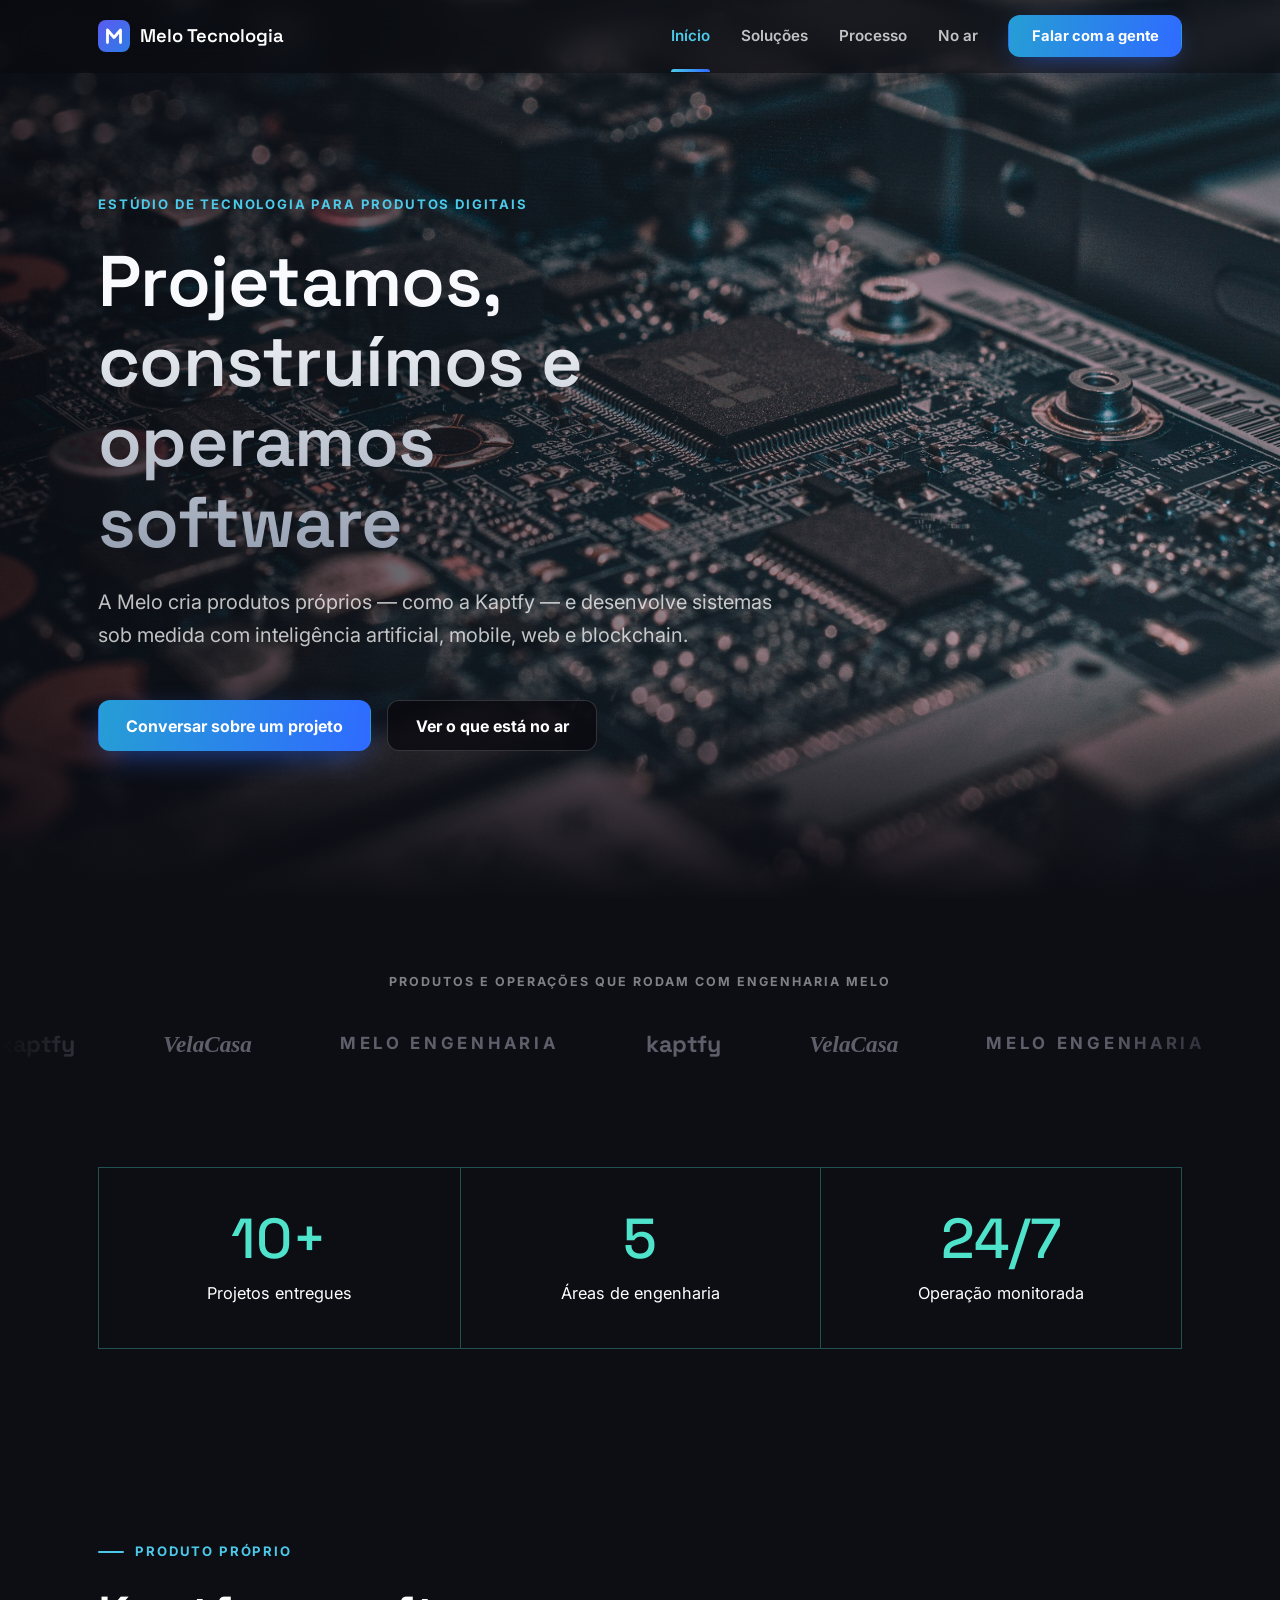
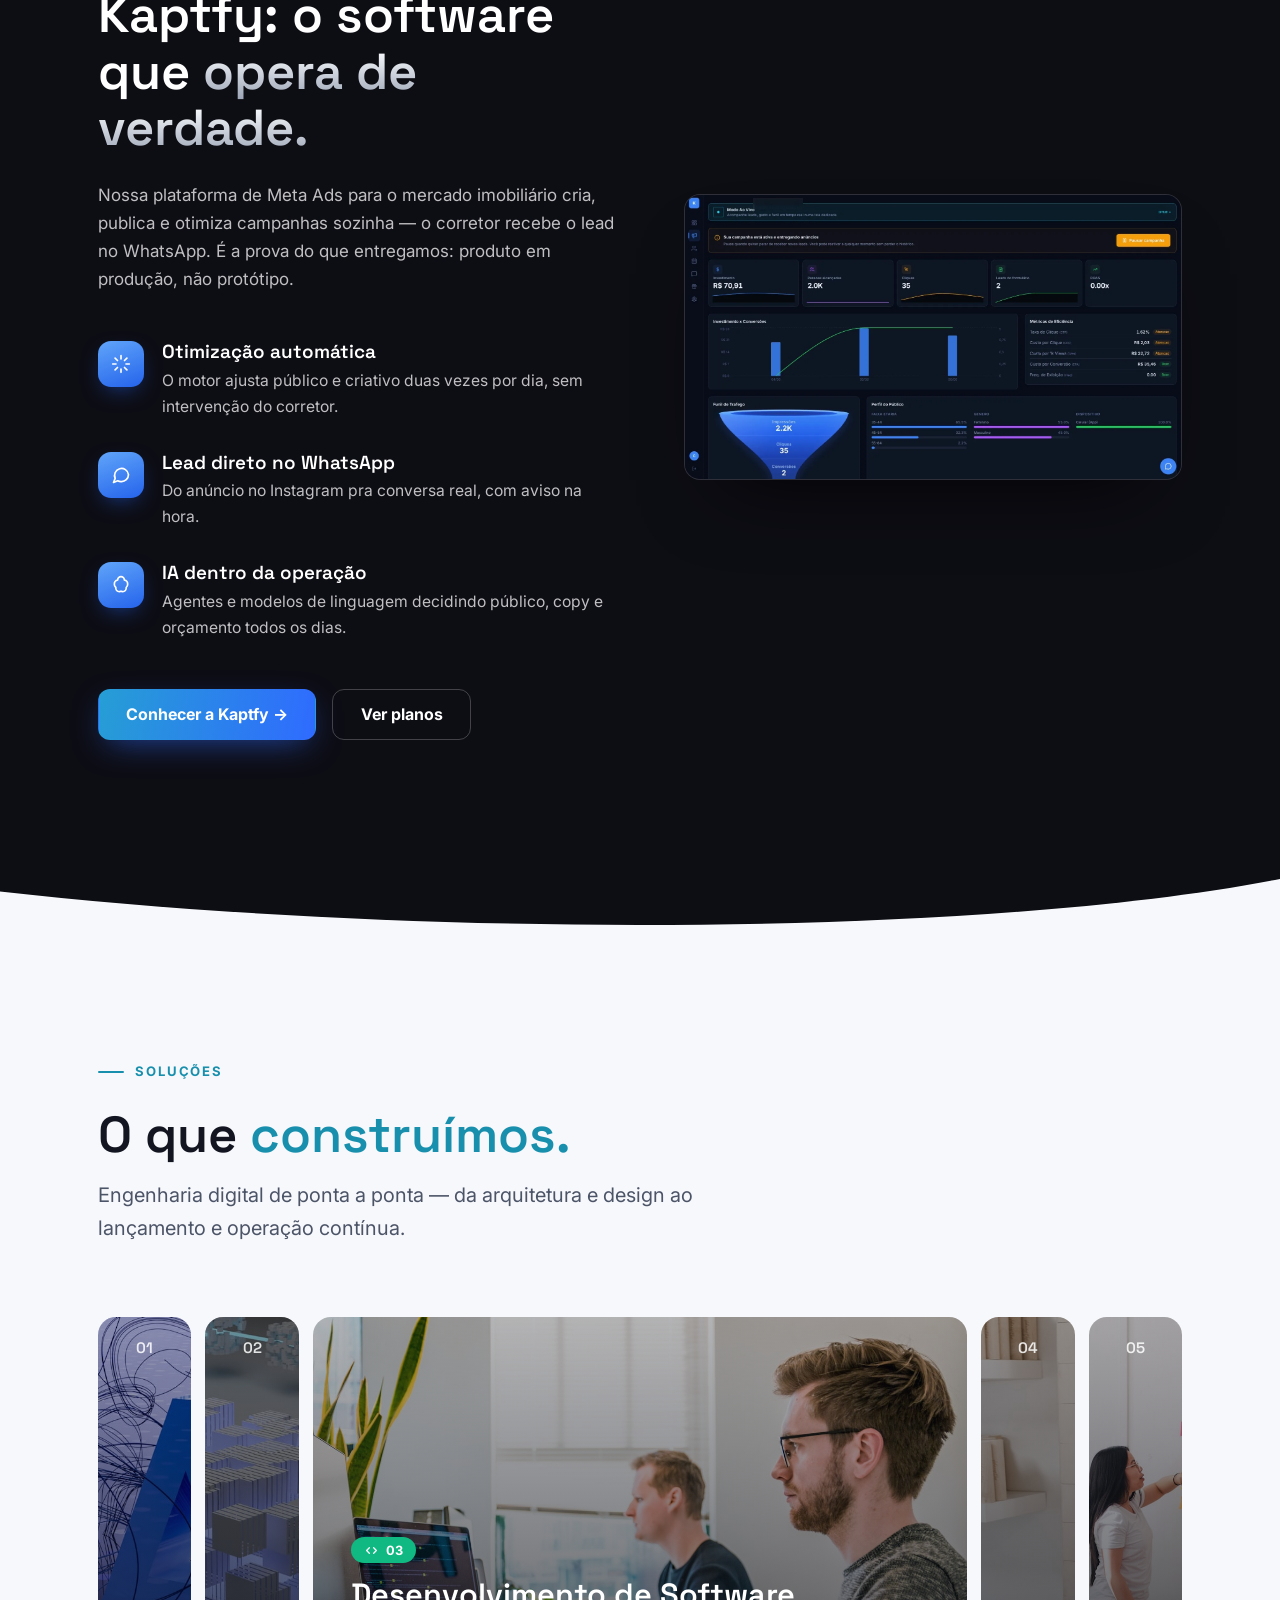
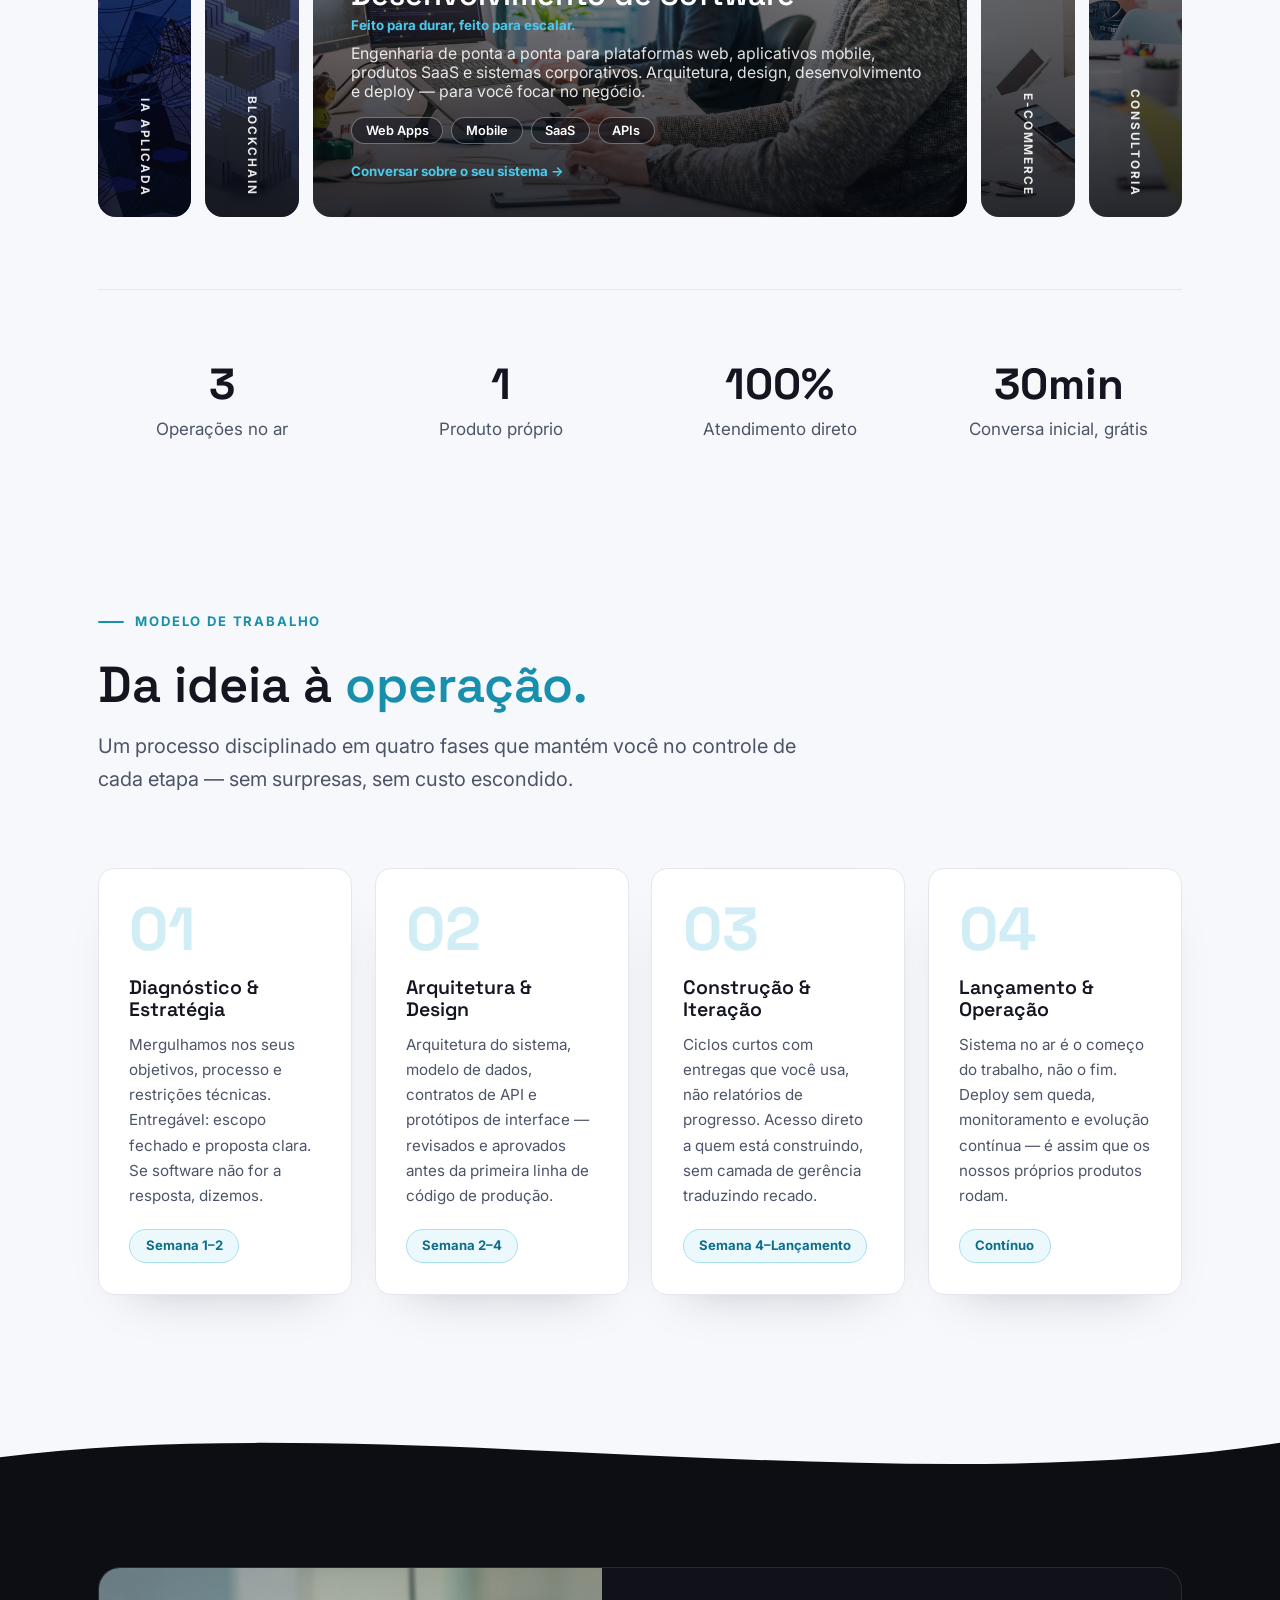
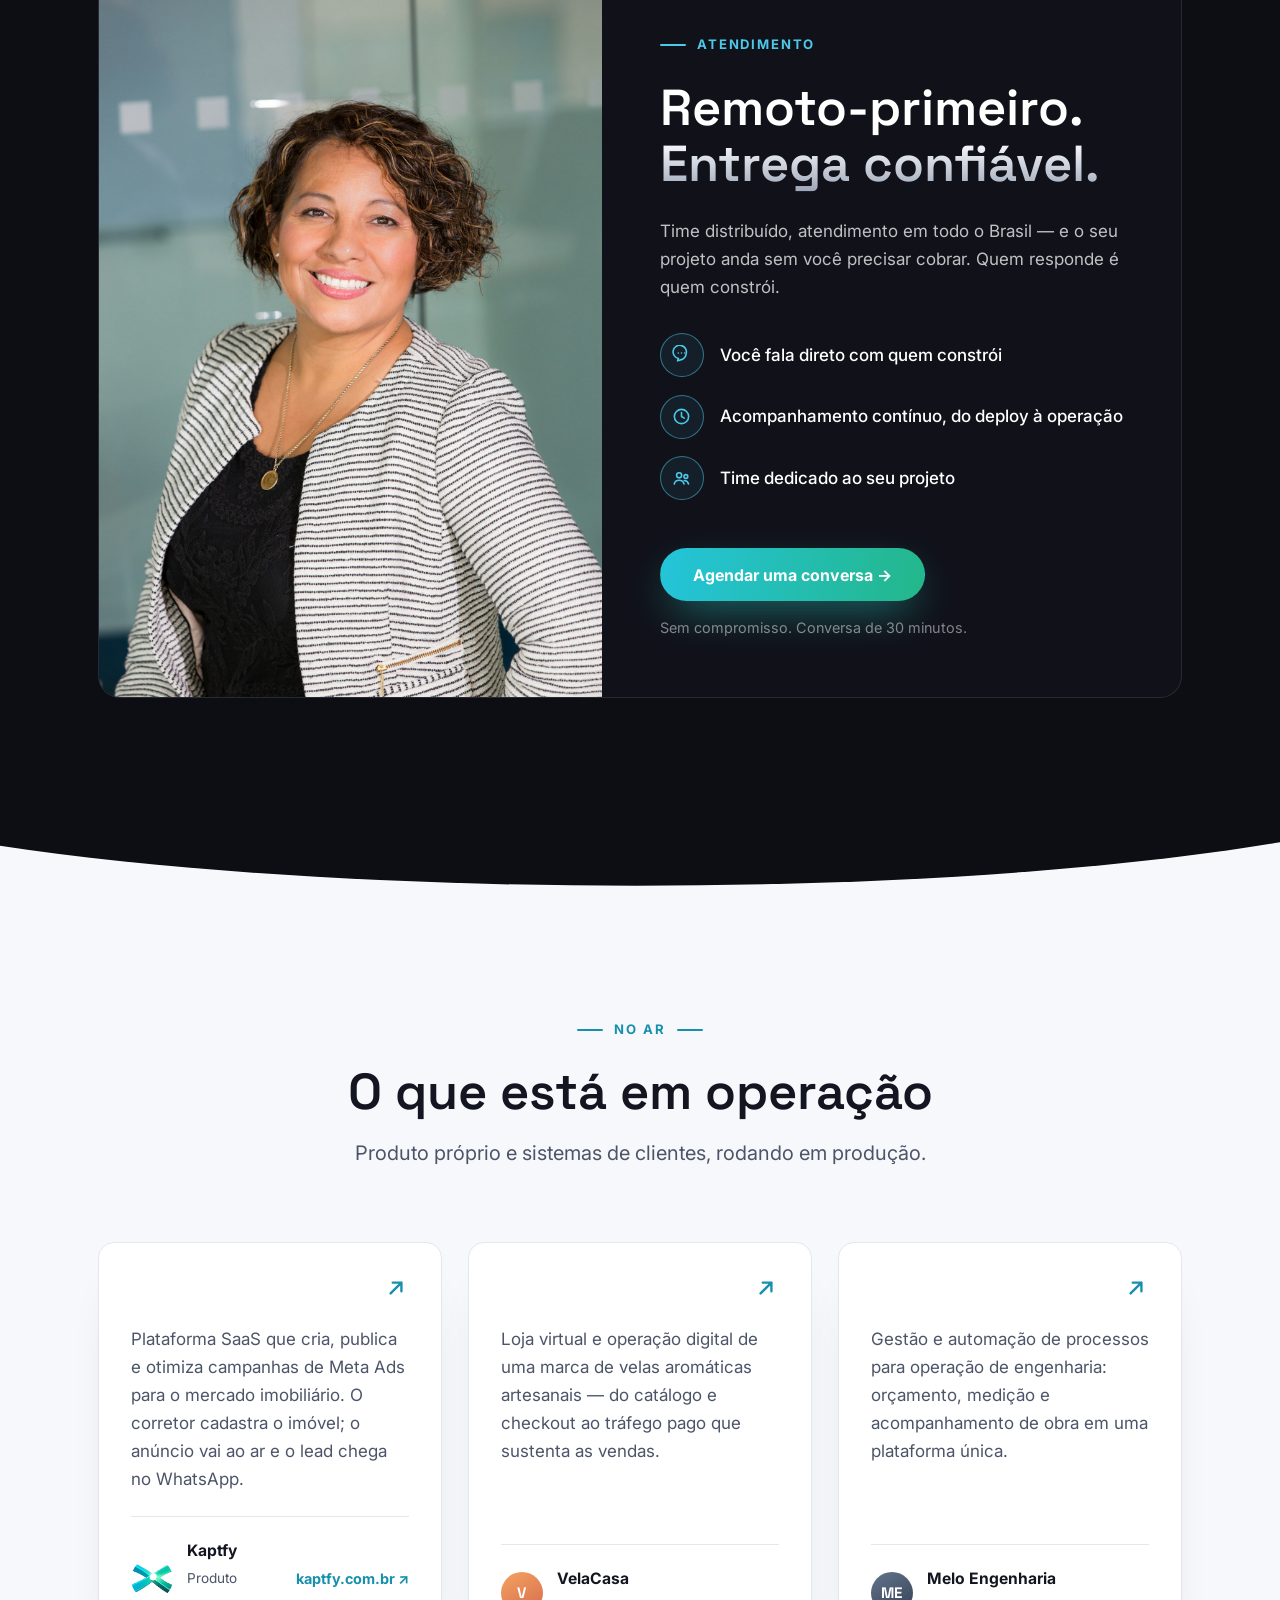
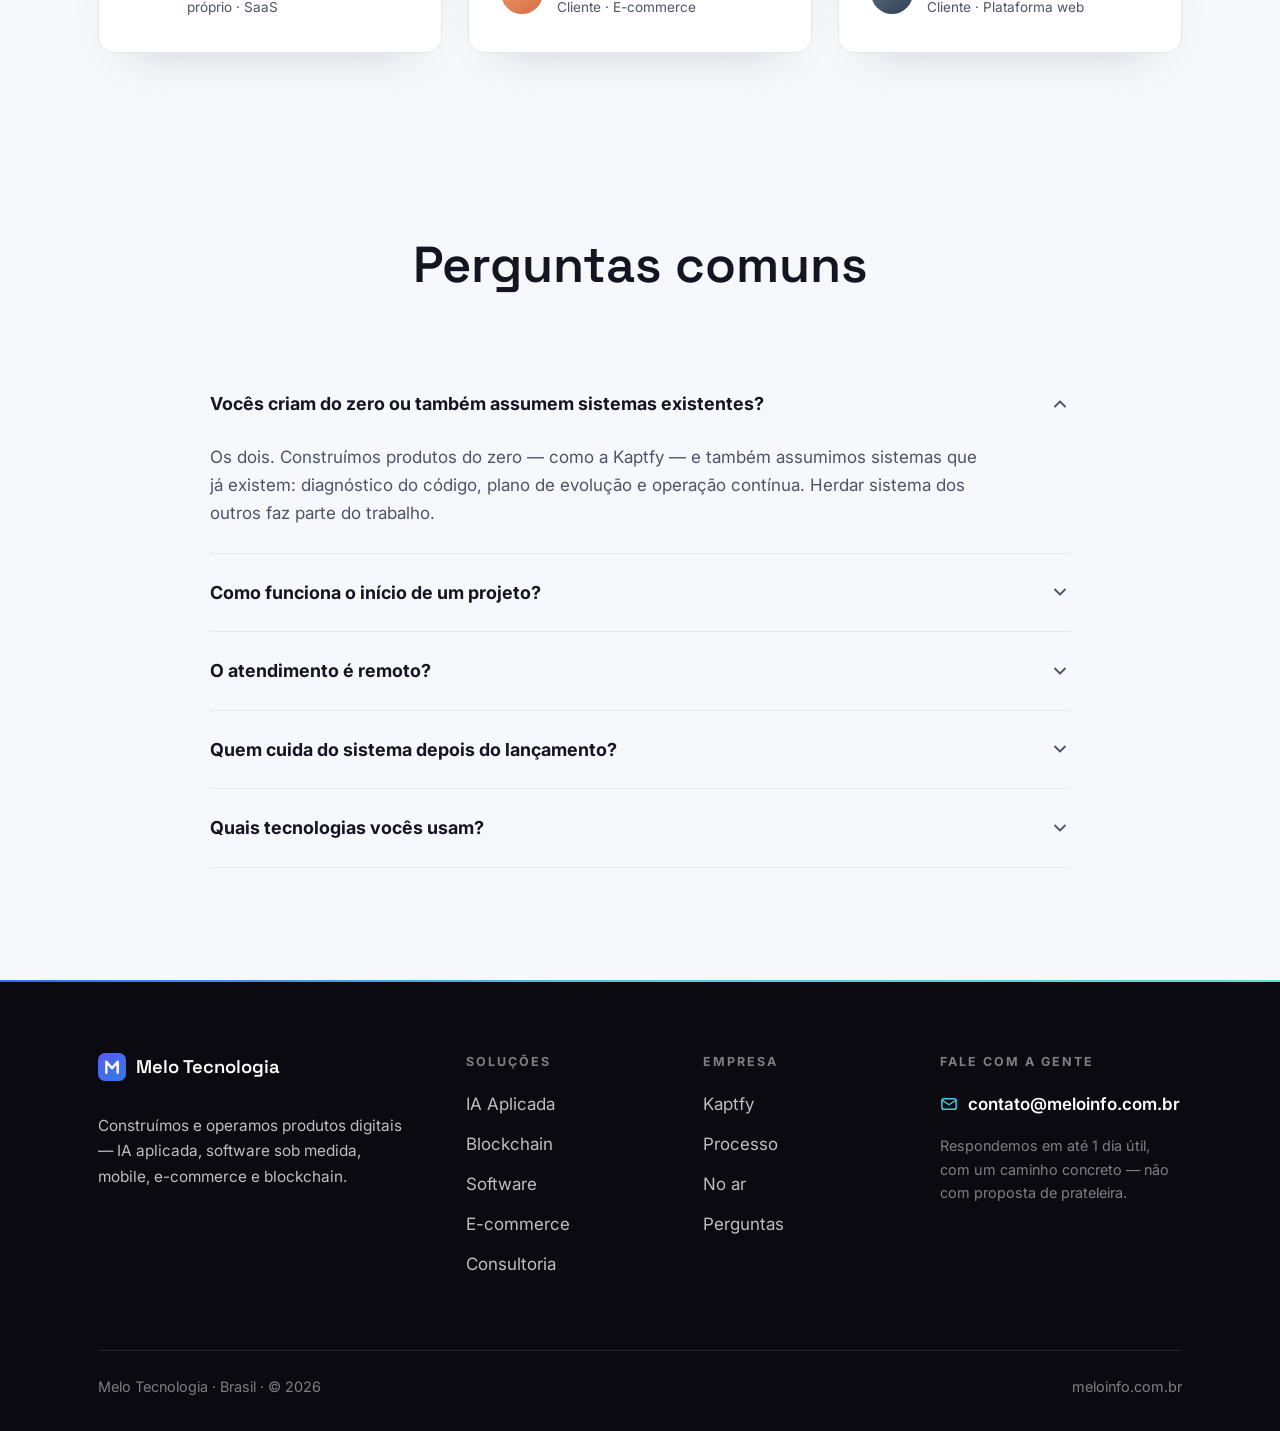
<file: index.html>
<!DOCTYPE html>
<html lang="pt-BR">
<head>
<meta charset="UTF-8">
<meta name="viewport" content="width=device-width, initial-scale=1.0">
<title>Melo Tecnologia — estúdio de software, IA e produtos digitais</title>
<meta name="google-site-verification" content="KXXx572q6Wb_3n2NCiqBeyx_y5jrbizCKg4ETqwavfs" />
<meta name="description" content="Melo Tecnologia — estúdio de software: inteligência artificial aplicada, desenvolvimento mobile e web, blockchain e consultoria técnica.">
<link rel="preconnect" href="https://fonts.googleapis.com">
<link rel="preconnect" href="https://fonts.gstatic.com" crossorigin>
<link rel="stylesheet" href="https://fonts.googleapis.com/css2?family=Space+Grotesk:wght@500;600;700&family=Inter:wght@400;500;600;700&display=swap">
<link rel="stylesheet" href="styles.css">
<link rel="icon" type="image/svg+xml" href="mark.svg">
</head>
<body id="topo">

<header class="nav" id="nav">
  <div class="wrap nav-inner">
    <a class="brand" href="#topo" aria-label="Melo Tecnologia — início">
      <svg width="32" height="32" viewBox="0 0 32 32" fill="none" aria-hidden="true">
        <rect width="32" height="32" rx="8" fill="url(#bg)"/>
        <path d="M9.5 22.5V10l6.5 7.5L22.5 10v12.5" stroke="white" stroke-width="2.8" stroke-linecap="round" stroke-linejoin="round"/>
        <defs>
          <linearGradient id="bg" x1="0" y1="0" x2="32" y2="32" gradientUnits="userSpaceOnUse">
            <stop stop-color="#5B5BF0"/>
            <stop offset="1" stop-color="#2E7BE6"/>
          </linearGradient>
        </defs>
      </svg>
      <span class="word">Melo Tecnologia</span>
    </a>
    <button class="nav-burger" id="burger" aria-label="Abrir menu" aria-expanded="false" aria-controls="menu">
      <svg width="26" height="26" viewBox="0 0 24 24" fill="none" stroke="currentColor" stroke-width="2" stroke-linecap="round"><path d="M4 7h16M4 12h16M4 17h16"/></svg>
    </button>
    <nav class="nav-links" id="menu" aria-label="Navegação principal">
      <a class="active" href="#topo">Início</a>
      <a href="#solucoes">Soluções</a>
      <a href="#processo">Processo</a>
      <a href="#trabalho">No ar</a>
      <a class="btn btn-nav" href="mailto:contato@meloinfo.com.br">Falar com a gente</a>
    </nav>
  </div>
</header>

<main>

  <section class="hero">
    <div class="hero-media" aria-hidden="true"><img src="hero-bg.jpg" alt="" fetchpriority="high"></div>
    <div class="wrap hero-inner">
      <span class="eyebrow no-dash">Estúdio de tecnologia para produtos digitais</span>
      <h1>Projetamos, construímos e operamos software</h1>
      <p class="lede">A Melo cria produtos próprios — como a Kaptfy — e desenvolve sistemas sob medida com inteligência artificial, mobile, web e blockchain.</p>
      <div class="actions">
        <a class="btn btn-grad" href="mailto:contato@meloinfo.com.br">Conversar sobre um projeto</a>
        <a class="btn btn-dark" href="#trabalho">Ver o que está no ar</a>
      </div>
    </div>
  </section>

  <section class="logos" aria-label="Marcas que rodam com a Melo">
    <p class="logos-cap">Produtos e operações que rodam com engenharia Melo</p>
    <div class="marquee">
      <div class="marquee-track">
        <span class="wordmark">kaptfy</span>
        <span class="wordmark serif">VelaCasa</span>
        <span class="wordmark caps">Melo Engenharia</span>
        <span class="wordmark">kaptfy</span>
        <span class="wordmark serif">VelaCasa</span>
        <span class="wordmark caps">Melo Engenharia</span>
        <span class="wordmark" aria-hidden="true">kaptfy</span>
        <span class="wordmark serif" aria-hidden="true">VelaCasa</span>
        <span class="wordmark caps" aria-hidden="true">Melo Engenharia</span>
        <span class="wordmark" aria-hidden="true">kaptfy</span>
        <span class="wordmark serif" aria-hidden="true">VelaCasa</span>
        <span class="wordmark caps" aria-hidden="true">Melo Engenharia</span>
      </div>
    </div>
  </section>

  <section class="stats-band">
    <div class="wrap">
      <div class="cells">
        <div class="stat"><b>10+</b><span>Projetos entregues</span></div>
        <div class="stat"><b>5</b><span>Áreas de engenharia</span></div>
        <div class="stat"><b>24/7</b><span>Operação monitorada</span></div>
      </div>
    </div>
  </section>

  <section class="product" id="produto">
    <div class="wrap grid">
      <div>
        <span class="eyebrow">Produto próprio</span>
        <h2>Kaptfy: o software que <span class="silver">opera de verdade.</span></h2>
        <p class="lede">Nossa plataforma de Meta Ads para o mercado imobiliário cria, publica e otimiza campanhas sozinha — o corretor recebe o lead no WhatsApp. É a prova do que entregamos: produto em produção, não protótipo.</p>
        <ul class="feats">
          <li>
            <span class="icon-sq" aria-hidden="true"><svg width="20" height="20" viewBox="0 0 24 24" fill="none" stroke="currentColor" stroke-width="2" stroke-linecap="round" stroke-linejoin="round"><path d="M12 2v4M12 18v4M4.9 4.9l2.9 2.9M16.2 16.2l2.9 2.9M2 12h4M18 12h4M4.9 19.1l2.9-2.9M16.2 7.8l2.9-2.9"/></svg></span>
            <div>
              <h3>Otimização automática</h3>
              <p>O motor ajusta público e criativo duas vezes por dia, sem intervenção do corretor.</p>
            </div>
          </li>
          <li>
            <span class="icon-sq" aria-hidden="true"><svg width="20" height="20" viewBox="0 0 24 24" fill="none" stroke="currentColor" stroke-width="2" stroke-linecap="round" stroke-linejoin="round"><path d="M21 11.5a8.4 8.4 0 0 1-9 8.4 8.6 8.6 0 0 1-3.9-.9L3 21l2-5a8.4 8.4 0 1 1 16-4.5z"/></svg></span>
            <div>
              <h3>Lead direto no WhatsApp</h3>
              <p>Do anúncio no Instagram pra conversa real, com aviso na hora.</p>
            </div>
          </li>
          <li>
            <span class="icon-sq" aria-hidden="true"><svg width="20" height="20" viewBox="0 0 24 24" fill="none" stroke="currentColor" stroke-width="2" stroke-linecap="round" stroke-linejoin="round"><path d="M12 2a4 4 0 0 1 4 4c2.5.5 4 2.4 4 5 0 1.6-.7 3-1.8 4 .5 3-1.7 5-4.2 5-.8 0-1.5-.2-2-.6-.5.4-1.2.6-2 .6-2.5 0-4.7-2-4.2-5A5.2 5.2 0 0 1 4 11c0-2.6 1.5-4.5 4-5a4 4 0 0 1 4-4z"/></svg></span>
            <div>
              <h3>IA dentro da operação</h3>
              <p>Agentes e modelos de linguagem decidindo público, copy e orçamento todos os dias.</p>
            </div>
          </li>
        </ul>
        <div class="actions">
          <a class="btn btn-grad" href="https://kaptfy.com.br" target="_blank" rel="noopener">Conhecer a Kaptfy →</a>
          <a class="btn btn-ghost" href="https://kaptfy.com.br/precos" target="_blank" rel="noopener">Ver planos</a>
        </div>
      </div>
      <figure class="shot">
        <img src="kaptfy-painel.webp" alt="Painel da Kaptfy em produção: métricas de investimento, alcance e leads de uma campanha imobiliária" width="1600" height="917" loading="lazy">
      </figure>
    </div>
  </section>

  <svg class="wave" viewBox="0 0 1440 100" preserveAspectRatio="none" aria-hidden="true" style="background: var(--light-bg);">
    <path fill="rgb(13,13,20)" d="M0,0 H1440 V30 C1100,96 460,96 0,44 Z"/>
  </svg>

  <section class="light" id="solucoes">
    <div class="wrap">
      <header class="sec-head">
        <span class="eyebrow">Soluções</span>
        <h2>O que <span class="tw">construímos.</span></h2>
        <p class="sub">Engenharia digital de ponta a ponta — da arquitetura e design ao lançamento e operação contínua.</p>
      </header>

      <div class="acc" id="acc">
        <button class="acc-item" style="--img:url('img/ia.jpg')" aria-expanded="false">
          <span class="acc-rail"><span class="num">01</span><span class="vt">IA Aplicada</span></span>
          <span class="acc-body">
            <span class="badge-num"><svg width="13" height="13" viewBox="0 0 24 24" fill="none" stroke="currentColor" stroke-width="2.4" stroke-linecap="round" stroke-linejoin="round"><path d="M12 2a4 4 0 0 1 4 4c2.5.5 4 2.4 4 5 0 1.6-.7 3-1.8 4 .5 3-1.7 5-4.2 5-.8 0-1.5-.2-2-.6-.5.4-1.2.6-2 .6-2.5 0-4.7-2-4.2-5A5.2 5.2 0 0 1 4 11c0-2.6 1.5-4.5 4-5a4 4 0 0 1 4-4z"/></svg> 01</span>
            <h3>IA Aplicada</h3>
            <p class="acc-tag">Inteligência dentro da operação.</p>
            <p class="acc-desc">Agentes e automações com modelos de linguagem no fluxo real de trabalho — decidindo, escrevendo e executando com supervisão humana onde importa. É o que roda na Kaptfy todos os dias.</p>
            <span class="acc-pills"><span>Agentes</span><span>LLMs</span><span>Automação</span></span>
            <span class="acc-more">Conversar sobre IA →</span>
          </span>
        </button>

        <button class="acc-item" style="--img:url('img/blockchain.jpg')" aria-expanded="false">
          <span class="acc-rail"><span class="num">02</span><span class="vt">Blockchain</span></span>
          <span class="acc-body">
            <span class="badge-num"><svg width="13" height="13" viewBox="0 0 24 24" fill="none" stroke="currentColor" stroke-width="2.4" stroke-linecap="round" stroke-linejoin="round"><rect x="3" y="3" width="7" height="7" rx="1.5"/><rect x="14" y="14" width="7" height="7" rx="1.5"/><path d="M10 6.5h2.5A1.5 1.5 0 0 1 14 8v2.5M14 17.5h-2.5A1.5 1.5 0 0 1 10 16v-2.5"/></svg> 02</span>
            <h3>Blockchain</h3>
            <p class="acc-tag">Engenharia, não especulação.</p>
            <p class="acc-desc">Smart contracts escritos para serem auditados, infraestrutura de rede — nós, RPC, indexação — e integração de pagamentos com cripto em produtos existentes.</p>
            <span class="acc-pills"><span>Smart Contracts</span><span>Web3</span><span>Infra de rede</span></span>
            <span class="acc-more">Conversar sobre Web3 →</span>
          </span>
        </button>

        <button class="acc-item is-active" style="--img:url('img/software.jpg')" aria-expanded="true">
          <span class="acc-rail"><span class="num">03</span><span class="vt">Software</span></span>
          <span class="acc-body">
            <span class="badge-num"><svg width="13" height="13" viewBox="0 0 24 24" fill="none" stroke="currentColor" stroke-width="2.4" stroke-linecap="round" stroke-linejoin="round"><path d="m8 7-5 5 5 5M16 7l5 5-5 5"/></svg> 03</span>
            <h3>Desenvolvimento de Software</h3>
            <p class="acc-tag">Feito para durar, feito para escalar.</p>
            <p class="acc-desc">Engenharia de ponta a ponta para plataformas web, aplicativos mobile, produtos SaaS e sistemas corporativos. Arquitetura, design, desenvolvimento e deploy — para você focar no negócio.</p>
            <span class="acc-pills"><span>Web Apps</span><span>Mobile</span><span>SaaS</span><span>APIs</span></span>
            <span class="acc-more">Conversar sobre o seu sistema →</span>
          </span>
        </button>

        <button class="acc-item" style="--img:url('img/ecommerce.jpg')" aria-expanded="false">
          <span class="acc-rail"><span class="num">04</span><span class="vt">E-commerce</span></span>
          <span class="acc-body">
            <span class="badge-num"><svg width="13" height="13" viewBox="0 0 24 24" fill="none" stroke="currentColor" stroke-width="2.4" stroke-linecap="round" stroke-linejoin="round"><circle cx="9" cy="20" r="1.5"/><circle cx="18" cy="20" r="1.5"/><path d="M2.5 3.5h3l2.7 12h10.3l2-8.5H6.2"/></svg> 04</span>
            <h3>E-commerce</h3>
            <p class="acc-tag">Da vitrine ao pagamento.</p>
            <p class="acc-desc">Loja, checkout, meios de pagamento e operação digital — catálogo, frete e tráfego pago trabalhando juntos. Como fazemos na VelaCasa.</p>
            <span class="acc-pills"><span>Lojas</span><span>Pagamentos</span><span>Operação</span></span>
            <span class="acc-more">Conversar sobre a sua loja →</span>
          </span>
        </button>

        <button class="acc-item" style="--img:url('img/consultoria.jpg')" aria-expanded="false">
          <span class="acc-rail"><span class="num">05</span><span class="vt">Consultoria</span></span>
          <span class="acc-body">
            <span class="badge-num"><svg width="13" height="13" viewBox="0 0 24 24" fill="none" stroke="currentColor" stroke-width="2.4" stroke-linecap="round" stroke-linejoin="round"><circle cx="12" cy="8" r="3.5"/><path d="M4.5 20c.8-3.4 3.9-5.5 7.5-5.5s6.7 2.1 7.5 5.5"/></svg> 05</span>
            <h3>Consultoria Técnica</h3>
            <p class="acc-tag">Uma segunda opinião de quem constrói.</p>
            <p class="acc-desc">Revisão de arquitetura, performance e segurança com recomendação executável — e a opção de implementar com você, capacitando o seu time no caminho.</p>
            <span class="acc-pills"><span>Arquitetura</span><span>Performance</span><span>Segurança</span></span>
            <span class="acc-more">Pedir uma revisão →</span>
          </span>
        </button>
      </div>

      <div class="stats-row">
        <div><b>3</b><span>Operações no ar</span></div>
        <div><b>1</b><span>Produto próprio</span></div>
        <div><b>100%</b><span>Atendimento direto</span></div>
        <div><b>30min</b><span>Conversa inicial, grátis</span></div>
      </div>
    </div>
  </section>

  <section class="light tight" id="processo">
    <div class="wrap">
      <header class="sec-head">
        <span class="eyebrow">Modelo de trabalho</span>
        <h2>Da ideia à <span class="tw">operação.</span></h2>
        <p class="sub">Um processo disciplinado em quatro fases que mantém você no controle de cada etapa — sem surpresas, sem custo escondido.</p>
      </header>

      <div class="phases">
        <article class="phase">
          <span class="ghost" aria-hidden="true">01</span>
          <h3>Diagnóstico &amp; Estratégia</h3>
          <p>Mergulhamos nos seus objetivos, processo e restrições técnicas. Entregável: escopo fechado e proposta clara. Se software não for a resposta, dizemos.</p>
          <span class="wk">Semana 1–2</span>
        </article>
        <article class="phase">
          <span class="ghost" aria-hidden="true">02</span>
          <h3>Arquitetura &amp; Design</h3>
          <p>Arquitetura do sistema, modelo de dados, contratos de API e protótipos de interface — revisados e aprovados antes da primeira linha de código de produção.</p>
          <span class="wk">Semana 2–4</span>
        </article>
        <article class="phase">
          <span class="ghost" aria-hidden="true">03</span>
          <h3>Construção &amp; Iteração</h3>
          <p>Ciclos curtos com entregas que você usa, não relatórios de progresso. Acesso direto a quem está construindo, sem camada de gerência traduzindo recado.</p>
          <span class="wk">Semana 4–Lançamento</span>
        </article>
        <article class="phase">
          <span class="ghost" aria-hidden="true">04</span>
          <h3>Lançamento &amp; Operação</h3>
          <p>Sistema no ar é o começo do trabalho, não o fim. Deploy sem queda, monitoramento e evolução contínua — é assim que os nossos próprios produtos rodam.</p>
          <span class="wk">Contínuo</span>
        </article>
      </div>
    </div>
  </section>

  <svg class="wave" viewBox="0 0 1440 100" preserveAspectRatio="none" aria-hidden="true" style="background: var(--light-bg);">
    <path fill="rgb(13,13,20)" d="M0,100 H1440 V40 C1000,108 420,2 0,56 Z"/>
  </svg>

  <section class="reach" id="atendimento">
    <div class="wrap">
      <div class="reach-card">
        <div class="reach-photo">
          <img src="img/atendimento.jpg" alt="Atendimento direto: conversa de trabalho em andamento" loading="lazy">
        </div>
        <div class="reach-body">
          <span class="eyebrow">Atendimento</span>
          <h2>Remoto-primeiro.<br><span class="silver">Entrega confiável.</span></h2>
          <p class="lede">Time distribuído, atendimento em todo o Brasil — e o seu projeto anda sem você precisar cobrar. Quem responde é quem constrói.</p>
          <ul class="blts">
            <li><span class="blt-ic" aria-hidden="true"><svg width="19" height="19" viewBox="0 0 24 24" fill="none" stroke="currentColor" stroke-width="2" stroke-linecap="round" stroke-linejoin="round"><path d="M14 9.5a8.4 8.4 0 0 1-7.5 8.3L3 19l1.2-3A8.4 8.4 0 1 1 14 9.5z" transform="translate(4 1)"/><path d="M8 10h.01M12 10h.01M16 10h.01"/></svg></span>Você fala direto com quem constrói</li>
            <li><span class="blt-ic" aria-hidden="true"><svg width="19" height="19" viewBox="0 0 24 24" fill="none" stroke="currentColor" stroke-width="2" stroke-linecap="round" stroke-linejoin="round"><circle cx="12" cy="12" r="9"/><path d="M12 7v5l3.5 2"/></svg></span>Acompanhamento contínuo, do deploy à operação</li>
            <li><span class="blt-ic" aria-hidden="true"><svg width="19" height="19" viewBox="0 0 24 24" fill="none" stroke="currentColor" stroke-width="2" stroke-linecap="round" stroke-linejoin="round"><circle cx="9" cy="8" r="3.2"/><path d="M2.8 19c.7-2.9 3.2-4.8 6.2-4.8s5.5 1.9 6.2 4.8"/><circle cx="17.5" cy="9.5" r="2.4"/><path d="M15.5 14.6c2.6.2 4.8 1.9 5.4 4.4"/></svg></span>Time dedicado ao seu projeto</li>
          </ul>
          <div class="actions">
            <a class="btn btn-pill" href="mailto:contato@meloinfo.com.br">Agendar uma conversa →</a>
          </div>
          <p class="micro">Sem compromisso. Conversa de 30 minutos.</p>
        </div>
      </div>
    </div>
  </section>

  <svg class="wave" viewBox="0 0 1440 100" preserveAspectRatio="none" aria-hidden="true" style="background: var(--light-bg);">
    <path fill="rgb(13,13,20)" d="M0,0 H1440 V36 C1060,100 400,100 0,40 Z"/>
  </svg>

  <section class="light" id="trabalho">
    <div class="wrap">
      <header class="sec-head center">
        <span class="eyebrow center">No ar</span>
        <h2>O que está em operação</h2>
        <p class="sub">Produto próprio e sistemas de clientes, rodando em produção.</p>
      </header>

      <div class="cases">
        <article class="case">
          <span class="mark" aria-hidden="true"><svg width="26" height="26" viewBox="0 0 24 24" fill="none" stroke="currentColor" stroke-width="2.2" stroke-linecap="round" stroke-linejoin="round"><path d="M7 17 17 7M9 7h8v8"/></svg></span>
          <p>Plataforma SaaS que cria, publica e otimiza campanhas de Meta Ads para o mercado imobiliário. O corretor cadastra o imóvel; o anúncio vai ao ar e o lead chega no WhatsApp.</p>
          <div class="sep" aria-hidden="true"></div>
          <div class="case-foot">
            <span class="avatar"><img src="img/kaptfy-icon.png" alt=""></span>
            <div><b>Kaptfy</b><small>Produto próprio · SaaS</small></div>
            <a class="case-link" href="https://kaptfy.com.br" target="_blank" rel="noopener">kaptfy.com.br ↗</a>
          </div>
        </article>

        <article class="case">
          <span class="mark" aria-hidden="true"><svg width="26" height="26" viewBox="0 0 24 24" fill="none" stroke="currentColor" stroke-width="2.2" stroke-linecap="round" stroke-linejoin="round"><path d="M7 17 17 7M9 7h8v8"/></svg></span>
          <p>Loja virtual e operação digital de uma marca de velas aromáticas artesanais — do catálogo e checkout ao tráfego pago que sustenta as vendas.</p>
          <div class="sep" aria-hidden="true"></div>
          <div class="case-foot">
            <span class="avatar v">V</span>
            <div><b>VelaCasa</b><small>Cliente · E-commerce</small></div>
          </div>
        </article>

        <article class="case">
          <span class="mark" aria-hidden="true"><svg width="26" height="26" viewBox="0 0 24 24" fill="none" stroke="currentColor" stroke-width="2.2" stroke-linecap="round" stroke-linejoin="round"><path d="M7 17 17 7M9 7h8v8"/></svg></span>
          <p>Gestão e automação de processos para operação de engenharia: orçamento, medição e acompanhamento de obra em uma plataforma única.</p>
          <div class="sep" aria-hidden="true"></div>
          <div class="case-foot">
            <span class="avatar me">ME</span>
            <div><b>Melo Engenharia</b><small>Cliente · Plataforma web</small></div>
          </div>
        </article>
      </div>
    </div>
  </section>

  <section class="light tight" id="faq">
    <div class="wrap">
      <header class="sec-head center">
        <h2>Perguntas comuns</h2>
      </header>
      <div class="faq-list">
        <details class="faq-item" open>
          <summary>Vocês criam do zero ou também assumem sistemas existentes?<svg width="20" height="20" viewBox="0 0 24 24" fill="none" stroke="currentColor" stroke-width="2.2" stroke-linecap="round" stroke-linejoin="round" aria-hidden="true"><path d="m6 9 6 6 6-6"/></svg></summary>
          <p class="a">Os dois. Construímos produtos do zero — como a Kaptfy — e também assumimos sistemas que já existem: diagnóstico do código, plano de evolução e operação contínua. Herdar sistema dos outros faz parte do trabalho.</p>
        </details>
        <details class="faq-item">
          <summary>Como funciona o início de um projeto?<svg width="20" height="20" viewBox="0 0 24 24" fill="none" stroke="currentColor" stroke-width="2.2" stroke-linecap="round" stroke-linejoin="round" aria-hidden="true"><path d="m6 9 6 6 6-6"/></svg></summary>
          <p class="a">Começa com uma conversa de 30 minutos, sem compromisso. Depois vem o diagnóstico (semana 1–2) com escopo fechado e proposta clara — você sabe o que vai receber e quanto custa antes de qualquer linha de código.</p>
        </details>
        <details class="faq-item">
          <summary>O atendimento é remoto?<svg width="20" height="20" viewBox="0 0 24 24" fill="none" stroke="currentColor" stroke-width="2.2" stroke-linecap="round" stroke-linejoin="round" aria-hidden="true"><path d="m6 9 6 6 6-6"/></svg></summary>
          <p class="a">Sim, remoto-primeiro, atendendo todo o Brasil. Reuniões por vídeo, entregas contínuas que você acompanha em ambiente de teste, e comunicação direta com quem está construindo — sem intermediário.</p>
        </details>
        <details class="faq-item">
          <summary>Quem cuida do sistema depois do lançamento?<svg width="20" height="20" viewBox="0 0 24 24" fill="none" stroke="currentColor" stroke-width="2.2" stroke-linecap="round" stroke-linejoin="round" aria-hidden="true"><path d="m6 9 6 6 6-6"/></svg></summary>
          <p class="a">A gente. Lançar é o começo: monitoramento, correções e evolução contínua fazem parte do modelo — é assim que os nossos próprios produtos rodam. Você pode internalizar depois, com o seu time capacitado no caminho.</p>
        </details>
        <details class="faq-item">
          <summary>Quais tecnologias vocês usam?<svg width="20" height="20" viewBox="0 0 24 24" fill="none" stroke="currentColor" stroke-width="2.2" stroke-linecap="round" stroke-linejoin="round" aria-hidden="true"><path d="m6 9 6 6 6-6"/></svg></summary>
          <p class="a">TypeScript de ponta a ponta — Node.js e NestJS no backend, React e Next.js na web, React Native no mobile. IA com os principais modelos de linguagem do mercado, Solidity para smart contracts e infraestrutura em nuvem com deploy contínuo.</p>
        </details>
      </div>
    </div>
  </section>

</main>

<footer class="foot">
  <div class="wrap">
    <div class="foot-grid">
      <div>
        <a class="brand" href="#topo" aria-label="Melo Tecnologia — voltar ao topo">
          <svg width="28" height="28" viewBox="0 0 32 32" fill="none" aria-hidden="true">
            <rect width="32" height="32" rx="8" fill="url(#bgf)"/>
            <path d="M9.5 22.5V10l6.5 7.5L22.5 10v12.5" stroke="white" stroke-width="2.8" stroke-linecap="round" stroke-linejoin="round"/>
            <defs>
              <linearGradient id="bgf" x1="0" y1="0" x2="32" y2="32" gradientUnits="userSpaceOnUse">
                <stop stop-color="#5B5BF0"/>
                <stop offset="1" stop-color="#2E7BE6"/>
              </linearGradient>
            </defs>
          </svg>
          <span class="word">Melo Tecnologia</span>
        </a>
        <p class="blurb">Construímos e operamos produtos digitais — IA aplicada, software sob medida, mobile, e-commerce e blockchain.</p>
      </div>
      <div>
        <h4>Soluções</h4>
        <ul>
          <li><a href="#solucoes">IA Aplicada</a></li>
          <li><a href="#solucoes">Blockchain</a></li>
          <li><a href="#solucoes">Software</a></li>
          <li><a href="#solucoes">E-commerce</a></li>
          <li><a href="#solucoes">Consultoria</a></li>
        </ul>
      </div>
      <div>
        <h4>Empresa</h4>
        <ul>
          <li><a href="https://kaptfy.com.br" target="_blank" rel="noopener">Kaptfy</a></li>
          <li><a href="#processo">Processo</a></li>
          <li><a href="#trabalho">No ar</a></li>
          <li><a href="#faq">Perguntas</a></li>
        </ul>
      </div>
      <div>
        <h4>Fale com a gente</h4>
        <a class="mailrow" href="mailto:contato@meloinfo.com.br">
          <svg width="18" height="18" viewBox="0 0 24 24" fill="none" stroke="currentColor" stroke-width="2" stroke-linecap="round" stroke-linejoin="round" aria-hidden="true"><rect x="2.5" y="5" width="19" height="14" rx="2.5"/><path d="m3 7 9 6 9-6"/></svg>
          contato@meloinfo.com.br
        </a>
        <p class="micro">Respondemos em até 1 dia útil, com um caminho concreto — não com proposta de prateleira.</p>
      </div>
    </div>
    <div class="foot-bottom">
      <span>Melo Tecnologia · Brasil · © 2026</span>
      <span>meloinfo.com.br</span>
    </div>
  </div>
</footer>

<button class="to-top" id="toTop" aria-label="Voltar ao topo">
  <svg width="20" height="20" viewBox="0 0 24 24" fill="none" stroke="currentColor" stroke-width="2.2" stroke-linecap="round" stroke-linejoin="round"><path d="m6 14 6-6 6 6"/></svg>
</button>

<script src="script.js" defer></script>

</body>
</html>
</file>
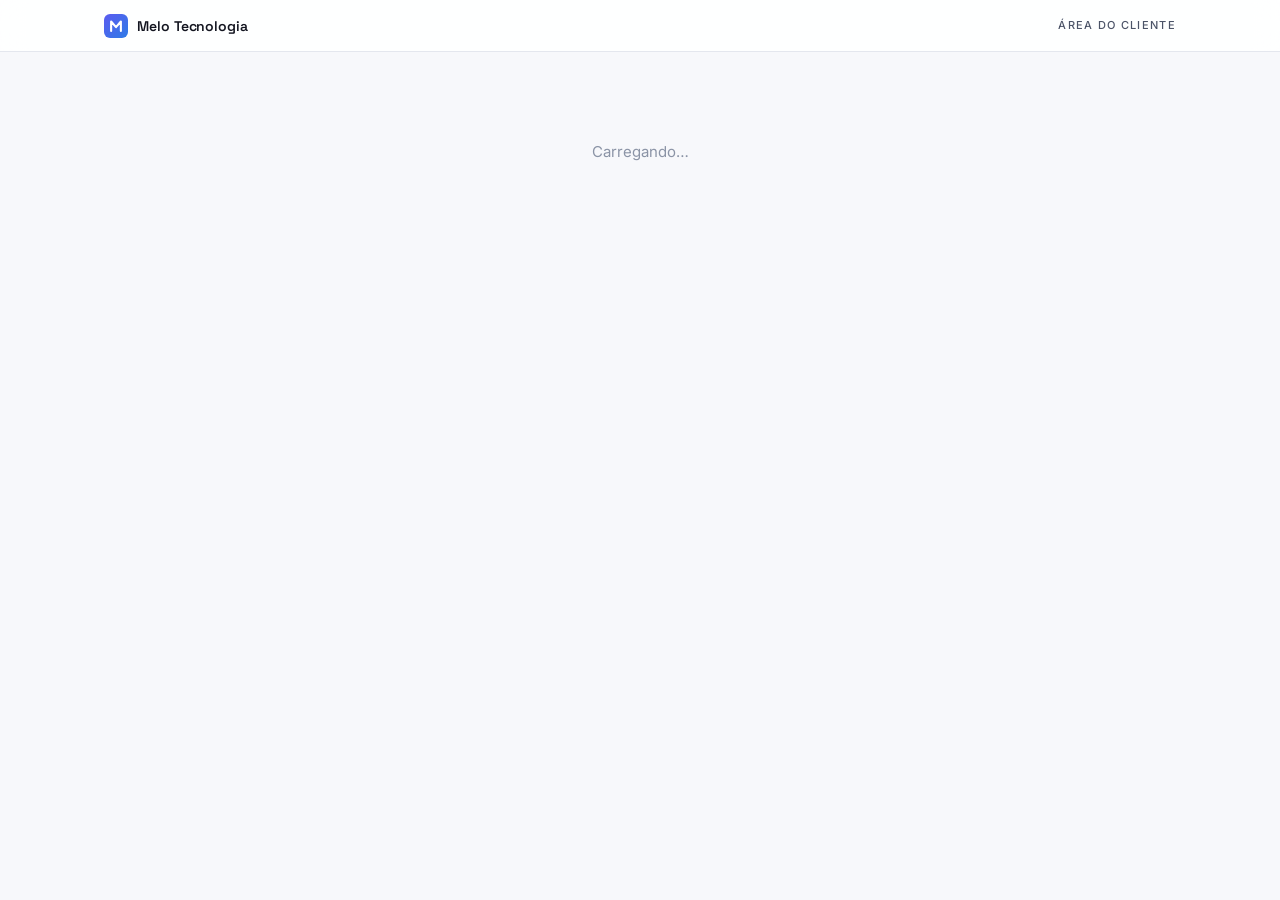
<file: cliente/index.html>
<!DOCTYPE html>
<html lang="pt-BR">
<head>
<meta charset="UTF-8">
<meta name="viewport" content="width=device-width, initial-scale=1.0, viewport-fit=cover">
<title>Área do cliente — Melo Tecnologia</title>
<meta name="robots" content="noindex, nofollow">
<meta name="theme-color" content="#ffffff">
<link rel="preconnect" href="https://fonts.googleapis.com">
<link rel="preconnect" href="https://fonts.gstatic.com" crossorigin>
<link rel="stylesheet" href="https://fonts.googleapis.com/css2?family=Space+Grotesk:wght@500;600;700&family=Inter:wght@400;500;600&display=swap">
<link rel="stylesheet" href="../tokens.css">
<link rel="icon" type="image/svg+xml" href="../mark.svg">
<style>
*{box-sizing:border-box}
html,body{max-width:100%;overflow-x:hidden}
html{-webkit-text-size-adjust:100%}
body{margin:0;background:var(--light-bg);color:var(--light-text);font-family:var(--font-body);font-size:1rem;line-height:1.6;-webkit-font-smoothing:antialiased;-moz-osx-font-smoothing:grayscale}
a{color:inherit}
.oculto{display:none!important}
b,strong{font-weight:600}

:root{
  --h-topo:52px;
  --r-card:14px;
  --r-ctl:10px;
  --wash:rgb(246,248,251);
  --wash-2:rgb(240,243,248);
  --line-forte:rgb(212,218,229);
  --ink-3:rgb(139,148,166);
  --sh-1:0 1px 2px rgba(19,21,32,.045);
  --sh-2:0 1px 2px rgba(19,21,32,.05),0 10px 22px -14px rgba(19,21,32,.3);
  --sh-3:0 1px 2px rgba(19,21,32,.05),0 22px 44px -26px rgba(19,21,32,.45);
  --anel:0 0 0 3px rgba(47,107,255,.16);
}
:focus-visible{outline:2px solid var(--color-accent);outline-offset:2px;border-radius:8px}
@keyframes girar{to{transform:rotate(360deg)}}
@keyframes surgir{from{opacity:0;transform:translateY(-4px)}to{opacity:1;transform:none}}

/* ---------- barra de topo ---------- */
.topo{position:sticky;top:0;z-index:30;height:var(--h-topo);background:rgba(255,255,255,.88);backdrop-filter:saturate(180%) blur(12px);-webkit-backdrop-filter:saturate(180%) blur(12px);border-bottom:1px solid var(--light-line)}
.topo-in{max-width:1120px;margin:0 auto;padding:0 16px;height:var(--h-topo);display:flex;align-items:center;gap:12px}
.marca{display:flex;align-items:center;gap:9px;min-height:44px;text-decoration:none;font-family:var(--font-display);font-weight:600;font-size:.875rem;letter-spacing:-.005em;white-space:nowrap;transition:opacity var(--dur-short) var(--ease-out)}
.marca:hover{opacity:.7}
.topo-fim{margin-left:auto;display:flex;align-items:center;gap:10px}
.doc{display:none;font-size:.6875rem;letter-spacing:.12em;text-transform:uppercase;color:var(--light-text-2);font-weight:500}
.sair{display:inline-flex;align-items:center;min-height:44px;padding:0 11px;margin:0 -3px;border-radius:9px;font-size:.8125rem;font-weight:500;color:var(--light-text-2);background:none;border:1px solid transparent;cursor:pointer;font-family:inherit;transition:color var(--dur-short) var(--ease-out),background var(--dur-short) var(--ease-out),border-color var(--dur-short) var(--ease-out)}
.sair:hover{color:var(--light-text);background:var(--wash);border-color:var(--light-line)}
.sair:active{background:var(--wash-2)}

/* ---------- login ---------- */
.centro{max-width:420px;margin:44px auto;padding:0 20px}
.cartao{background:#fff;border:1px solid var(--light-line);border-radius:var(--radius-lg);padding:28px 24px;box-shadow:var(--sh-3)}
.centro h1{font-family:var(--font-display);font-size:1.375rem;line-height:1.2;letter-spacing:-.02em;margin:0 0 8px;font-weight:600}
.centro p{color:var(--light-text-2);font-size:.9375rem;line-height:1.6;margin:0 0 22px}
.chave{width:40px;height:40px;border-radius:11px;background:var(--light-pill-bg);border:1px solid var(--light-pill-line);color:var(--light-teal-ink);display:grid;place-items:center;margin-bottom:16px}
.centro .erro,.centro .ok-msg{display:flex;gap:8px;margin:14px 0 0;font-size:.875rem;line-height:1.5;border-radius:var(--r-ctl);padding:11px 13px;animation:surgir var(--dur-short) var(--ease-out)}
.centro .erro{color:rgb(168,46,34);background:rgb(253,244,242);border:1px solid rgb(245,213,207);border-left:3px solid rgb(202,64,49)}
.centro .ok-msg{color:var(--light-teal-ink);background:var(--light-pill-bg);border:1px solid var(--light-pill-line);border-left:3px solid var(--light-teal)}
.carregando{margin-top:88px}
.carregando p{color:var(--ink-3);font-size:.9375rem;text-align:center;margin:0}

/* ---------- controles ---------- */
label{display:block;font-size:.8125rem;font-weight:600;letter-spacing:-.005em;margin:0 0 7px}
input,textarea{font-family:inherit;font-size:1rem;width:100%;padding:11px 13px;min-height:48px;border:1px solid var(--line-forte);border-radius:var(--r-ctl);background:#fff;color:var(--light-text);transition:border-color var(--dur-short) var(--ease-out),box-shadow var(--dur-short) var(--ease-out)}
input::placeholder,textarea::placeholder{color:rgb(158,166,182)}
input:hover,textarea:hover{border-color:rgb(190,198,213)}
input:focus,textarea:focus{outline:0;border-color:var(--color-accent);box-shadow:var(--anel)}
textarea{min-height:92px;line-height:1.55;resize:vertical}
.btn{position:relative;display:inline-flex;align-items:center;justify-content:center;gap:8px;background:var(--color-accent);color:#fff;border:1px solid transparent;font-family:inherit;font-weight:600;font-size:.9375rem;line-height:1;min-height:48px;padding:0 20px;border-radius:var(--r-ctl);cursor:pointer;text-decoration:none;white-space:nowrap;box-shadow:0 1px 2px rgba(19,21,32,.12);transition:background var(--dur-short) var(--ease-out),box-shadow var(--dur-short) var(--ease-out),transform var(--dur-short) var(--ease-out)}
.btn:hover{background:var(--color-accent-hover);box-shadow:0 2px 6px rgba(47,107,255,.28)}
.btn:active{transform:translateY(1px);box-shadow:0 1px 1px rgba(19,21,32,.12)}
.btn:disabled{color:transparent;cursor:progress;box-shadow:none;transform:none}
.btn:disabled::after{content:"";position:absolute;top:50%;left:50%;width:16px;height:16px;margin:-8px 0 0 -8px;border-radius:50%;border:2px solid rgba(255,255,255,.38);border-top-color:#fff;animation:girar .7s linear infinite}
.btn.full{width:100%;margin-top:16px}
.btn.ghost{background:#fff;color:var(--light-text);border-color:var(--line-forte);font-size:.875rem;min-height:44px;padding:0 16px;box-shadow:var(--sh-1)}
.btn.ghost:hover{background:var(--wash);border-color:rgb(192,200,215);box-shadow:var(--sh-1)}

/* ---------- faixa de estado (sempre visível) ---------- */
.estado{position:sticky;top:var(--h-topo);z-index:20;background:#fff;border-bottom:1px solid var(--light-line);box-shadow:0 1px 0 rgba(19,21,32,.02),0 6px 12px -12px rgba(19,21,32,.4)}
.estado-in{max-width:1120px;margin:0 auto;padding:11px 16px 13px;display:grid;gap:9px}
.proj{min-width:0}
.proj b{display:block;font-family:var(--font-display);font-size:1rem;font-weight:600;line-height:1.25;letter-spacing:-.015em;white-space:nowrap;overflow:hidden;text-overflow:ellipsis}
.proj>span{display:block;margin-top:1px;font-size:.75rem;color:var(--ink-3);white-space:nowrap;overflow:hidden;text-overflow:ellipsis}
.celas{display:grid;grid-template-columns:1fr 1fr;gap:12px}
.cela{position:relative;min-width:0;padding-left:11px}
.cela::before{content:"";position:absolute;left:0;top:2px;bottom:2px;width:2px;border-radius:999px;background:var(--light-line)}
.cela>span{display:block;font-size:.625rem;letter-spacing:.12em;text-transform:uppercase;color:var(--ink-3);font-weight:600}
.cela>b{display:-webkit-box;-webkit-box-orient:vertical;-webkit-line-clamp:2;overflow:hidden;margin-top:2px;font-family:var(--font-display);font-size:.9375rem;font-weight:600;line-height:1.3;letter-spacing:-.01em;font-variant-numeric:tabular-nums;overflow-wrap:anywhere}
.cela.viva::before{background:var(--color-accent)}
.barra{grid-column:1/-1;height:5px;border-radius:999px;background:rgb(232,236,244);box-shadow:inset 0 0 0 1px rgba(19,21,32,.03);overflow:hidden}
.mini{grid-column:1/-1;list-style:none;margin:0;padding:2px 0 0;display:grid;grid-auto-flow:column;grid-auto-columns:1fr}
.mini li{position:relative;min-width:0;padding-top:16px;text-align:center}
.mini li::before{content:"";position:absolute;top:4px;left:calc(50% + 7px);right:calc(-50% + 7px);height:2px;border-radius:999px;background:rgb(226,231,240)}
.mini li:last-child::before{display:none}
.mini li::after{content:"";position:absolute;top:0;left:50%;margin-left:-5px;width:10px;height:10px;border-radius:50%;background:#fff;box-shadow:inset 0 0 0 2px rgb(214,220,232);transition:background var(--dur-medium) var(--ease-out),box-shadow var(--dur-medium) var(--ease-out)}
.mini li.feito::before,.mini li.feito+li::before{background:var(--light-teal)}
.mini li.feito::after{background:var(--light-teal);box-shadow:inset 0 0 0 2px var(--light-teal)}
.mini li.agora::after{background:var(--color-accent);box-shadow:inset 0 0 0 2px var(--color-accent);animation:pulsar 2.2s var(--ease-out) infinite}
@keyframes pulsar{0%{box-shadow:0 0 0 0 rgba(47,107,255,.42),inset 0 0 0 2px var(--color-accent)}70%{box-shadow:0 0 0 8px rgba(47,107,255,0),inset 0 0 0 2px var(--color-accent)}100%{box-shadow:0 0 0 0 rgba(47,107,255,0),inset 0 0 0 2px var(--color-accent)}}
.mini span{display:-webkit-box;-webkit-box-orient:vertical;-webkit-line-clamp:2;overflow:hidden;padding:0 3px;font-size:.625rem;line-height:1.25;color:var(--ink-3);overflow-wrap:anywhere}
.mini li.agora span{color:var(--color-accent);font-weight:700}
.mini li.feito span{color:var(--light-teal-ink)}
@media(prefers-reduced-motion:reduce){.mini li::after{transition:none}.mini li.agora::after{animation:none;box-shadow:0 0 0 3px rgba(47,107,255,.16),inset 0 0 0 2px var(--color-accent)}}
.barra i{display:block;height:100%;width:0;border-radius:999px;background:var(--light-teal);transition:width var(--dur-medium) var(--ease-out)}

/* ---------- estrutura ---------- */
.app{max-width:1120px;margin:0 auto;padding:0 16px 24px}
.conteudo{padding:18px 0 8px;min-width:0}
.pnl-topo{margin:0 0 16px;padding-bottom:13px;border-bottom:1px solid var(--light-line)}
.pnl-topo h2{font-family:var(--font-display);font-size:1.125rem;font-weight:600;letter-spacing:-.02em;line-height:1.25;margin:0}
.pnl-topo p{margin:4px 0 0;font-size:.8125rem;line-height:1.5;color:var(--light-text-2)}
.sec{font-family:var(--font-body);font-size:.6875rem;font-weight:600;letter-spacing:.12em;text-transform:uppercase;color:var(--ink-3);margin:26px 0 9px}
footer{margin-top:28px;padding:18px 0 8px;border-top:1px solid var(--light-line);color:var(--ink-3);font-size:.6875rem;letter-spacing:.02em}

/* ---------- navegação ---------- */
.nav{position:fixed;left:0;right:0;bottom:0;z-index:25;display:grid;grid-template-columns:repeat(3,1fr);background:rgba(255,255,255,.94);backdrop-filter:saturate(180%) blur(12px);-webkit-backdrop-filter:saturate(180%) blur(12px);border-top:1px solid var(--light-line);padding-bottom:env(safe-area-inset-bottom)}
.aba{position:relative;display:flex;flex-direction:column;align-items:center;justify-content:center;gap:4px;min-height:58px;padding:7px 4px;background:none;border:0;font-family:inherit;font-size:.6875rem;font-weight:600;letter-spacing:-.005em;color:var(--light-text-2);cursor:pointer;-webkit-tap-highlight-color:transparent;transition:color var(--dur-short) var(--ease-out)}
.aba::before{content:"";position:absolute;top:0;left:50%;width:0;height:2px;border-radius:0 0 2px 2px;background:var(--color-accent);transform:translateX(-50%);transition:width var(--dur-short) var(--ease-out)}
.aba.ativa::before{width:26px}
.aba:focus-visible{outline-offset:-3px}
.aba svg{width:21px;height:21px;transition:transform var(--dur-short) var(--ease-out)}
.aba:active svg{transform:scale(.92)}
.aba.ativa{color:var(--color-accent)}
.selo{position:absolute;top:6px;left:50%;margin-left:7px;min-width:18px;height:18px;padding:0 5px;border-radius:999px;background:var(--color-accent);color:#fff;font-size:.625rem;font-weight:700;line-height:18px;text-align:center;font-variant-numeric:tabular-nums;box-shadow:0 0 0 2px #fff}
.aba.pronta .selo{background:var(--light-teal)}

/* ---------- lista de itens ---------- */
.recebido{display:flex;gap:11px;align-items:flex-start;background:var(--light-pill-bg);border:1px solid var(--light-pill-line);border-left:3px solid var(--light-teal);border-radius:var(--r-card);padding:13px 15px;margin-bottom:14px;color:var(--light-teal-ink);font-size:.875rem;line-height:1.5;animation:surgir var(--dur-medium) var(--ease-out)}
.recebido .mk{flex:none;width:20px;height:20px;border-radius:50%;background:var(--light-teal);color:#fff;display:grid;place-items:center;margin-top:1px}
.recebido b{display:block;color:var(--light-text);letter-spacing:-.005em;overflow-wrap:anywhere}
.recebido span{display:block;margin-top:2px}

.req{background:#fff;border:1px solid var(--light-line);border-radius:var(--r-card);margin-bottom:9px;box-shadow:var(--sh-1);transition:box-shadow var(--dur-short) var(--ease-out),border-color var(--dur-short) var(--ease-out)}
.req>summary{display:flex;gap:11px;align-items:center;min-height:56px;padding:13px 15px;cursor:pointer;list-style:none;border-radius:13px;-webkit-tap-highlight-color:transparent;transition:background var(--dur-short) var(--ease-out)}
.req>summary::-webkit-details-marker{display:none}
.req>summary:hover{background:var(--wash)}
.req>summary:active{background:var(--wash-2)}
.req>summary:focus-visible{outline-offset:-2px}
.req[open]{box-shadow:var(--sh-2)}
.req[open]>summary{border-radius:13px 13px 0 0}
.req.prox{border-color:rgb(180,200,241)}
.ord{flex:none;width:22px;height:22px;border-radius:7px;background:var(--wash-2);border:1px solid var(--light-line);color:var(--light-text-2);font-family:var(--font-display);font-size:.6875rem;font-weight:600;display:grid;place-items:center;font-variant-numeric:tabular-nums;transition:background var(--dur-short) var(--ease-out)}
.req.prox .ord{background:var(--color-accent);border-color:var(--color-accent);color:#fff;box-shadow:0 1px 2px rgba(47,107,255,.35)}
.it-tit{flex:1;min-width:0;font-family:var(--font-display);font-size:.9375rem;font-weight:600;line-height:1.35;letter-spacing:-.01em;overflow-wrap:anywhere}
.marca-prox{display:block;font-family:var(--font-body);font-size:.625rem;font-weight:600;letter-spacing:.12em;text-transform:uppercase;color:var(--color-accent);margin-top:3px}
.opc{display:inline-block;font-family:var(--font-body);font-size:.5625rem;font-weight:600;letter-spacing:.1em;text-transform:uppercase;color:var(--ink-3);background:var(--wash-2);border:1px solid var(--light-line);padding:2px 7px;border-radius:999px;margin-left:7px;vertical-align:2px}
.chev{flex:none;margin-right:-2px;color:rgb(163,171,187);display:grid;place-items:center;transition:transform var(--dur-short) var(--ease-out),color var(--dur-short) var(--ease-out)}
summary:hover .chev{color:var(--light-text-2)}
.req[open] .chev{transform:rotate(180deg)}
.it-corpo{padding:14px 15px 15px;border-top:1px solid var(--light-line)}
.it-desc{font-size:.875rem;color:var(--light-text-2);margin:0;line-height:1.6;white-space:pre-line;overflow-wrap:anywhere}
.it-desc strong{color:var(--light-text);font-weight:600}
.campo{display:flex;gap:9px;align-items:center;flex-wrap:wrap;margin-top:14px}
.it-corpo>.campo:first-child{margin-top:0}
.campo input,.campo textarea{flex:1 1 180px;min-width:0}
.arquivo{position:relative;display:inline-flex;align-items:center;justify-content:center;gap:9px;min-height:48px;padding:0 18px;border:1px dashed var(--light-pill-line);border-radius:var(--r-ctl);background:var(--light-pill-bg);color:var(--light-teal-ink);font-size:.9375rem;font-weight:600;cursor:pointer;transition:background var(--dur-short) var(--ease-out),border-color var(--dur-short) var(--ease-out)}
.arquivo:hover{background:#fff;border-color:var(--light-teal);border-style:solid}
.arquivo:active{background:var(--light-teal-ghost)}
.arquivo:focus-within{outline:2px solid var(--color-accent);outline-offset:2px}
.arquivo input{position:absolute;inset:0;width:100%;height:100%;min-height:0;padding:0;border:0;opacity:0;cursor:pointer}
.arquivo:has(input:disabled){color:transparent;cursor:progress;background:var(--light-pill-bg);border-style:solid}
.arquivo:has(input:disabled)::after{content:"";position:absolute;top:50%;left:50%;width:16px;height:16px;margin:-8px 0 0 -8px;border-radius:50%;border:2px solid rgba(13,110,138,.25);border-top-color:var(--light-teal-ink);animation:girar .7s linear infinite}

.feitos{margin-top:16px;background:#fff;border:1px solid var(--light-line);border-radius:var(--r-card);box-shadow:var(--sh-1)}
.feitos>summary{display:flex;align-items:center;gap:8px;min-height:48px;padding:0 15px;cursor:pointer;list-style:none;border-radius:13px;font-family:var(--font-body);font-size:.8125rem;font-weight:600;letter-spacing:-.005em;color:var(--light-text-2);-webkit-tap-highlight-color:transparent;transition:background var(--dur-short) var(--ease-out),color var(--dur-short) var(--ease-out)}
.feitos>summary::-webkit-details-marker{display:none}
.feitos>summary:hover{background:var(--wash);color:var(--light-text)}
.feitos>summary:focus-visible{outline-offset:-2px}
.feitos[open]>summary{border-radius:13px 13px 0 0;border-bottom:1px solid var(--light-line)}
.feitos .chev{margin-left:auto}
.lista-feita{list-style:none;margin:0;padding:2px 15px 8px}
.feito{display:flex;gap:11px;align-items:flex-start;padding:11px 0;border-top:1px solid var(--light-line)}
.feito:first-child{border-top:0}
.feito .mk{flex:none;width:18px;height:18px;border-radius:50%;background:var(--light-teal);color:#fff;display:grid;place-items:center;margin-top:2px}
.feito div{min-width:0}
.feito b{display:block;font-size:.875rem;font-weight:600;color:var(--light-text-2);line-height:1.4;overflow-wrap:anywhere}
.feito .val{display:block;margin-top:1px;font-size:.8125rem;color:var(--light-teal-ink);overflow-wrap:anywhere}

.final{background:var(--light-pill-bg);border:1px solid var(--light-pill-line);border-radius:var(--r-card);padding:28px 20px;text-align:center;box-shadow:var(--sh-1)}
.final .mk-big{width:44px;height:44px;border-radius:50%;background:var(--light-teal);color:#fff;display:grid;place-items:center;margin:0 auto 14px;box-shadow:0 0 0 5px rgba(24,144,173,.12)}
.final h3{font-family:var(--font-display);font-size:1.125rem;font-weight:600;letter-spacing:-.02em;margin:0 0 6px}
.final p{margin:0 auto 18px;max-width:34ch;font-size:.875rem;line-height:1.55;color:var(--light-text-2)}
.nota{margin:16px 0 0;font-size:.8125rem;line-height:1.55;color:var(--ink-3)}

/* ---------- andamento ---------- */
.trilha{list-style:none;margin:0;padding:18px 18px 16px;background:#fff;border:1px solid var(--light-line);border-radius:var(--r-card);box-shadow:var(--sh-1)}
.passo{position:relative;display:flex;gap:13px;padding-bottom:18px}
.passo:last-child{padding-bottom:0}
.passo::before{content:"";position:absolute;left:9px;top:23px;bottom:-1px;width:2px;border-radius:999px;background:var(--light-line)}
.passo:last-child::before{display:none}
.passo.feito::before{background:var(--light-pill-line)}
.ponto{position:relative;z-index:1;flex:none;width:20px;height:20px;border-radius:50%;background:#fff;border:2px solid rgb(216,221,231);color:#fff;display:grid;place-items:center;margin-top:1px}
.passo.feito .ponto{background:var(--light-teal);border-color:var(--light-teal)}
.passo.agora .ponto{background:var(--color-accent);border-color:var(--color-accent);box-shadow:0 0 0 4px rgba(47,107,255,.14)}
.rotulo{min-width:0;padding-top:1px;font-size:.9375rem;line-height:1.35;color:var(--light-text-2);overflow-wrap:anywhere}
.passo.agora .rotulo{color:var(--light-text);font-weight:600;letter-spacing:-.01em}
.rotulo em{display:block;font-style:normal;font-size:.625rem;font-weight:600;letter-spacing:.12em;text-transform:uppercase;margin-top:4px}
.passo.agora .rotulo em{color:var(--color-accent)}
.passo.feito .rotulo em{color:var(--light-teal-ink)}

/* ---------- tabela ---------- */
.tabela{background:#fff;border:1px solid var(--light-line);border-radius:var(--r-card);box-shadow:var(--sh-1);overflow:hidden}
.lin{display:flex;align-items:center;justify-content:space-between;gap:14px;padding:15px 16px;border-bottom:1px solid var(--light-line)}
.lin:last-child{border-bottom:0}
.lin>div:first-child{min-width:0}
.lin b{display:block;font-family:var(--font-display);font-size:.9375rem;font-weight:600;line-height:1.35;letter-spacing:-.01em;overflow-wrap:anywhere}
.lin small{display:block;font-size:.75rem;color:var(--ink-3);margin-top:2px}
.dir{flex:none;display:flex;align-items:center;gap:10px}
.v{font-family:var(--font-display);font-size:.9375rem;font-weight:600;white-space:nowrap;font-variant-numeric:tabular-nums;letter-spacing:-.01em}
.tag{font-size:.5625rem;font-weight:700;letter-spacing:.1em;text-transform:uppercase;padding:4px 9px;border-radius:999px;white-space:nowrap;line-height:1.4}
.tag.pago{background:var(--light-pill-bg);color:var(--light-teal-ink);border:1px solid var(--light-pill-line)}
.tag.pend{background:var(--wash-2);color:var(--light-text-2);border:1px solid var(--light-line)}
.lin.total{background:var(--wash)}
.lin.total b{font-family:var(--font-body);font-size:.6875rem;color:var(--ink-3);text-transform:uppercase;letter-spacing:.12em}
.lin.total .v{font-size:1.0625rem}

@media(min-width:420px){.doc{display:block}}
@media(max-width:459px){
  .campo{flex-direction:column;align-items:stretch}
  .campo input,.campo textarea{flex:0 0 auto;width:100%}
  .campo .btn,.campo .arquivo{width:100%}
  .lin{flex-direction:column;align-items:flex-start;gap:9px}
  .dir{width:100%;justify-content:space-between}
}
@media(min-width:760px){
  .topo-in,.estado-in,.app{padding-left:24px;padding-right:24px}
  .estado-in{grid-template-columns:minmax(0,1.4fr) minmax(0,2fr);align-items:center;gap:24px;padding-top:13px;padding-bottom:14px}
  .celas{grid-template-columns:1fr 1fr;gap:18px}
  .app{display:grid;grid-template-columns:212px minmax(0,1fr);gap:32px}
  .nav{position:sticky;top:calc(var(--h-topo) + 88px);left:auto;right:auto;bottom:auto;align-self:start;grid-template-columns:1fr;background:none;backdrop-filter:none;-webkit-backdrop-filter:none;border-top:0;padding:20px 0 0;gap:3px}
  .aba{flex-direction:row;justify-content:flex-start;gap:11px;min-height:44px;padding:0 12px;border:1px solid transparent;border-radius:9px;font-size:.875rem;transition:background var(--dur-short) var(--ease-out),color var(--dur-short) var(--ease-out),border-color var(--dur-short) var(--ease-out)}
  .aba::before{display:none}
  .aba:hover{background:rgba(19,21,32,.04);color:var(--light-text)}
  .aba.ativa,.aba.ativa:hover{background:#fff;border-color:var(--light-line);color:var(--color-accent);box-shadow:var(--sh-1)}
  .aba:focus-visible{outline-offset:1px}
  .selo{position:static;margin-left:auto;box-shadow:none}
  .conteudo{padding-top:26px;max-width:720px}
  body{padding-bottom:0}
}
@media(max-width:759px){body{padding-bottom:72px}}
@media(prefers-reduced-motion:reduce){
  *{transition:none!important;animation:none!important;scroll-behavior:auto!important}
  .btn:disabled{color:#fff;opacity:.55}
  .btn.ghost:disabled{color:var(--light-text)}
  .arquivo:has(input:disabled){color:var(--light-teal-ink);opacity:.55}
  .btn:disabled::after,.arquivo:has(input:disabled)::after{display:none}
}
.ou{display:flex;align-items:center;gap:12px;margin:22px 0 16px;color:var(--ink-3,#7c838f);font-size:.75rem}
.ou::before,.ou::after{content:"";flex:1;height:1px;background:var(--light-line)}
.cod-linha{display:grid;grid-template-columns:minmax(0,1fr) auto;gap:8px;align-items:stretch}
#codigo{min-width:0;text-align:center;font-family:var(--font-display);font-size:1.125rem;font-weight:600;letter-spacing:.16em;padding-left:.16em}
.cod-linha .btn{padding-left:22px;padding-right:22px;white-space:nowrap;margin-top:0}
</style>
</head>
<body>

<header class="topo">
  <div class="topo-in">
    <a class="marca" href="https://meloinfo.com.br">
      <svg width="24" height="24" viewBox="0 0 32 32" fill="none" aria-hidden="true">
        <rect width="32" height="32" rx="8" fill="url(#bg)"/>
        <path d="M9.5 22.5V10l6.5 7.5L22.5 10v12.5" stroke="white" stroke-width="2.8" stroke-linecap="round" stroke-linejoin="round"/>
        <defs><linearGradient id="bg" x1="0" y1="0" x2="32" y2="32" gradientUnits="userSpaceOnUse"><stop stop-color="#5B5BF0"/><stop offset="1" stop-color="#2E7BE6"/></linearGradient></defs>
      </svg>
      <span>Melo Tecnologia</span>
    </a>
    <div class="topo-fim">
      <span class="doc">Área do cliente</span>
      <button class="sair oculto" id="sair">Sair</button>
    </div>
  </div>
</header>

<div id="entrar" class="centro cartao oculto">
  <div class="chave" aria-hidden="true">
    <svg width="19" height="19" viewBox="0 0 24 24" fill="none" stroke="currentColor" stroke-width="1.8" stroke-linecap="round" stroke-linejoin="round"><rect x="3" y="6" width="18" height="13" rx="2.5"/><path d="M3.5 7.5 12 13.5l8.5-6"/></svg>
  </div>
  <h1>Sua área do projeto</h1>
  <p>Digite o seu e-mail. Eu envio um link de acesso — você não precisa criar senha nem lembrar de nada.</p>
  <label for="email">Seu e-mail</label>
  <input id="email" type="email" placeholder="seu@email.com" autocomplete="email" inputmode="email">
  <button class="btn full" id="enviarLink">Receber link de acesso</button>
  <p class="erro oculto" id="erroEntrar"></p>
  <p class="ok-msg oculto" id="enviado">Pronto. Confira seu e-mail e clique no link que acabei de enviar.</p>

  <div class="ou"><span>ou</span></div>
  <label for="codigo">Recebeu um código pelo WhatsApp?</label>
  <div class="cod-linha">
    <input id="codigo" type="text" inputmode="numeric" autocomplete="one-time-code" maxlength="10" placeholder="00000000">
    <button class="btn" id="entrarCodigo">Entrar</button>
  </div>
</div>

<div id="carregando" class="centro carregando"><p>Carregando…</p></div>

<div id="painel" class="oculto">

  <div class="estado">
    <div class="estado-in">
      <div class="proj">
        <b id="tituloProjeto"></b>
        <span>Projeto de <span id="oi"></span></span>
      </div>
      <div class="celas">
        <div class="cela viva"><span>Etapa atual</span><b id="etapaAtual">—</b></div>
        <div class="cela"><span>Materiais</span><b id="contador">—</b></div>
        <div class="barra" aria-hidden="true"><i id="barra"></i></div>
      </div>
      <ol class="mini" id="mini" aria-label="Etapas do projeto"></ol>
    </div>
  </div>

  <div class="app">

    <nav class="nav" id="nav" role="tablist" aria-label="Áreas do projeto">
      <button class="aba ativa" role="tab" type="button" id="aba-enviar" data-pnl="enviar" aria-controls="pnl-enviar" aria-selected="true">
        <svg viewBox="0 0 24 24" fill="none" stroke="currentColor" stroke-width="1.8" stroke-linecap="round" stroke-linejoin="round" aria-hidden="true"><path d="M12 16V4"/><path d="m7.5 8.5 4.5-4.5 4.5 4.5"/><path d="M4 16v2.5A1.5 1.5 0 0 0 5.5 20h13a1.5 1.5 0 0 0 1.5-1.5V16"/></svg>
        <span>Enviar</span>
        <b class="selo oculto" id="seloEnviar">0</b>
      </button>
      <button class="aba" role="tab" type="button" id="aba-andamento" data-pnl="andamento" aria-controls="pnl-andamento" aria-selected="false" tabindex="-1">
        <svg viewBox="0 0 24 24" fill="none" stroke="currentColor" stroke-width="1.8" stroke-linecap="round" stroke-linejoin="round" aria-hidden="true"><circle cx="12" cy="12" r="8.5"/><path d="M12 7.5V12l3 2"/></svg>
        <span>Andamento</span>
      </button>
      <button class="aba" role="tab" type="button" id="aba-financeiro" data-pnl="financeiro" aria-controls="pnl-financeiro" aria-selected="false" tabindex="-1">
        <svg viewBox="0 0 24 24" fill="none" stroke="currentColor" stroke-width="1.8" stroke-linecap="round" stroke-linejoin="round" aria-hidden="true"><rect x="3" y="6" width="18" height="13" rx="2.5"/><path d="M3 10.5h18"/></svg>
        <span>Financeiro</span>
      </button>
    </nav>

    <main class="conteudo">

      <section id="pnl-enviar" role="tabpanel" aria-labelledby="aba-enviar" tabindex="0">
        <div class="pnl-topo">
          <h2>O que falta você me enviar</h2>
          <p>Na ordem que preferir. O que já foi enviado fica salvo.</p>
        </div>
        <div id="avisoEnvio" aria-live="polite"></div>
        <div id="requisitos"></div>
        <p class="nota">Assim que você envia um item eu sou avisado na hora. Não precisa confirmar por mensagem.</p>
      </section>

      <section id="pnl-andamento" role="tabpanel" aria-labelledby="aba-andamento" tabindex="0" hidden>
        <div class="pnl-topo">
          <h2>Andamento</h2>
          <p id="etapaResumo">Onde o seu projeto está agora.</p>
        </div>
        <ol class="trilha" id="trilha"></ol>
      </section>

      <section id="pnl-financeiro" role="tabpanel" aria-labelledby="aba-financeiro" tabindex="0" hidden>
        <div class="pnl-topo">
          <h2>Financeiro</h2>
          <p>O que já foi pago e o que fica para a entrega.</p>
        </div>
        <div class="tabela" id="pagamentos"></div>
        <h3 class="sec">Contrato</h3>
        <div class="tabela">
          <div class="lin">
            <div><b>Proposta aceita</b><small>Escopo, prazos e valor combinados</small></div>
            <div class="dir"><a class="btn ghost" id="linkProposta" target="_blank" rel="noopener">Abrir proposta</a></div>
          </div>
        </div>
      </section>

      <footer>Melo Tecnologia</footer>
    </main>

  </div>
</div>

<script type="module">
import { createClient } from 'https://esm.sh/@supabase/supabase-js@2'

const sb = createClient(
  'https://txcjoqvxvbrtdpvxdrqd.supabase.co',
  'sb_publishable_eNraI9wH4uWcpSjzg4ihvA_PEl_nuCh'
)

const $ = (id) => document.getElementById(id)
const mostrar = (id) => $(id).classList.remove('oculto')
const esconder = (id) => $(id).classList.add('oculto')
const moeda = (centavos) => (centavos / 100).toLocaleString('pt-BR', { style: 'currency', currency: 'BRL' })
const escapar = (t) => String(t ?? '').replace(/[<>&"]/g, (c) => ({ '<': '&lt;', '>': '&gt;', '&': '&amp;', '"': '&quot;' })[c])
const formatar = (t) => escapar(t).replace(/\*\*(.+?)\*\*/g, '<strong>$1</strong>')

const CHECK = '<svg width="12" height="12" viewBox="0 0 16 16" fill="none" aria-hidden="true"><path d="M3.2 8.6 6.4 11.8 12.8 4.8" stroke="currentColor" stroke-width="2.2" stroke-linecap="round" stroke-linejoin="round"/></svg>'
const CHECK_G = '<svg width="20" height="20" viewBox="0 0 16 16" fill="none" aria-hidden="true"><path d="M3.2 8.6 6.4 11.8 12.8 4.8" stroke="currentColor" stroke-width="2.2" stroke-linecap="round" stroke-linejoin="round"/></svg>'
const CLIPE = '<svg width="17" height="17" viewBox="0 0 24 24" fill="none" stroke="currentColor" stroke-width="1.9" stroke-linecap="round" stroke-linejoin="round" aria-hidden="true"><path d="M12 16V4"/><path d="m7.5 8.5 4.5-4.5 4.5 4.5"/><path d="M4 16v2.5A1.5 1.5 0 0 0 5.5 20h13a1.5 1.5 0 0 0 1.5-1.5V16"/></svg>'
const SETA = '<svg width="15" height="15" viewBox="0 0 24 24" fill="none" stroke="currentColor" stroke-width="2" stroke-linecap="round" stroke-linejoin="round" aria-hidden="true"><path d="m6 9 6 6 6-6"/></svg>'

let projeto = null

const abas = Array.from(document.querySelectorAll('.aba'))

function irPara(nome) {
  abas.forEach((a) => {
    const ativa = a.dataset.pnl === nome
    a.classList.toggle('ativa', ativa)
    a.setAttribute('aria-selected', ativa ? 'true' : 'false')
    a.tabIndex = ativa ? 0 : -1
    $('pnl-' + a.dataset.pnl).hidden = !ativa
  })
  window.scrollTo(0, 0)
}

document.addEventListener('click', (evento) => {
  const aba = evento.target.closest('.aba')
  if (aba) return irPara(aba.dataset.pnl)
  const atalho = evento.target.closest('[data-ir]')
  if (atalho) irPara(atalho.dataset.ir)
})

$('nav').addEventListener('keydown', (evento) => {
  const atual = abas.indexOf(document.activeElement)
  if (atual < 0) return
  const passo = ['ArrowRight', 'ArrowDown'].includes(evento.key) ? 1 : ['ArrowLeft', 'ArrowUp'].includes(evento.key) ? -1 : 0
  if (!passo) return
  evento.preventDefault()
  const proxima = abas[(atual + passo + abas.length) % abas.length]
  proxima.focus()
  irPara(proxima.dataset.pnl)
})

async function iniciar() {
  const { data: { session } } = await sb.auth.getSession()
  esconder('carregando')
  if (!session) return mostrar('entrar')
  mostrar('sair')
  await carregar()
}

const paramEmail = new URLSearchParams(location.search).get('e')
if (paramEmail) {
  $('email').value = paramEmail
  setTimeout(() => $('codigo')?.focus(), 100)
}

$('enviarLink').addEventListener('click', async () => {
  const email = $('email').value.trim()
  if (!email) return
  $('enviarLink').disabled = true
  const { error } = await sb.auth.signInWithOtp({
    email,
    options: { emailRedirectTo: window.location.href }
  })
  $('enviarLink').disabled = false
  if (error) {
    $('erroEntrar').textContent = /rate limit|too many/i.test(error.message || '')
      ? 'Muitos envios agora. Me chame no WhatsApp que eu te passo um código para entrar aqui embaixo.'
      : 'Não consegui enviar agora. Confira o e-mail e tente de novo.'
    return mostrar('erroEntrar')
  }
  esconder('erroEntrar')
  mostrar('enviado')
})

$('entrarCodigo').addEventListener('click', async () => {
  const email = $('email').value.trim()
  const token = $('codigo').value.trim().replace(/\D/g, '')
  if (!email) {
    $('erroEntrar').textContent = 'Coloque também o seu e-mail no campo acima.'
    mostrar('erroEntrar')
    return $('email').focus()
  }
  if (!token) {
    $('erroEntrar').textContent = 'Digite o código que eu te mandei.'
    mostrar('erroEntrar')
    return $('codigo').focus()
  }
  $('entrarCodigo').disabled = true
  const { error } = await sb.auth.verifyOtp({ email, token, type: 'email' })
  if (error) {
    $('entrarCodigo').disabled = false
    $('erroEntrar').textContent = `Esse código não vale para ${email}. Confira se o e-mail acima é exatamente o que eu usei para gerar o código — ou me chame que eu gero outro.`
    return mostrar('erroEntrar')
  }
  window.location.reload()
})

$('codigo').addEventListener('keydown', (e) => { if (e.key === 'Enter') $('entrarCodigo').click() })

$('sair').addEventListener('click', async () => {
  await sb.auth.signOut()
  window.location.reload()
})

async function carregar() {
  const { data: projetos } = await sb.from('projetos').select('*').limit(1)
  projeto = projetos?.[0]
  if (!projeto) {
    esconder('carregando')
    $('entrar').innerHTML = '<h1>Não encontrei seu projeto</h1><p>Esse e-mail não está vinculado a nenhum projeto. Me chame no WhatsApp que eu resolvo.</p>'
    return mostrar('entrar')
  }

  $('oi').textContent = projeto.cliente_nome
  $('tituloProjeto').textContent = projeto.nome
  $('linkProposta').href = projeto.proposta_url || '#'

  const { data: itens } = await sb.from('itens').select('*').order('ordem')
  const { data: pagamentos } = await sb.from('pagamentos').select('*').order('ordem')

  desenharTrilha(itens.filter((i) => i.tipo === 'etapa'))
  desenharRequisitos(itens.filter((i) => i.tipo === 'requisito'))
  desenharPagamentos(pagamentos ?? [])

  mostrar('painel')
}

function desenharTrilha(etapas) {
  const atual = etapas.findIndex((e) => e.status !== 'concluido')
  $('trilha').innerHTML = etapas.map((e, i) => {
    const feito = e.status === 'concluido'
    const agora = i === atual
    const classe = feito ? 'feito' : agora ? 'agora' : ''
    const selo = feito ? '<em>Concluída</em>' : agora ? '<em>Acontecendo agora</em>' : ''
    return `
      <li class="passo ${classe}" ${agora ? 'aria-current="step"' : ''}>
        <span class="ponto" aria-hidden="true">${feito ? CHECK : ''}</span>
        <span class="rotulo">${escapar(e.titulo)}${selo}</span>
      </li>`
  }).join('')

  const indice = atual === -1 ? etapas.length - 1 : atual
  const etapaAtual = etapas[indice]
  $('mini').innerHTML = etapas.map((e, i) => {
    const feito = e.status === 'concluido'
    const agora = i === atual
    return `<li class="${feito ? 'feito' : agora ? 'agora' : ''}"${agora ? ' aria-current="step"' : ''}><span>${escapar(e.titulo)}</span></li>`
  }).join('')

  $('etapaAtual').textContent = etapaAtual ? etapaAtual.titulo : '—'
  $('etapaResumo').textContent = etapas.length ? `Etapa ${indice + 1} de ${etapas.length}.` : 'Onde o seu projeto está agora.'
}

function desenharPagamentos(pagamentos) {
  const aberto = pagamentos.filter((p) => p.status !== 'pago').reduce((s, p) => s + p.valor_centavos, 0)
  const linhas = pagamentos.map((p) => `
    <div class="lin">
      <div>
        <b>${escapar(p.descricao)}</b>
        <small>${p.pago_em ? 'Pago em ' + new Date(p.pago_em + 'T12:00').toLocaleDateString('pt-BR') : 'Na entrega do projeto'}</small>
      </div>
      <div class="dir">
        <span class="v">${moeda(p.valor_centavos)}</span>
        <span class="tag ${p.status === 'pago' ? 'pago' : 'pend'}">${p.status === 'pago' ? 'Pago' : 'Pendente'}</span>
      </div>
    </div>`).join('')

  $('pagamentos').innerHTML = linhas + `
    <div class="lin total">
      <div><b>Em aberto</b></div>
      <div class="dir"><span class="v">${moeda(aberto)}</span></div>
    </div>`
}

let pendentesAntes = null
let primeiraCarga = true

function desenharRequisitos(reqs) {
  const pendentes = reqs.filter((r) => r.status === 'pendente')
  const feitos = reqs.filter((r) => r.status !== 'pendente')

  $('contador').textContent = `${feitos.length} de ${reqs.length}`
  $('barra').style.width = reqs.length ? Math.round((feitos.length / reqs.length) * 100) + '%' : '0%'

  const selo = $('seloEnviar')
  selo.innerHTML = pendentes.length ? String(pendentes.length) : CHECK
  selo.classList.remove('oculto')
  $('aba-enviar').classList.toggle('pronta', pendentes.length === 0)

  const recemEnviados = pendentesAntes ? feitos.filter((r) => pendentesAntes.has(r.id)) : []
  pendentesAntes = new Set(pendentes.map((r) => r.id))

  const restante = pendentes.length === 0
    ? 'Era o último item da sua parte.'
    : pendentes.length === 1
      ? 'Falta 1 item.'
      : `Faltam ${pendentes.length} itens.`

  $('avisoEnvio').innerHTML = recemEnviados.length
    ? `<div class="recebido" role="status">
         <span class="mk" aria-hidden="true">${CHECK}</span>
         <div><b>Recebi: ${escapar(recemEnviados[0].titulo)}</b><span>${restante}</span></div>
       </div>`
    : ''

  const cartoes = pendentes.map((r, i) => `
    <details class="req${i === 0 ? ' prox' : ''}" data-id="${escapar(r.id)}" data-campo="${escapar(r.campo_tipo)}"${i === 0 ? ' open' : ''}>
      <summary>
        <span class="ord" aria-hidden="true">${i + 1}</span>
        <span class="it-tit" id="rot-${escapar(r.id)}">${escapar(r.titulo)}${r.obrigatorio ? '' : '<span class="opc">opcional</span>'}${i === 0 && pendentes.length > 1 ? '<em class="marca-prox">Próximo</em>' : ''}</span>
        <span class="chev" aria-hidden="true">${SETA}</span>
      </summary>
      <div class="it-corpo">
        ${r.descricao ? `<p class="it-desc">${formatar(r.descricao)}</p>` : ''}
        ${campoDe(r)}
      </div>
    </details>`).join('')

  const enviados = feitos.map((r) => `
    <li class="feito">
      <span class="mk" aria-hidden="true">${CHECK}</span>
      <div>
        <b>${escapar(r.titulo)}</b>
        ${valorEnviado(r)}
      </div>
    </li>`).join('')

  const fim = `
    <div class="final">
      <span class="mk-big" aria-hidden="true">${CHECK_G}</span>
      <h3>Recebi tudo</h3>
      <p>Não falta nada da sua parte. Agora o trabalho é comigo.</p>
      <button class="btn ghost" type="button" data-ir="andamento">Ver o andamento</button>
    </div>`

  $('requisitos').innerHTML =
    (pendentes.length ? cartoes : fim) +
    (feitos.length
      ? `<details class="feitos">
           <summary>Já enviados (${feitos.length})<span class="chev" aria-hidden="true">${SETA}</span></summary>
           <ul class="lista-feita">${enviados}</ul>
         </details>`
      : '')

  document.querySelectorAll('[data-acao="salvar"]').forEach((b) => b.addEventListener('click', salvar))
  document.querySelectorAll('[data-acao="arquivo"]').forEach((i) => i.addEventListener('change', enviarArquivo))

  if (primeiraCarga && pendentes.length === 0) irPara('andamento')
  else if (recemEnviados.length) window.scrollTo(0, 0)
  primeiraCarga = false
}

function valorEnviado(r) {
  if (r.campo_tipo === 'arquivo') return `<span class="val">${escapar(r.valor_texto) || 'Arquivo enviado'}</span>`
  if (r.campo_tipo === 'confirmacao') return `<span class="val">Confirmado</span>`
  if (r.campo_tipo === 'instrucao') return `<span class="val">Marcado como feito</span>`
  if (r.campo_tipo === 'moeda') return `<span class="val">${moeda(Number(r.valor_texto) || 0)}</span>`
  return `<span class="val">${escapar(r.valor_texto)}</span>`
}

function campoDe(r) {
  const id = escapar(r.id)
  if (r.campo_tipo === 'arquivo') {
    return `<div class="campo">
      <label class="arquivo">${CLIPE}<span>Escolher arquivo</span>
        <input type="file" data-acao="arquivo" data-id="${id}">
      </label>
    </div>`
  }
  if (r.campo_tipo === 'confirmacao') {
    return `<div class="campo"><button class="btn" type="button" data-acao="salvar" data-id="${id}" aria-describedby="rot-${id}">Já fiz isso</button></div>`
  }
  if (r.campo_tipo === 'instrucao') {
    return `<div class="campo"><button class="btn" type="button" data-acao="salvar" data-id="${id}" aria-describedby="rot-${id}">Marcar como feito</button></div>`
  }
  const tipo = r.campo_tipo === 'moeda' ? 'number' : r.campo_tipo === 'email' ? 'email' : 'text'
  const dica = r.campo_tipo === 'moeda' ? 'placeholder="49,90" step="0.01" inputmode="decimal"' : ''
  const longo = r.titulo.length > 30 && r.campo_tipo === 'texto' && (r.descricao ?? '').length > 120
  const entrada = longo
    ? `<textarea rows="3" data-id="${id}" aria-labelledby="rot-${id}"></textarea>`
    : `<input type="${tipo}" ${dica} data-id="${id}" aria-labelledby="rot-${id}">`
  return `<div class="campo">${entrada}<button class="btn" type="button" data-acao="salvar" data-id="${id}" aria-describedby="rot-${id}">Enviar</button></div>`
}

async function salvar(evento) {
  const botao = evento.currentTarget
  const id = botao.dataset.id
  const entrada = document.querySelector(`.req[data-id="${id}"] input[data-id="${id}"], .req[data-id="${id}"] textarea[data-id="${id}"]`)
  const valor = entrada ? entrada.value.trim() : 'sim'
  if (entrada && !valor) return

  botao.disabled = true
  const { error } = await sb.from('itens')
    .update({ valor_texto: valor, status: 'enviado', atualizado_em: new Date().toISOString() })
    .eq('id', id)
  botao.disabled = false
  if (error) return alert('Não consegui salvar agora. Tente de novo em instantes.')
  await carregar()
}

async function enviarArquivo(evento) {
  const entrada = evento.currentTarget
  const arquivo = entrada.files?.[0]
  if (!arquivo) return

  const LIMITE_MB = 50
  if (arquivo.size > LIMITE_MB * 1024 * 1024) {
    entrada.value = ''
    alert(
      `Esse arquivo tem ${Math.ceil(arquivo.size / 1048576)}MB e o limite de envio aqui é ${LIMITE_MB}MB.\n\n` +
      'Suba o arquivo no Google Drive, Dropbox ou WeTransfer e cole o link no campo de texto deste item — ' +
      'ou me mande direto no WhatsApp. Funciona igual.'
    )
    return
  }

  entrada.disabled = true

  const nome = arquivo.name.replace(/[^\w.\-]/g, '_')
  const caminho = `${projeto.id}/${entrada.dataset.id}-${nome}`
  const { error: erroUpload } = await sb.storage.from('materiais').upload(caminho, arquivo, { upsert: true })
  if (erroUpload) {
    entrada.disabled = false
    return alert('Não consegui enviar o arquivo. Tente de novo.')
  }

  await sb.from('itens')
    .update({ arquivo_path: caminho, valor_texto: arquivo.name, status: 'enviado', atualizado_em: new Date().toISOString() })
    .eq('id', entrada.dataset.id)
  await carregar()
}

sb.auth.onAuthStateChange((evento) => {
  if (evento === 'SIGNED_IN') window.location.hash = ''
})

iniciar()
</script>

</body>
</html>
</file>
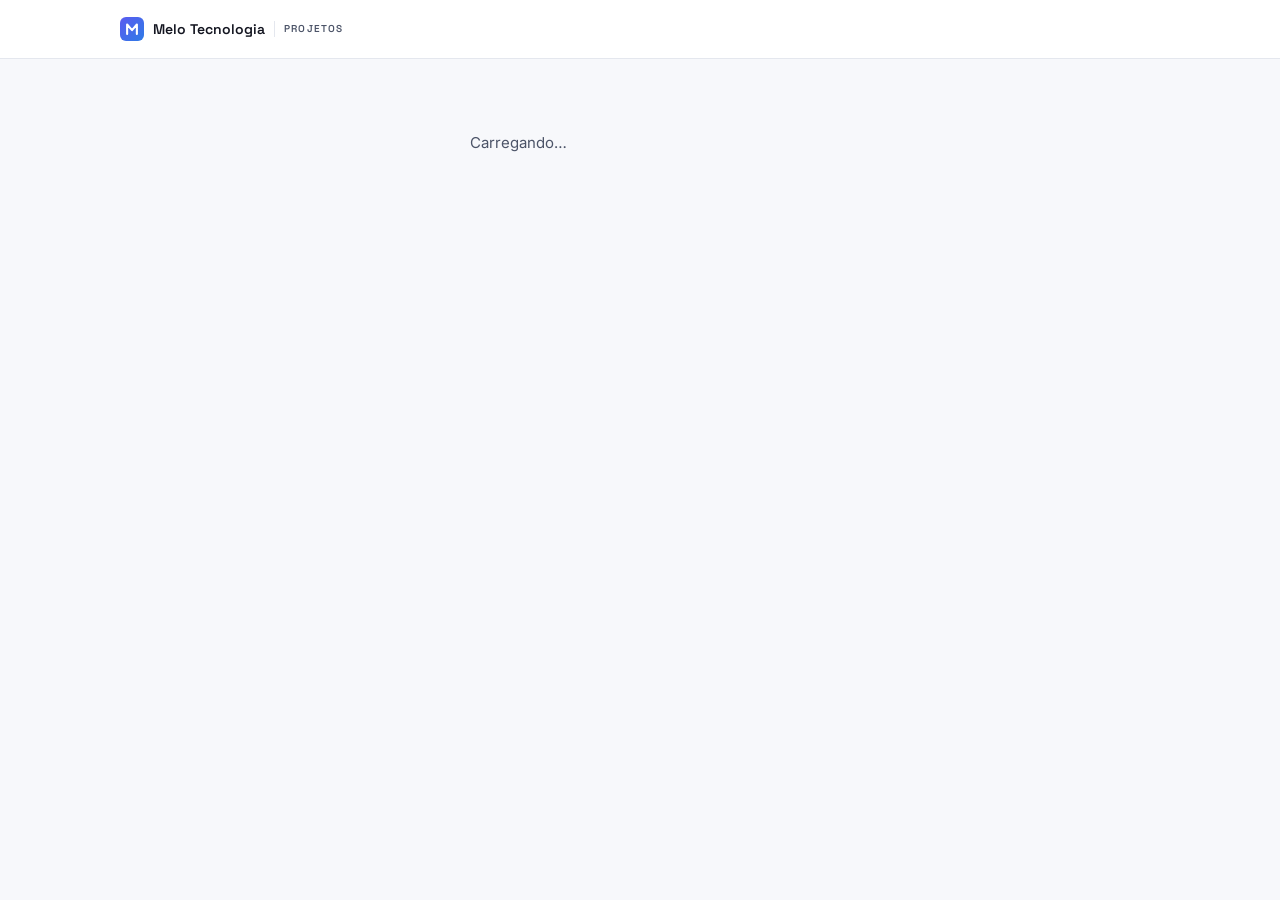
<file: cliente/admin/index.html>
<!DOCTYPE html>
<html lang="pt-BR">
<head>
<meta charset="UTF-8">
<meta name="viewport" content="width=device-width, initial-scale=1.0">
<title>Projetos — Melo Tecnologia</title>
<meta name="robots" content="noindex, nofollow">
<link rel="preconnect" href="https://fonts.googleapis.com">
<link rel="preconnect" href="https://fonts.gstatic.com" crossorigin>
<link rel="stylesheet" href="https://fonts.googleapis.com/css2?family=Space+Grotesk:wght@500;600;700&family=Inter:wght@400;500;600&display=swap">
<link rel="stylesheet" href="../../tokens.css">
<link rel="icon" type="image/svg+xml" href="../../mark.svg">
<style>
*{box-sizing:border-box}
html,body{max-width:100%;overflow-x:hidden}
body{margin:0;background:var(--light-bg);color:var(--light-text);font-family:var(--font-body);font-size:.9375rem;line-height:1.6;-webkit-font-smoothing:antialiased}
a{color:inherit}
button{font-family:inherit}
.wrap{max-width:1080px;margin:0 auto;padding:0 20px}

.top{background:#fff;border-bottom:1px solid var(--light-line);position:sticky;top:0;z-index:20}
.top .wrap{display:flex;align-items:center;justify-content:space-between;gap:16px;height:58px}
.marca{display:flex;align-items:center;gap:9px;text-decoration:none;font-family:var(--font-display);font-weight:600;font-size:.875rem}
.marca em{font-style:normal;font-size:.625rem;letter-spacing:.12em;text-transform:uppercase;color:var(--light-text-2);border-left:1px solid var(--light-line);padding-left:9px}
.sair{background:none;border:0;color:var(--light-text-2);font-size:.8125rem;cursor:pointer;padding:8px;border-radius:8px}
.sair:hover{background:var(--light-bg);color:var(--light-text)}

.centro{max-width:380px;margin:0 auto;padding:72px 20px}
.centro h1{font-family:var(--font-display);font-size:1.375rem;margin:0 0 8px;font-weight:600}
.centro p{color:var(--light-text-2);margin:0 0 20px}
input[type=email]{font-family:inherit;font-size:1rem;width:100%;padding:13px 14px;border:1px solid var(--light-line);border-radius:10px;background:#fff}
input[type=email]:focus{outline:0;border-color:var(--color-accent)}
.btn{display:inline-flex;align-items:center;justify-content:center;gap:8px;background:var(--color-accent);color:#fff;border:0;font-weight:600;font-size:.875rem;padding:12px 22px;border-radius:999px;cursor:pointer;transition:background .2s,transform .15s;min-height:44px}
.btn:hover{background:var(--color-accent-hover)}
.btn:active{transform:translateY(1px)}
.btn:disabled{opacity:.5;cursor:wait}
.btn.full{width:100%;margin-top:12px}
.btn.fant{background:#fff;color:var(--light-text);border:1px solid var(--light-line);font-weight:500}
.btn.fant:hover{background:var(--light-bg)}
.msg{padding:12px 14px;border-radius:10px;font-size:.875rem;margin-top:14px}
.msg.erro{background:rgb(254,242,240);color:rgb(158,50,38)}
.msg.ok{background:var(--light-pill-bg);color:var(--light-teal-ink)}

.cab{padding:26px 0 18px}
.cab h1{font-family:var(--font-display);font-size:1.5rem;letter-spacing:-.02em;margin:0;font-weight:600}
.cab p{color:var(--light-text-2);margin:4px 0 0;font-size:.875rem}

.cards{display:grid;gap:10px;padding-bottom:40px}
.card{background:#fff;border:1px solid var(--light-line);border-radius:14px;padding:18px 20px;display:grid;grid-template-columns:1fr auto;gap:14px;align-items:center;cursor:pointer;text-align:left;width:100%;border-width:1px;transition:border-color .2s,box-shadow .2s,transform .15s}
.card:hover{border-color:rgb(206,214,228);box-shadow:0 4px 16px rgba(19,21,32,.06);transform:translateY(-1px)}
.card b{display:block;font-family:var(--font-display);font-size:1rem;font-weight:600;line-height:1.3}
.card small{display:block;color:var(--light-text-2);font-size:.8125rem;margin-top:2px}
.card .num{font-family:var(--font-display);font-size:1.125rem;font-weight:600;font-variant-numeric:tabular-nums;text-align:right}
.card .num i{display:block;font-style:normal;font-size:.625rem;letter-spacing:.1em;text-transform:uppercase;color:var(--light-text-2);font-weight:600;margin-top:2px}
.pill{display:inline-block;font-size:.625rem;font-weight:700;letter-spacing:.1em;text-transform:uppercase;padding:4px 9px;border-radius:999px;background:var(--light-pill-bg);color:var(--light-teal-ink);margin-top:8px}
.pill.esp{background:rgb(255,247,229);color:rgb(146,94,4)}

.voltar{background:none;border:0;color:var(--light-text-2);font-size:.8125rem;cursor:pointer;padding:8px 0;display:inline-flex;align-items:center;gap:6px}
.voltar:hover{color:var(--light-text)}

.bloco{background:#fff;border:1px solid var(--light-line);border-radius:14px;margin-bottom:14px;overflow:hidden}
.bloco>h2{font-family:var(--font-display);font-size:.9375rem;font-weight:600;margin:0;padding:15px 20px;border-bottom:1px solid var(--light-line);display:flex;justify-content:space-between;align-items:center;gap:12px}
.bloco>h2 span{font-family:var(--font-body);font-size:.75rem;font-weight:500;color:var(--light-text-2)}

.lin{padding:15px 20px;border-bottom:1px solid var(--light-line);display:grid;grid-template-columns:22px 1fr auto;gap:12px;align-items:start}
.lin:last-child{border-bottom:0}
.lin.vazio{color:var(--light-text-2);grid-template-columns:1fr;font-size:.875rem}
.mk{width:20px;height:20px;border-radius:50%;border:1.5px solid var(--light-line);display:grid;place-items:center;margin-top:1px}
.mk.ok{background:var(--light-teal);border-color:var(--light-teal)}
.mk svg{width:11px;height:11px;stroke:#fff;stroke-width:3;fill:none}
.lin b{display:block;font-size:.875rem;font-weight:600;line-height:1.35}
.lin .resp{margin-top:5px;font-size:.875rem;color:var(--light-teal-ink);background:var(--light-pill-bg);border-radius:8px;padding:8px 11px;white-space:pre-line;overflow-wrap:anywhere}
.lin .quando{font-size:.6875rem;color:var(--light-text-2);margin-top:5px}
.lin .acao{display:flex;gap:8px;align-items:center}
.mini{font-size:.75rem;padding:7px 13px;min-height:36px;border-radius:999px}
.val{font-family:var(--font-display);font-weight:600;font-variant-numeric:tabular-nums;white-space:nowrap}

.etapas{display:flex;flex-wrap:wrap;gap:8px;padding:16px 20px}
.et{border:1px solid var(--light-line);background:#fff;border-radius:999px;padding:8px 15px;font-size:.8125rem;cursor:pointer;min-height:38px;transition:all .2s}
.et:hover{border-color:var(--color-accent);color:var(--color-accent)}
.et.feita{background:var(--light-pill-bg);border-color:var(--light-pill-line);color:var(--light-teal-ink);font-weight:600}
.et.agora{background:var(--color-accent);border-color:var(--color-accent);color:#fff;font-weight:600}

:focus-visible{outline:2px solid var(--color-accent);outline-offset:2px}
.oculto{display:none}
@media(max-width:620px){.lin{grid-template-columns:22px 1fr}.lin .acao{grid-column:2;margin-top:8px}}
@media(prefers-reduced-motion:reduce){*{transition:none!important}}
</style>
</head>
<body>

<div class="top">
  <div class="wrap">
    <a class="marca" href="https://meloinfo.com.br">
      <svg width="24" height="24" viewBox="0 0 32 32" fill="none" aria-hidden="true">
        <rect width="32" height="32" rx="8" fill="url(#bg)"/>
        <path d="M9.5 22.5V10l6.5 7.5L22.5 10v12.5" stroke="white" stroke-width="2.8" stroke-linecap="round" stroke-linejoin="round"/>
        <defs><linearGradient id="bg" x1="0" y1="0" x2="32" y2="32" gradientUnits="userSpaceOnUse"><stop stop-color="#5B5BF0"/><stop offset="1" stop-color="#2E7BE6"/></linearGradient></defs>
      </svg>
      <span>Melo Tecnologia</span><em>Projetos</em>
    </a>
    <button class="sair oculto" id="sair">Sair</button>
  </div>
</div>

<div id="entrar" class="centro oculto">
  <h1>Entrar</h1>
  <p>Digite seu e-mail de administrador. Um link de acesso é enviado na hora.</p>
  <input id="email" type="email" placeholder="voce@email.com" autocomplete="email">
  <button class="btn full" id="enviarLink">Receber link</button>
  <div class="msg erro oculto" id="erroEntrar"></div>
  <div class="msg ok oculto" id="enviado">Pronto. Confira seu e-mail.</div>
</div>

<div id="negado" class="centro oculto">
  <h1>Sem acesso</h1>
  <p>Esse e-mail não está na lista de administradores.</p>
  <button class="btn fant full" id="sairNegado">Sair</button>
</div>

<div id="carregando" class="centro"><p>Carregando…</p></div>

<div id="lista" class="wrap oculto">
  <div class="cab">
    <h1>Projetos</h1>
    <p id="resumoGeral"></p>
  </div>
  <div class="cards" id="cards"></div>
</div>

<div id="detalhe" class="wrap oculto">
  <div class="cab">
    <button class="voltar" id="voltar">← Todos os projetos</button>
    <h1 id="dNome"></h1>
    <p id="dCliente"></p>
  </div>

  <div class="bloco">
    <h2>Etapa do projeto <span>clique para mover</span></h2>
    <div class="etapas" id="dEtapas"></div>
  </div>

  <div class="bloco">
    <h2>Recebido <span id="dContRec"></span></h2>
    <div id="dRecebidos"></div>
  </div>

  <div class="bloco">
    <h2>Ainda falta <span id="dContPend"></span></h2>
    <div id="dPendentes"></div>
  </div>

  <div class="bloco" style="margin-bottom:40px">
    <h2>Financeiro <span id="dTotal"></span></h2>
    <div id="dPagamentos"></div>
  </div>
</div>

<script type="module">
import { createClient } from 'https://esm.sh/@supabase/supabase-js@2'

const sb = createClient(
  'https://txcjoqvxvbrtdpvxdrqd.supabase.co',
  'sb_publishable_eNraI9wH4uWcpSjzg4ihvA_PEl_nuCh'
)

const $ = (id) => document.getElementById(id)
const ver = (id) => $(id).classList.remove('oculto')
const sumir = (id) => $(id).classList.add('oculto')
const escapar = (t) => String(t ?? '').replace(/[<>&"]/g, (c) => ({ '<': '&lt;', '>': '&gt;', '&': '&amp;', '"': '&quot;' })[c])
const moeda = (c) => (c / 100).toLocaleString('pt-BR', { style: 'currency', currency: 'BRL' })
const dia = (d) => d ? new Date(d).toLocaleDateString('pt-BR', { day: '2-digit', month: 'short' }) : ''
const CHECK = '<svg viewBox="0 0 24 24"><path d="M4 12.5 9.5 18 20 6.5"/></svg>'

let projetos = []
let atual = null

async function iniciar() {
  const { data: { session } } = await sb.auth.getSession()
  sumir('carregando')
  if (!session) return ver('entrar')

  const { data: ehAdmin } = await sb.rpc('e_admin')
  if (!ehAdmin) return ver('negado')

  ver('sair')
  await carregarLista()
}

$('enviarLink').addEventListener('click', async () => {
  const email = $('email').value.trim()
  if (!email) return
  $('enviarLink').disabled = true
  const { error } = await sb.auth.signInWithOtp({ email, options: { emailRedirectTo: window.location.href } })
  $('enviarLink').disabled = false
  if (error) { $('erroEntrar').textContent = 'Não consegui enviar agora.'; return ver('erroEntrar') }
  sumir('erroEntrar'); ver('enviado')
})

for (const id of ['sair', 'sairNegado']) {
  $(id).addEventListener('click', async () => { await sb.auth.signOut(); location.reload() })
}
$('voltar').addEventListener('click', () => { sumir('detalhe'); ver('lista') })

async function carregarLista() {
  const { data: ps } = await sb.from('projetos').select('*').order('criado_em', { ascending: false })
  const { data: itens } = await sb.from('itens').select('*')
  projetos = (ps ?? []).map((p) => {
    const reqs = itens.filter((i) => i.projeto_id === p.id && i.tipo === 'requisito')
    const etapas = itens.filter((i) => i.projeto_id === p.id && i.tipo === 'etapa').sort((a, b) => a.ordem - b.ordem)
    const idx = etapas.findIndex((e) => e.status !== 'concluido')
    return {
      ...p,
      reqs, etapas,
      feitos: reqs.filter((r) => r.status !== 'pendente').length,
      total: reqs.length,
      etapa: etapas[idx === -1 ? etapas.length - 1 : idx]?.titulo ?? '—',
      novos: reqs.filter((r) => r.status === 'enviado').length
    }
  })

  const pendentes = projetos.reduce((s, p) => s + (p.total - p.feitos), 0)
  $('resumoGeral').textContent = `${projetos.length} projeto${projetos.length === 1 ? '' : 's'} · ${pendentes} item${pendentes === 1 ? '' : 'ns'} aguardando o cliente`

  $('cards').innerHTML = projetos.map((p, i) => `
    <button class="card" data-i="${i}">
      <span>
        <b>${escapar(p.nome)}</b>
        <small>${escapar(p.cliente_nome)} · ${escapar(p.etapa)}</small>
        ${p.novos ? `<span class="pill">${p.novos} nov${p.novos === 1 ? 'o' : 'os'}</span>` : ''}
      </span>
      <span class="num">${p.feitos}/${p.total}<i>materiais</i></span>
    </button>`).join('')

  document.querySelectorAll('.card').forEach((b) => b.addEventListener('click', () => abrir(Number(b.dataset.i))))
  sumir('detalhe'); ver('lista')
}

async function abrir(i) {
  atual = projetos[i]
  $('dNome').textContent = atual.nome
  $('dCliente').textContent = `${atual.cliente_nome} · ${atual.cliente_email}`

  const idx = atual.etapas.findIndex((e) => e.status !== 'concluido')
  $('dEtapas').innerHTML = atual.etapas.map((e, n) => {
    const classe = e.status === 'concluido' ? 'feita' : n === idx ? 'agora' : ''
    return `<button class="et ${classe}" data-id="${e.id}" data-st="${e.status}">${escapar(e.titulo)}</button>`
  }).join('')
  document.querySelectorAll('.et').forEach((b) => b.addEventListener('click', moverEtapa))

  const reqs = [...atual.reqs].sort((a, b) => a.ordem - b.ordem)
  const rec = reqs.filter((r) => r.status !== 'pendente')
  const pen = reqs.filter((r) => r.status === 'pendente')

  $('dContRec').textContent = `${rec.length} de ${reqs.length}`
  $('dContPend').textContent = pen.length ? `${pen.length} item${pen.length === 1 ? '' : 'ns'}` : 'nada'

  $('dRecebidos').innerHTML = rec.length ? rec.map((r) => `
    <div class="lin">
      <span class="mk ok">${CHECK}</span>
      <span>
        <b>${escapar(r.titulo)}</b>
        <span class="resp">${escapar(valorDe(r))}</span>
        <span class="quando">${r.atualizado_em ? 'enviado em ' + dia(r.atualizado_em) : ''}</span>
      </span>
      <span class="acao">${r.arquivo_path ? `<button class="btn mini" data-arq="${escapar(r.arquivo_path)}">Baixar</button>` : ''}</span>
    </div>`).join('') : '<div class="lin vazio">Nada recebido ainda.</div>'

  document.querySelectorAll('[data-arq]').forEach((b) => b.addEventListener('click', baixar))

  $('dPendentes').innerHTML = pen.length ? pen.map((r) => `
    <div class="lin">
      <span class="mk"></span>
      <span><b>${escapar(r.titulo)}</b>${r.obrigatorio ? '' : '<span class="quando">opcional</span>'}</span>
      <span></span>
    </div>`).join('') : '<div class="lin vazio">Tudo recebido.</div>'

  const { data: pags } = await sb.from('pagamentos').select('*').eq('projeto_id', atual.id).order('ordem')
  const recebido = (pags ?? []).filter((p) => p.status === 'pago').reduce((s, p) => s + p.valor_centavos, 0)
  const total = (pags ?? []).reduce((s, p) => s + p.valor_centavos, 0)
  $('dTotal').textContent = `${moeda(recebido)} de ${moeda(total)}`

  $('dPagamentos').innerHTML = (pags ?? []).map((p) => `
    <div class="lin" style="grid-template-columns:1fr auto">
      <span>
        <b>${escapar(p.descricao)}</b>
        <span class="quando">${p.status === 'pago' ? 'pago em ' + dia(p.pago_em) : 'pendente'}</span>
      </span>
      <span class="acao">
        <span class="val">${moeda(p.valor_centavos)}</span>
        ${p.status === 'pago' ? '' : `<button class="btn mini" data-pag="${p.id}">Marcar pago</button>`}
      </span>
    </div>`).join('')

  document.querySelectorAll('[data-pag]').forEach((b) => b.addEventListener('click', quitar))

  sumir('lista'); ver('detalhe'); window.scrollTo(0, 0)
}

function valorDe(r) {
  if (r.campo_tipo === 'confirmacao' || r.campo_tipo === 'instrucao') return 'Confirmado pelo cliente'
  if (r.campo_tipo === 'moeda') return moeda(Math.round(Number(r.valor_texto || 0) * 100))
  return r.valor_texto || '—'
}

async function baixar(ev) {
  const b = ev.currentTarget
  b.disabled = true
  const { data, error } = await sb.storage.from('materiais').createSignedUrl(b.dataset.arq, 120)
  b.disabled = false
  if (error || !data) return alert('Não consegui gerar o link do arquivo.')
  window.open(data.signedUrl, '_blank', 'noopener')
}

async function moverEtapa(ev) {
  const b = ev.currentTarget
  const novo = b.dataset.st === 'concluido' ? 'pendente' : 'concluido'
  b.disabled = true
  const { error } = await sb.from('itens').update({ status: novo, atualizado_em: new Date().toISOString() }).eq('id', b.dataset.id)
  if (error) { b.disabled = false; return alert('Não consegui atualizar a etapa.') }
  await carregarLista()
  abrir(projetos.findIndex((p) => p.id === atual.id))
}

async function quitar(ev) {
  const b = ev.currentTarget
  if (!confirm('Marcar este pagamento como recebido?')) return
  b.disabled = true
  const { error } = await sb.from('pagamentos')
    .update({ status: 'pago', pago_em: new Date().toISOString().slice(0, 10) })
    .eq('id', b.dataset.pag)
  if (error) { b.disabled = false; return alert('Não consegui atualizar o pagamento.') }
  abrir(projetos.findIndex((p) => p.id === atual.id))
}

sb.auth.onAuthStateChange((e) => { if (e === 'SIGNED_IN') history.replaceState(null, '', location.pathname) })

iniciar()
</script>

</body>
</html>
</file>
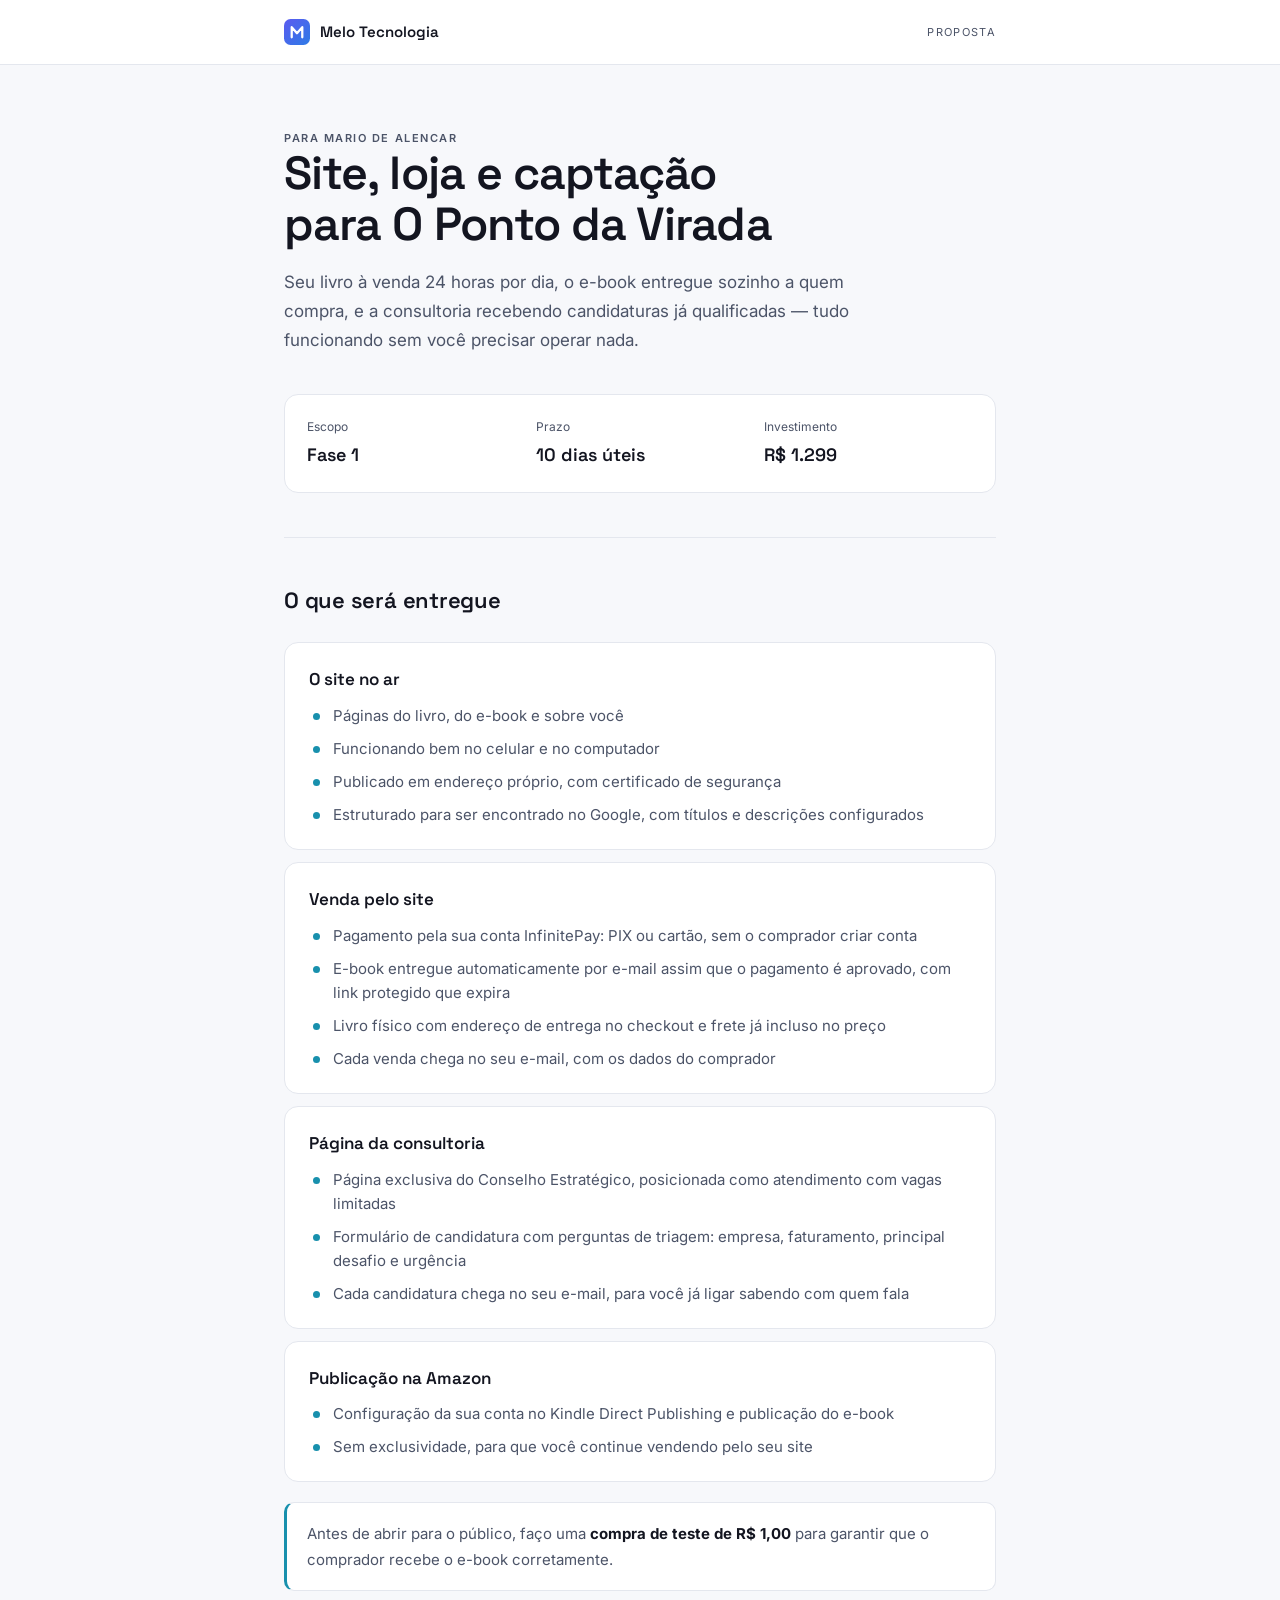
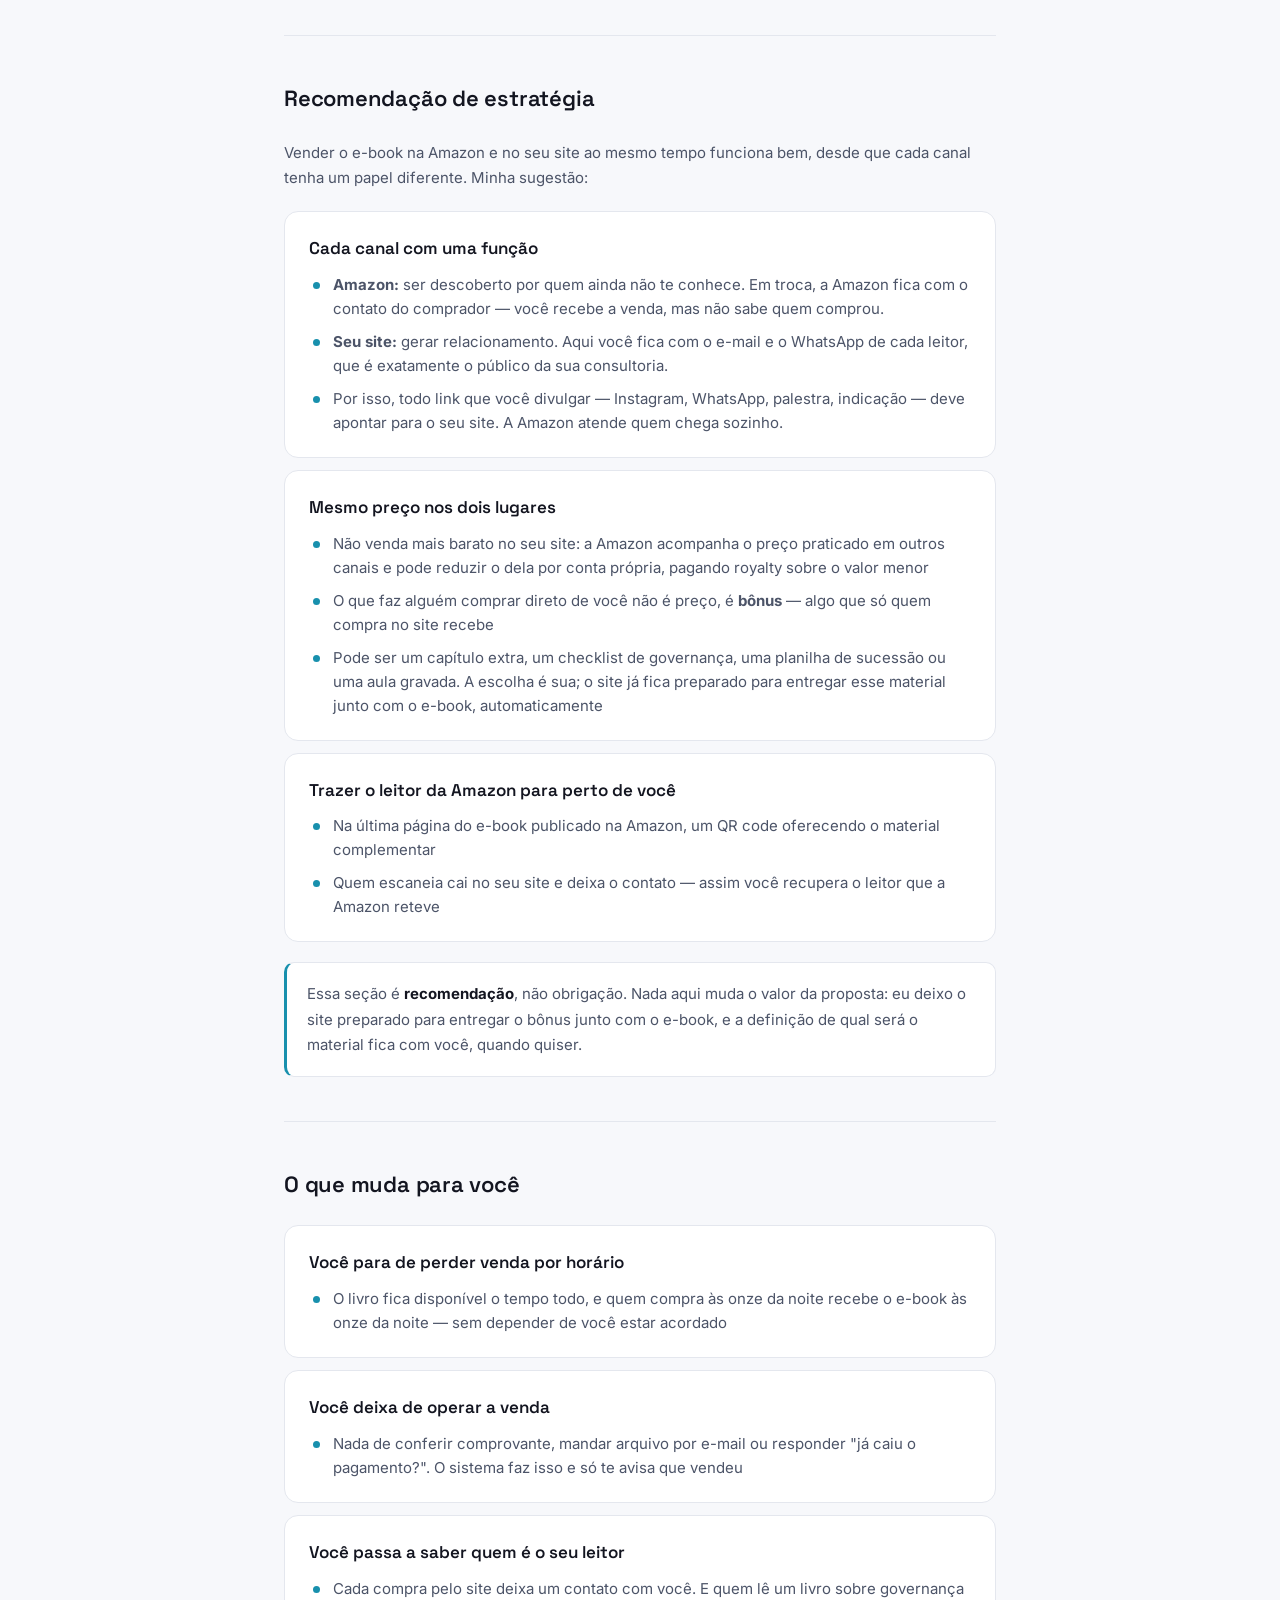
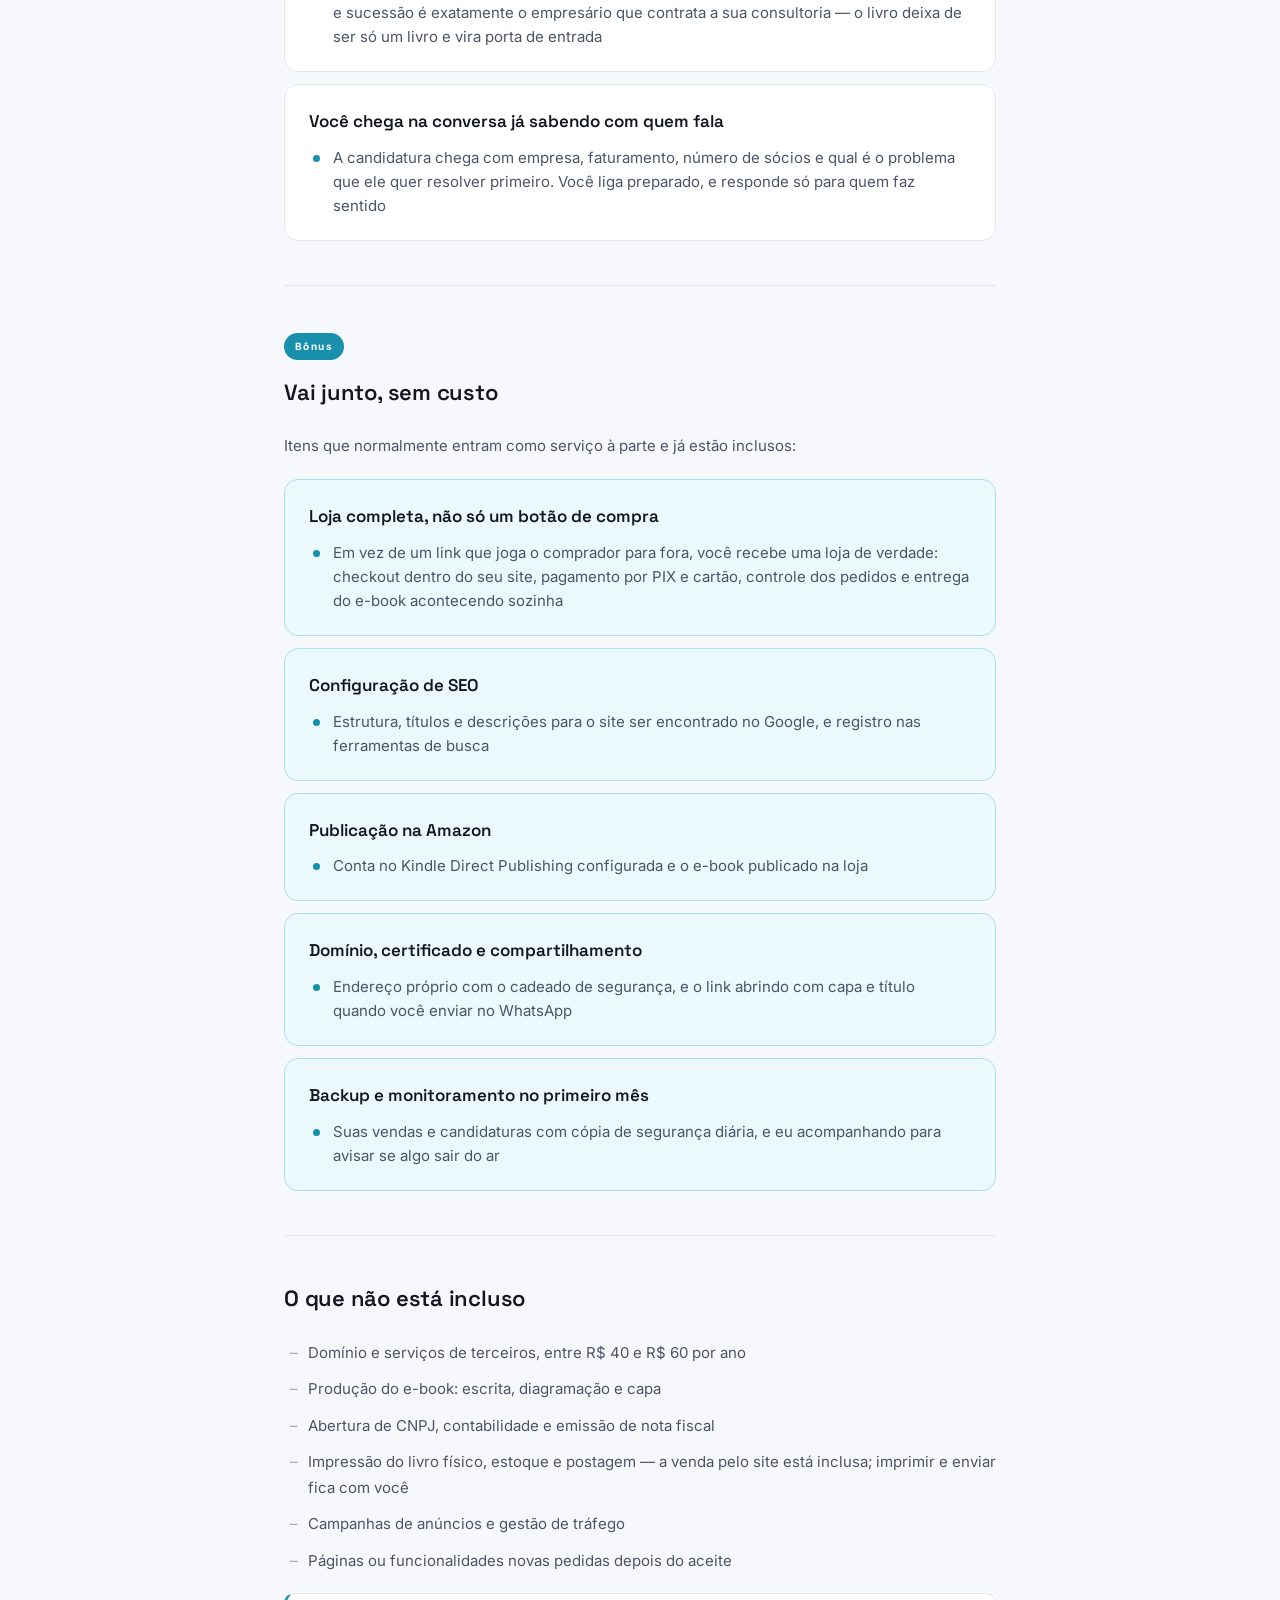
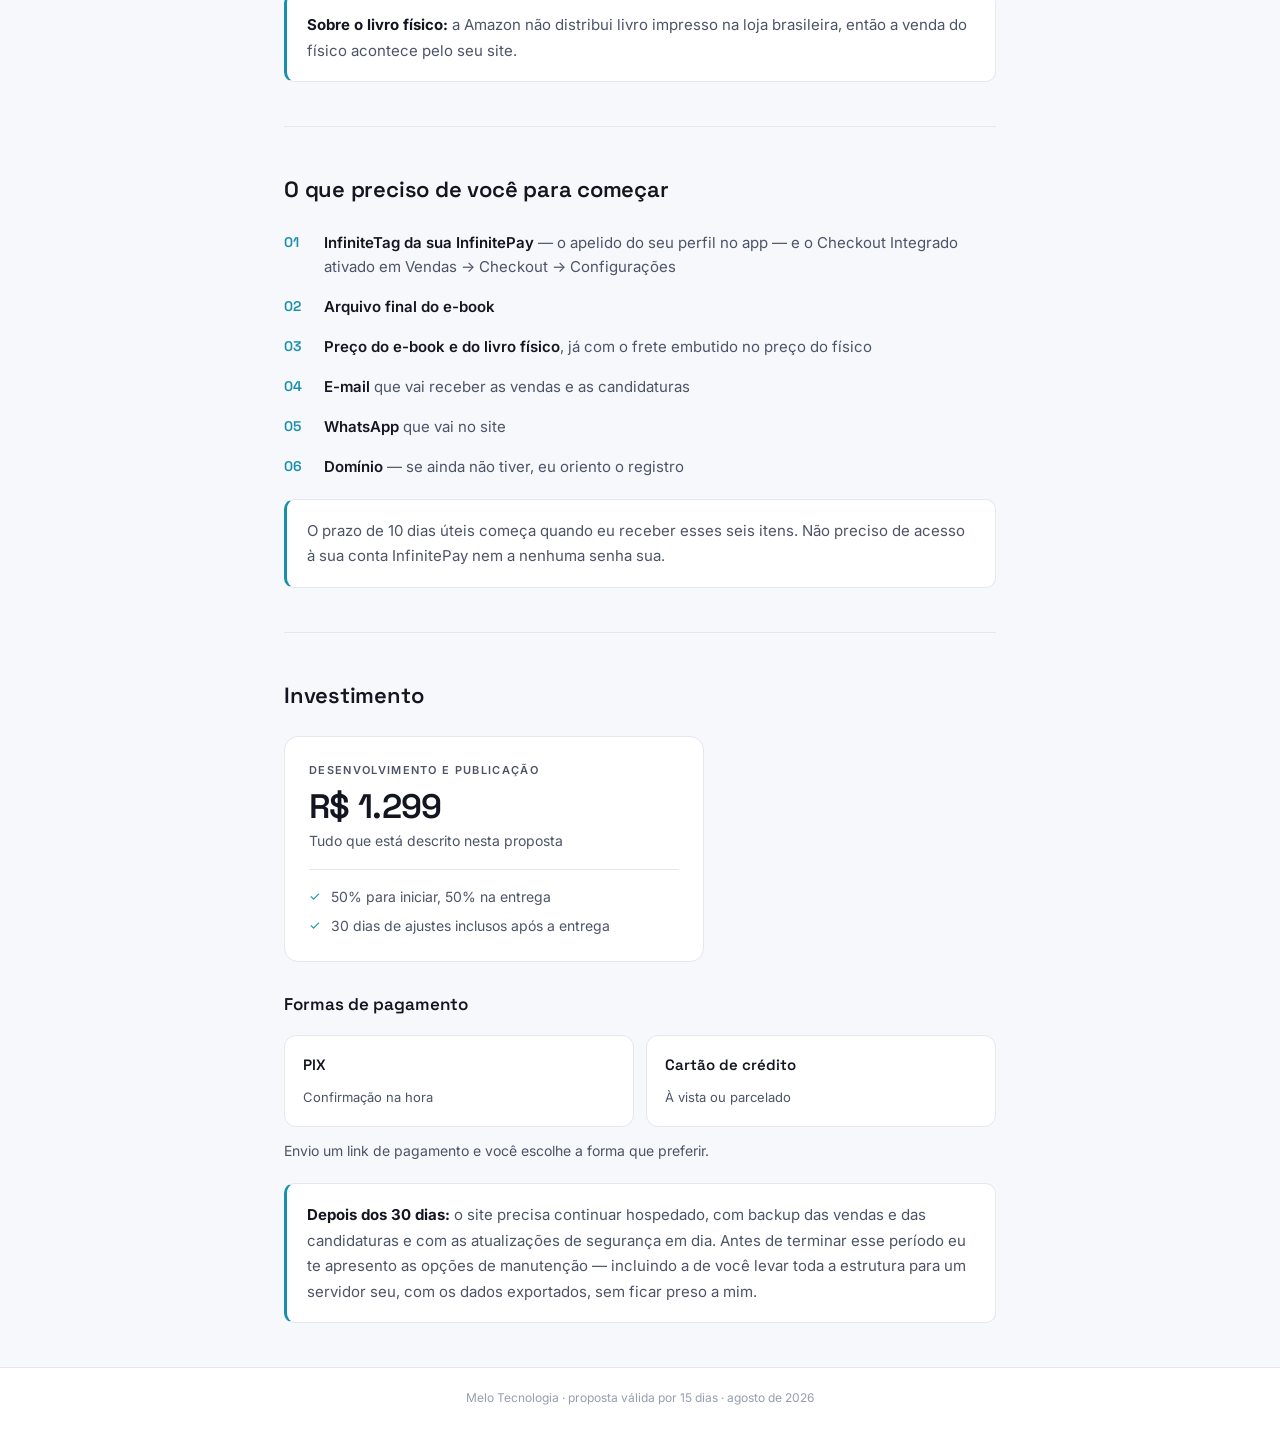
<file: proposta/mario/index.html>
<!DOCTYPE html>
<html lang="pt-BR">
<head>
<meta charset="UTF-8">
<meta name="viewport" content="width=device-width, initial-scale=1.0">
<title>Proposta · O Ponto da Virada — Melo Tecnologia</title>
<meta name="robots" content="noindex, nofollow">
<meta name="description" content="Proposta de trabalho para o site e a loja de O Ponto da Virada, de Mario de Alencar.">
<link rel="preconnect" href="https://fonts.googleapis.com">
<link rel="preconnect" href="https://fonts.gstatic.com" crossorigin>
<link rel="stylesheet" href="https://fonts.googleapis.com/css2?family=Space+Grotesk:wght@500;600;700&family=Inter:wght@400;500;600&display=swap">
<link rel="stylesheet" href="../../tokens.css">
<link rel="icon" type="image/svg+xml" href="../../mark.svg">
<style>
*{box-sizing:border-box}
body{margin:0;background:var(--light-bg);color:var(--light-text);font-family:var(--font-body);font-size:1.0625rem;line-height:1.7;-webkit-font-smoothing:antialiased}
a{color:inherit}
.wrap{max-width:760px;margin:0 auto;padding:0 24px}

.topbar{background:#fff;border-bottom:1px solid var(--light-line)}
.topbar .wrap{display:flex;align-items:center;justify-content:space-between;height:64px}
.brand{display:flex;align-items:center;gap:10px;text-decoration:none;font-family:var(--font-display);font-weight:600;font-size:.9375rem}
.doc{font-size:.6875rem;letter-spacing:.12em;text-transform:uppercase;color:var(--light-text-2)}

.hero{padding:64px 0 44px}
.eyebrow{font-size:.6875rem;letter-spacing:.14em;text-transform:uppercase;color:var(--light-teal);font-weight:600;margin:0 0 14px}
.hero h1{font-family:var(--font-display);font-size:clamp(2rem,4.4vw,2.9rem);line-height:1.1;letter-spacing:-.02em;margin:0 0 18px;font-weight:600}
.hero p{color:var(--light-text-2);margin:0;max-width:54ch}

.meta{display:grid;grid-template-columns:repeat(3,1fr);gap:20px;margin:40px 0 0;padding:22px;background:#fff;border:1px solid var(--light-line);border-radius:14px}
.meta div span{display:block;font-size:.75rem;color:var(--light-text-2);margin-bottom:2px}
.meta div b{font-family:var(--font-display);font-size:1.125rem;font-weight:600}

section{padding:44px 0;border-top:1px solid var(--light-line)}
h2{font-family:var(--font-display);font-size:1.375rem;letter-spacing:-.01em;margin:0 0 22px;font-weight:600}
h3{font-family:var(--font-display);font-size:1.0625rem;margin:0 0 10px;font-weight:600}

.item{background:#fff;border:1px solid var(--light-line);border-radius:14px;padding:22px 24px;margin-bottom:12px}
.item:last-child{margin-bottom:0}
.item ul{list-style:none;margin:0;padding:0}
.item li{position:relative;padding-left:24px;color:var(--light-text-2);font-size:.9375rem;line-height:1.6;margin-bottom:9px}
.item li:last-child{margin-bottom:0}
.item li::before{content:"";position:absolute;left:4px;top:9px;width:7px;height:7px;border-radius:50%;background:var(--light-teal)}

.fora{list-style:none;margin:0;padding:0}
.fora li{position:relative;padding-left:24px;color:var(--light-text-2);font-size:.9375rem;margin-bottom:11px}
.fora li::before{content:"–";position:absolute;left:6px;color:rgb(160,168,184)}

.passos{counter-reset:p;list-style:none;margin:0;padding:0}
.passos li{counter-increment:p;position:relative;padding-left:40px;margin-bottom:16px;color:var(--light-text-2);font-size:.9375rem;line-height:1.6}
.passos li:last-child{margin-bottom:0}
.passos li::before{content:counter(p,decimal-leading-zero);position:absolute;left:0;top:0;font-family:var(--font-display);font-size:.875rem;font-weight:600;color:var(--light-teal)}
.passos strong{color:var(--light-text);font-weight:600}

.precos{display:grid;grid-template-columns:1fr 1fr;gap:12px}
.preco{background:#fff;border:1px solid var(--light-line);border-radius:14px;padding:24px}
.preco.destaque{border-color:var(--light-pill-line);background:var(--light-pill-bg)}
.preco .rot{font-size:.6875rem;letter-spacing:.12em;text-transform:uppercase;color:var(--light-text-2);font-weight:600;margin:0}
.preco .n{font-family:var(--font-display);font-size:2.125rem;line-height:1.1;letter-spacing:-.02em;margin:8px 0 4px;font-weight:600}
.preco .n small{font-size:1rem;font-weight:500;color:var(--light-text-2)}
.preco .sub{font-size:.875rem;color:var(--light-text-2);margin:0 0 16px}
.preco ul{list-style:none;margin:0;padding:16px 0 0;border-top:1px solid var(--light-line)}
.preco li{position:relative;padding-left:22px;font-size:.875rem;color:var(--light-text-2);line-height:1.55;margin-bottom:8px}
.preco li:last-child{margin-bottom:0}
.preco li::before{content:"✓";position:absolute;left:0;color:var(--light-teal);font-size:.8125rem}

.nota{background:#fff;border:1px solid var(--light-line);border-left:3px solid var(--light-teal);border-radius:10px;padding:18px 20px;font-size:.9375rem;color:var(--light-text-2);margin-top:20px}
.nota b{color:var(--light-text)}
.selo{display:inline-block;background:var(--light-teal);color:#fff;font-size:.625rem;font-weight:700;letter-spacing:.14em;padding:5px 11px;border-radius:999px;margin-bottom:14px}
.item.bonus{border-color:var(--light-pill-line);background:var(--light-pill-bg)}
.item .cab{display:flex;align-items:baseline;justify-content:space-between;gap:14px;margin-bottom:10px}
.item .cab h3{margin:0}
.val{font-family:var(--font-display);font-size:.8125rem;font-weight:600;color:var(--light-teal-ink);white-space:nowrap}
.val s{opacity:.55;font-weight:500}
.soma{background:var(--light-teal);color:#fff;border-radius:14px;padding:24px;text-align:center;margin-top:16px}
.soma p{margin:0;font-size:.875rem;opacity:.9}
.pgto{display:grid;grid-template-columns:repeat(2,1fr);gap:12px;margin-top:16px}
.pgto div{background:#fff;border:1px solid var(--light-line);border-radius:12px;padding:16px 18px}
.pgto b{display:block;font-family:var(--font-display);font-size:.9375rem;font-weight:600;margin-bottom:4px}
.pgto span{font-size:.8125rem;color:var(--light-text-2);line-height:1.5}
@media(max-width:560px){.pgto{grid-template-columns:1fr}}
.tabela{background:#fff;border:1px solid var(--light-line);border-radius:14px;overflow:hidden}
.lin{display:flex;align-items:flex-start;justify-content:space-between;gap:20px;padding:18px 22px;border-bottom:1px solid var(--light-line)}
.lin:last-child{border-bottom:0}
.lin.b{background:var(--light-pill-bg)}
.lin b{display:block;font-family:var(--font-display);font-size:.9375rem;font-weight:600;line-height:1.35}
.lin b em{display:inline-block;background:var(--light-teal);color:#fff;font-family:var(--font-body);font-style:normal;font-size:.5625rem;font-weight:700;letter-spacing:.12em;text-transform:uppercase;padding:3px 8px;border-radius:999px;margin-left:8px;vertical-align:2px}
.lin span{display:block;font-size:.8125rem;color:var(--light-text-2);line-height:1.5;margin-top:4px;max-width:52ch}
.lin i{font-family:var(--font-display);font-style:normal;font-size:.9375rem;font-weight:600;white-space:nowrap;color:var(--light-text-2)}
.lin.tot{background:rgb(240,243,248)}
.lin.tot b,.lin.tot i{font-size:1.0625rem;color:var(--light-text)}
@media(max-width:560px){.lin{flex-direction:column;gap:8px}.lin i{align-self:flex-start}}
.soma b{display:block;font-family:var(--font-display);font-size:1.75rem;font-weight:600;letter-spacing:-.02em;margin-top:4px}

.fim{padding:48px 0 64px;text-align:center;border-top:1px solid var(--light-line)}
.fim p{color:var(--light-text-2);max-width:44ch;margin:0 auto 22px}
.btn{display:inline-flex;align-items:center;gap:9px;background:var(--color-accent);color:#fff;text-decoration:none;font-weight:600;font-size:.9375rem;padding:15px 32px;border-radius:999px;transition:transform .25s,background .25s}
.btn:hover{transform:translateY(-2px);background:var(--color-accent-hover)}
footer{border-top:1px solid var(--light-line);padding:20px 0;color:rgb(150,158,175);font-size:.75rem;text-align:center;background:#fff}
@media(max-width:640px){.meta,.precos{grid-template-columns:1fr}.hero{padding:44px 0 32px}section{padding:34px 0}}
</style>
</head>
<body>

<div class="topbar">
  <div class="wrap">
    <a class="brand" href="https://meloinfo.com.br">
      <svg width="26" height="26" viewBox="0 0 32 32" fill="none" aria-hidden="true">
        <rect width="32" height="32" rx="8" fill="url(#bg)"/>
        <path d="M9.5 22.5V10l6.5 7.5L22.5 10v12.5" stroke="white" stroke-width="2.8" stroke-linecap="round" stroke-linejoin="round"/>
        <defs><linearGradient id="bg" x1="0" y1="0" x2="32" y2="32" gradientUnits="userSpaceOnUse"><stop stop-color="#5B5BF0"/><stop offset="1" stop-color="#2E7BE6"/></linearGradient></defs>
      </svg>
      <span>Melo Tecnologia</span>
    </a>
    <span class="doc">Proposta</span>
  </div>
</div>

<div class="wrap">

  <header class="hero">
    <p class="eyebrow">Para Mario de Alencar</p>
    <h1>Site, loja e captação<br>para O Ponto da Virada</h1>
    <p>Seu livro à venda 24 horas por dia, o e-book entregue sozinho a quem compra, e a consultoria recebendo candidaturas já qualificadas — tudo funcionando sem você precisar operar nada.</p>
    <div class="meta">
      <div><span>Escopo</span><b>Fase 1</b></div>
      <div><span>Prazo</span><b>10 dias úteis</b></div>
      <div><span>Investimento</span><b>R$ 1.299</b></div>
    </div>
  </header>

  <section>
    <h2>O que será entregue</h2>

    <article class="item">
      <h3>O site no ar</h3>
      <ul>
        <li>Páginas do livro, do e-book e sobre você</li>
        <li>Funcionando bem no celular e no computador</li>
        <li>Publicado em endereço próprio, com certificado de segurança</li>
        <li>Estruturado para ser encontrado no Google, com títulos e descrições configurados</li>
      </ul>
    </article>

    <article class="item">
      <h3>Venda pelo site</h3>
      <ul>
        <li>Pagamento pela sua conta InfinitePay: PIX ou cartão, sem o comprador criar conta</li>
        <li>E-book entregue automaticamente por e-mail assim que o pagamento é aprovado, com link protegido que expira</li>
        <li>Livro físico com endereço de entrega no checkout e frete já incluso no preço</li>
        <li>Cada venda chega no seu e-mail, com os dados do comprador</li>
      </ul>
    </article>

    <article class="item">
      <h3>Página da consultoria</h3>
      <ul>
        <li>Página exclusiva do Conselho Estratégico, posicionada como atendimento com vagas limitadas</li>
        <li>Formulário de candidatura com perguntas de triagem: empresa, faturamento, principal desafio e urgência</li>
        <li>Cada candidatura chega no seu e-mail, para você já ligar sabendo com quem fala</li>
      </ul>
    </article>

    <article class="item">
      <h3>Publicação na Amazon</h3>
      <ul>
        <li>Configuração da sua conta no Kindle Direct Publishing e publicação do e-book</li>
        <li>Sem exclusividade, para que você continue vendendo pelo seu site</li>
      </ul>
    </article>

    <div class="nota">
      Antes de abrir para o público, faço uma <b>compra de teste de R$ 1,00</b> para garantir que o comprador recebe o e-book corretamente.
    </div>
  </section>

  <section>
    <h2>Recomendação de estratégia</h2>
    <p style="color:var(--light-text-2);margin:0 0 20px;font-size:.9375rem">Vender o e-book na Amazon e no seu site ao mesmo tempo funciona bem, desde que cada canal tenha um papel diferente. Minha sugestão:</p>

    <article class="item">
      <h3>Cada canal com uma função</h3>
      <ul>
        <li><b>Amazon:</b> ser descoberto por quem ainda não te conhece. Em troca, a Amazon fica com o contato do comprador — você recebe a venda, mas não sabe quem comprou.</li>
        <li><b>Seu site:</b> gerar relacionamento. Aqui você fica com o e-mail e o WhatsApp de cada leitor, que é exatamente o público da sua consultoria.</li>
        <li>Por isso, todo link que você divulgar — Instagram, WhatsApp, palestra, indicação — deve apontar para o seu site. A Amazon atende quem chega sozinho.</li>
      </ul>
    </article>

    <article class="item">
      <h3>Mesmo preço nos dois lugares</h3>
      <ul>
        <li>Não venda mais barato no seu site: a Amazon acompanha o preço praticado em outros canais e pode reduzir o dela por conta própria, pagando royalty sobre o valor menor</li>
        <li>O que faz alguém comprar direto de você não é preço, é <b>bônus</b> — algo que só quem compra no site recebe</li>
        <li>Pode ser um capítulo extra, um checklist de governança, uma planilha de sucessão ou uma aula gravada. A escolha é sua; o site já fica preparado para entregar esse material junto com o e-book, automaticamente</li>
      </ul>
    </article>

    <article class="item">
      <h3>Trazer o leitor da Amazon para perto de você</h3>
      <ul>
        <li>Na última página do e-book publicado na Amazon, um QR code oferecendo o material complementar</li>
        <li>Quem escaneia cai no seu site e deixa o contato — assim você recupera o leitor que a Amazon reteve</li>
      </ul>
    </article>

    <div class="nota">
      Essa seção é <b>recomendação</b>, não obrigação. Nada aqui muda o valor da proposta: eu deixo o site preparado para entregar o bônus junto com o e-book, e a definição de qual será o material fica com você, quando quiser.
    </div>
  </section>

  <section>
    <h2>O que muda para você</h2>

    <article class="item">
      <h3>Você para de perder venda por horário</h3>
      <ul>
        <li>O livro fica disponível o tempo todo, e quem compra às onze da noite recebe o e-book às onze da noite — sem depender de você estar acordado</li>
      </ul>
    </article>

    <article class="item">
      <h3>Você deixa de operar a venda</h3>
      <ul>
        <li>Nada de conferir comprovante, mandar arquivo por e-mail ou responder "já caiu o pagamento?". O sistema faz isso e só te avisa que vendeu</li>
      </ul>
    </article>

    <article class="item">
      <h3>Você passa a saber quem é o seu leitor</h3>
      <ul>
        <li>Cada compra pelo site deixa um contato com você. E quem lê um livro sobre governança e sucessão é exatamente o empresário que contrata a sua consultoria — o livro deixa de ser só um livro e vira porta de entrada</li>
      </ul>
    </article>

    <article class="item">
      <h3>Você chega na conversa já sabendo com quem fala</h3>
      <ul>
        <li>A candidatura chega com empresa, faturamento, número de sócios e qual é o problema que ele quer resolver primeiro. Você liga preparado, e responde só para quem faz sentido</li>
      </ul>
    </article>
  </section>

  <section>
    <span class="selo">Bônus</span>
    <h2>Vai junto, sem custo</h2>
    <p style="color:var(--light-text-2);margin:0 0 20px;font-size:.9375rem">Itens que normalmente entram como serviço à parte e já estão inclusos:</p>

    <article class="item bonus">
      <h3>Loja completa, não só um botão de compra</h3>
      <ul>
        <li>Em vez de um link que joga o comprador para fora, você recebe uma loja de verdade: checkout dentro do seu site, pagamento por PIX e cartão, controle dos pedidos e entrega do e-book acontecendo sozinha</li>
      </ul>
    </article>

    <article class="item bonus">
      <h3>Configuração de SEO</h3>
      <ul>
        <li>Estrutura, títulos e descrições para o site ser encontrado no Google, e registro nas ferramentas de busca</li>
      </ul>
    </article>

    <article class="item bonus">
      <h3>Publicação na Amazon</h3>
      <ul>
        <li>Conta no Kindle Direct Publishing configurada e o e-book publicado na loja</li>
      </ul>
    </article>

    <article class="item bonus">
      <h3>Domínio, certificado e compartilhamento</h3>
      <ul>
        <li>Endereço próprio com o cadeado de segurança, e o link abrindo com capa e título quando você enviar no WhatsApp</li>
      </ul>
    </article>

    <article class="item bonus">
      <h3>Backup e monitoramento no primeiro mês</h3>
      <ul>
        <li>Suas vendas e candidaturas com cópia de segurança diária, e eu acompanhando para avisar se algo sair do ar</li>
      </ul>
    </article>
  </section>

  <section>
    <h2>O que não está incluso</h2>
    <ul class="fora">
      <li>Domínio e serviços de terceiros, entre R$ 40 e R$ 60 por ano</li>
      <li>Produção do e-book: escrita, diagramação e capa</li>
      <li>Abertura de CNPJ, contabilidade e emissão de nota fiscal</li>
      <li>Impressão do livro físico, estoque e postagem — a venda pelo site está inclusa; imprimir e enviar fica com você</li>
      <li>Campanhas de anúncios e gestão de tráfego</li>
      <li>Páginas ou funcionalidades novas pedidas depois do aceite</li>
    </ul>
    <div class="nota">
      <b>Sobre o livro físico:</b> a Amazon não distribui livro impresso na loja brasileira, então a venda do físico acontece pelo seu site.
    </div>
  </section>

  <section>
    <h2>O que preciso de você para começar</h2>
    <ol class="passos">
      <li><strong>InfiniteTag da sua InfinitePay</strong> — o apelido do seu perfil no app — e o Checkout Integrado ativado em Vendas → Checkout → Configurações</li>
      <li><strong>Arquivo final do e-book</strong></li>
      <li><strong>Preço do e-book e do livro físico</strong>, já com o frete embutido no preço do físico</li>
      <li><strong>E-mail</strong> que vai receber as vendas e as candidaturas</li>
      <li><strong>WhatsApp</strong> que vai no site</li>
      <li><strong>Domínio</strong> — se ainda não tiver, eu oriento o registro</li>
    </ol>
    <div class="nota">
      O prazo de 10 dias úteis começa quando eu receber esses seis itens. Não preciso de acesso à sua conta InfinitePay nem a nenhuma senha sua.
    </div>
  </section>

  <section>
    <h2>Investimento</h2>
    <div class="preco" style="max-width:420px">
      <p class="rot">Desenvolvimento e publicação</p>
      <div class="n">R$ 1.299</div>
      <p class="sub">Tudo que está descrito nesta proposta</p>
      <ul>
        <li>50% para iniciar, 50% na entrega</li>
        <li>30 dias de ajustes inclusos após a entrega</li>
      </ul>
    </div>
    <h3 style="margin:28px 0 12px">Formas de pagamento</h3>
    <div class="pgto">
      <div><b>PIX</b><span>Confirmação na hora</span></div>
      <div><b>Cartão de crédito</b><span>À vista ou parcelado</span></div>
    </div>
    <p style="font-size:.875rem;color:var(--light-text-2);margin:12px 0 0">Envio um link de pagamento e você escolhe a forma que preferir.</p>

    <div class="nota">
      <b>Depois dos 30 dias:</b> o site precisa continuar hospedado, com backup das vendas e das candidaturas e com as atualizações de segurança em dia. Antes de terminar esse período eu te apresento as opções de manutenção — incluindo a de você levar toda a estrutura para um servidor seu, com os dados exportados, sem ficar preso a mim.
    </div>
  </section>



</div>

<footer>Melo Tecnologia · proposta válida por 15 dias · agosto de 2026</footer>

</body>
</html>
</file>
<file: styles.css>
/* Hallmark · pre-emit critique: P5 H5 E4 S5 R4 V5 · v4 zedai-DNA section-faithful */
@import url("tokens.css");

*, *::before, *::after { box-sizing: border-box; }

html, body {
  margin: 0;
  overflow-x: clip;
}

html { scroll-behavior: smooth; }

body {
  background: var(--color-bg);
  color: var(--color-text);
  font-family: var(--font-body);
  font-size: var(--text-md);
  line-height: 1.65;
  -webkit-font-smoothing: antialiased;
}

img { max-width: 100%; display: block; }

a { color: inherit; text-decoration: none; }

h1, h2, h3 {
  font-family: var(--font-display);
  font-weight: 600;
  line-height: 1.12;
  margin: 0;
  overflow-wrap: anywhere;
  min-width: 0;
}

p { margin: 0; }

.wrap {
  max-width: 1180px;
  margin: 0 auto;
  padding-inline: var(--page-gutter);
}

:focus-visible {
  outline: 2px solid var(--color-focus);
  outline-offset: 3px;
  border-radius: 4px;
}

/* ───────────────────────── nav ───────────────────────── */

.nav {
  position: fixed;
  top: 0; left: 0; right: 0;
  z-index: 50;
  background: rgba(10, 10, 16, 0.55);
  backdrop-filter: blur(16px);
  -webkit-backdrop-filter: blur(16px);
  border-bottom: 1px solid transparent;
  transition: background var(--dur-medium), border-color var(--dur-medium);
}

.nav.scrolled {
  background: rgba(10, 10, 16, 0.88);
  border-bottom-color: var(--color-line);
}

.nav-inner {
  display: flex;
  align-items: center;
  justify-content: space-between;
  gap: var(--space-md);
  height: 72px;
}

.brand {
  display: inline-flex;
  align-items: center;
  gap: 0.65rem;
  font-family: var(--font-display);
  font-weight: 600;
  font-size: 1.15rem;
  white-space: nowrap;
}

.nav-links {
  display: flex;
  align-items: center;
  gap: clamp(1.1rem, 2.4vw, 2.2rem);
}

.nav-links a:not(.btn) {
  position: relative;
  display: inline-flex;
  align-items: center;
  height: 72px;
  font-weight: 600;
  font-size: 0.95rem;
  color: var(--color-text-2);
  transition: color var(--dur-short);
  white-space: nowrap;
}

.nav-links a:not(.btn):hover { color: var(--color-text); }

.nav-links a.active { color: var(--color-cyan); }

.nav-links a.active::after {
  content: "";
  position: absolute;
  left: 0; right: 0; bottom: 0;
  height: 3px;
  border-radius: 3px 3px 0 0;
  background: linear-gradient(90deg, var(--color-cyan), var(--color-accent));
}

.nav-burger {
  display: none;
  background: none;
  border: 0;
  padding: 0.5rem;
  cursor: pointer;
  color: var(--color-text);
}

/* ───────────────────────── buttons ───────────────────────── */

.btn {
  display: inline-flex;
  align-items: center;
  justify-content: center;
  gap: 0.5rem;
  font-family: var(--font-body);
  font-weight: 700;
  font-size: 1rem;
  line-height: 1;
  padding: 1.05rem 1.7rem;
  border-radius: var(--radius-md);
  border: 1px solid transparent;
  cursor: pointer;
  white-space: nowrap;
  transition: transform var(--dur-short) var(--ease-out), box-shadow var(--dur-short), background var(--dur-short), border-color var(--dur-short);
}

.btn:hover { transform: translateY(-1px); }
.btn:active { transform: translateY(1px); }

.btn-grad {
  background: var(--grad-cta);
  color: #fff;
  box-shadow: 0 10px 32px -10px rgba(47, 107, 255, 0.65);
}

.btn-grad:hover { box-shadow: 0 14px 40px -10px rgba(47, 107, 255, 0.8); }

.btn-dark {
  background: rgba(10, 10, 16, 0.82);
  color: #fff;
  border-color: rgba(255, 255, 255, 0.16);
}

.btn-dark:hover { border-color: rgba(255, 255, 255, 0.32); }

.btn-ghost {
  background: transparent;
  color: var(--color-text);
  border-color: rgba(255, 255, 255, 0.22);
}

.btn-ghost:hover { border-color: rgba(255, 255, 255, 0.42); }

.btn-pill {
  background: var(--grad-pill);
  color: #fff;
  border-radius: var(--radius-pill);
  padding: 1.1rem 2rem;
  box-shadow: 0 16px 44px -12px rgba(35, 196, 186, 0.65);
}

.btn-nav {
  background: var(--grad-cta);
  color: #fff;
  padding: 0.78rem 1.4rem;
  font-size: 0.92rem;
  border-radius: var(--radius-md);
  box-shadow: 0 8px 26px -10px rgba(47, 107, 255, 0.7);
}

/* ───────────────────────── eyebrows ───────────────────────── */

.eyebrow {
  display: inline-flex;
  align-items: center;
  gap: 0.7rem;
  font-size: 0.82rem;
  font-weight: 700;
  letter-spacing: 0.14em;
  text-transform: uppercase;
  color: var(--color-cyan);
}

.eyebrow::before {
  content: "";
  width: 26px;
  height: 2px;
  background: currentColor;
  border-radius: 2px;
}

.eyebrow.no-dash::before { content: none; }

.eyebrow.center::after {
  content: "";
  width: 26px;
  height: 2px;
  background: currentColor;
  border-radius: 2px;
}

.light .eyebrow { color: var(--light-teal); }

/* ───────────────────────── hero ───────────────────────── */

.hero {
  position: relative;
  min-height: 100svh;
  display: flex;
  align-items: center;
  overflow: clip;
  padding: 7.5rem 0 5rem;
}

.hero-media {
  position: absolute;
  inset: 0;
  z-index: 0;
}

.hero-media img {
  width: 100%;
  height: 100%;
  object-fit: cover;
  animation: kenburns 24s ease-in-out infinite alternate;
}

@keyframes kenburns {
  from { transform: scale(1); }
  to   { transform: scale(1.12); }
}

@media (prefers-reduced-motion: reduce) {
  .hero-media img { animation: none; }
  html { scroll-behavior: auto; }
}

.hero::after {
  content: "";
  position: absolute;
  inset: 0;
  z-index: 1;
  background:
    linear-gradient(0deg, var(--color-bg) 0%, transparent 26%),
    linear-gradient(90deg, rgba(8, 8, 14, 0.82) 0%, rgba(8, 8, 14, 0.45) 48%, rgba(8, 8, 14, 0.2) 100%);
}

.hero-inner {
  position: relative;
  z-index: 2;
  width: 100%;
}

.hero h1 {
  max-width: 13ch;
  margin-top: var(--space-md);
  font-size: var(--text-display);
  font-weight: 600;
  letter-spacing: -0.01em;
  background: var(--grad-silver);
  -webkit-background-clip: text;
  background-clip: text;
  color: transparent;
}

.hero .lede {
  max-width: 52ch;
  margin-top: var(--space-md);
  font-size: var(--text-lg);
  color: var(--color-text-2);
}

.hero .actions {
  display: flex;
  flex-wrap: wrap;
  gap: var(--space-sm);
  margin-top: var(--space-xl);
}

/* ───────────────────────── logos strip ───────────────────────── */

.logos { padding: var(--space-2xl) 0 var(--space-lg); }

.logos-cap {
  text-align: center;
  font-size: 0.78rem;
  font-weight: 700;
  letter-spacing: 0.16em;
  text-transform: uppercase;
  color: var(--color-text-3);
  margin-bottom: var(--space-lg);
  padding-inline: var(--page-gutter);
}

.marquee {
  overflow: hidden;
  -webkit-mask-image: linear-gradient(90deg, transparent, #000 14%, #000 86%, transparent);
  mask-image: linear-gradient(90deg, transparent, #000 14%, #000 86%, transparent);
}

.marquee-track {
  display: flex;
  align-items: center;
  gap: 5.5rem;
  width: max-content;
  padding-right: 5.5rem;
  animation: marquee 30s linear infinite;
}

@keyframes marquee {
  to { transform: translateX(-50%); }
}

@media (prefers-reduced-motion: reduce) {
  .marquee-track { animation: none; flex-wrap: wrap; width: auto; justify-content: center; }
}

.wordmark {
  white-space: nowrap;
  font-family: var(--font-display);
  font-size: 1.45rem;
  font-weight: 700;
  color: rgb(206, 213, 226);
  opacity: 0.42;
  display: inline-flex;
  align-items: center;
  gap: 0.55rem;
}

.wordmark.serif { font-family: Georgia, "Times New Roman", serif; font-style: italic; font-weight: 600; }

.wordmark.caps {
  font-family: var(--font-body);
  font-size: 1.05rem;
  font-weight: 700;
  letter-spacing: 0.22em;
  text-transform: uppercase;
}

/* ───────────────────────── stats band ───────────────────────── */

.stats-band { padding: var(--space-2xl) 0; }

.stats-band .cells {
  display: grid;
  grid-template-columns: repeat(3, minmax(0, 1fr));
  border: 1px solid var(--color-mint-line);
}

.stats-band .stat {
  padding: 2.6rem 1.5rem;
  text-align: center;
}

.stats-band .stat + .stat { border-left: 1px solid var(--color-mint-line); }

.stats-band b {
  display: block;
  font-family: var(--font-display);
  font-weight: 500;
  font-size: clamp(2.5rem, 4.4vw, 3.6rem);
  line-height: 1.05;
  color: var(--color-mint);
}

.stats-band span {
  display: block;
  margin-top: 0.7rem;
  font-size: 1.02rem;
  color: var(--color-text);
}

/* ───────────────────────── product (Kaptfy) ───────────────────────── */

.product { padding: var(--space-3xl) 0; }

.product .grid {
  display: grid;
  grid-template-columns: minmax(0, 1.05fr) minmax(0, 1fr);
  gap: clamp(2.5rem, 5vw, 5rem);
  align-items: center;
}

.product h2 {
  margin-top: var(--space-md);
  font-size: var(--text-display-s);
}

.product h2 .silver {
  background: var(--grad-silver);
  -webkit-background-clip: text;
  background-clip: text;
  color: transparent;
}

.product .lede {
  margin-top: var(--space-md);
  color: var(--color-text-2);
  max-width: 56ch;
}

.feats {
  list-style: none;
  margin: var(--space-xl) 0 0;
  padding: 0;
  display: grid;
  gap: var(--space-lg);
}

.feats li {
  display: flex;
  gap: 1.1rem;
  align-items: flex-start;
}

.icon-sq {
  flex: none;
  width: 46px;
  height: 46px;
  border-radius: 13px;
  background: var(--grad-icon);
  display: grid;
  place-items: center;
  color: #fff;
  box-shadow: 0 8px 22px -8px rgba(37, 99, 235, 0.65);
}

.feats h3 { font-size: 1.18rem; }

.feats p {
  margin-top: 0.35rem;
  font-size: 0.98rem;
  color: var(--color-text-2);
}

.product .actions {
  display: flex;
  flex-wrap: wrap;
  gap: var(--space-sm);
  margin-top: var(--space-xl);
}

.shot {
  margin: 0;
  border: 1px solid var(--color-line);
  border-radius: var(--radius-lg);
  overflow: hidden;
  background: var(--color-card);
  box-shadow: 0 40px 80px -40px rgba(0, 0, 0, 0.8);
}

.shot img { width: 100%; height: auto; }

/* ───────────────────────── waves ───────────────────────── */

.wave {
  display: block;
  width: 100%;
  height: clamp(46px, 7vw, 100px);
  margin-bottom: -1px;
}

.wave.flip { transform: scaleX(-1); }

/* ───────────────────────── light sections ───────────────────────── */

.light {
  background: var(--light-bg);
  color: var(--light-text);
}

section.light { padding: var(--space-3xl) 0; }

section.light.tight { padding-top: var(--space-xl); }

.sec-head { max-width: 760px; }

.sec-head h2 {
  margin-top: var(--space-md);
  font-size: var(--text-display-s);
  color: var(--light-text);
}

.sec-head h2 .tw { color: var(--light-teal); }

.sec-head .sub {
  margin-top: var(--space-sm);
  font-size: var(--text-lg);
  color: var(--light-text-2);
  max-width: 54ch;
}

.sec-head.center {
  margin-inline: auto;
  text-align: center;
}

.sec-head.center .sub { margin-inline: auto; }

/* ───────────────────────── accordion carousel ───────────────────────── */

.acc {
  display: flex;
  gap: 14px;
  margin-top: var(--space-2xl);
  height: 500px;
}

.acc-item {
  position: relative;
  flex: 1;
  min-width: 0;
  border: 0;
  padding: 0;
  border-radius: 18px;
  overflow: hidden;
  cursor: pointer;
  background-color: rgb(10, 14, 22);
  background-image: var(--img);
  background-size: cover;
  background-position: center;
  text-align: left;
  font-family: var(--font-body);
  transition: flex 0.55s var(--ease-out);
}

.acc-item::after {
  content: "";
  position: absolute;
  inset: 0;
  background: linear-gradient(180deg, rgba(6, 9, 16, 0.3), rgba(6, 9, 16, 0.55) 55%, rgba(6, 9, 16, 0.86));
}

.acc-item.is-active { flex: 7; }

.acc-rail {
  position: absolute;
  inset: 0;
  z-index: 2;
  display: flex;
  flex-direction: column;
  align-items: center;
  justify-content: space-between;
  padding: 1.3rem 0;
  opacity: 1;
  transition: opacity var(--dur-medium);
}

.acc-rail .num {
  font-family: var(--font-display);
  font-weight: 600;
  font-size: 0.95rem;
  color: rgba(255, 255, 255, 0.85);
}

.acc-rail .vt {
  writing-mode: vertical-rl;
  font-size: 0.74rem;
  font-weight: 700;
  letter-spacing: 0.16em;
  text-transform: uppercase;
  color: rgba(255, 255, 255, 0.9);
}

.acc-body {
  position: absolute;
  left: 0; right: 0; bottom: 0;
  z-index: 2;
  padding: clamp(1.4rem, 3vw, 2.6rem);
  opacity: 0;
  translate: 0 14px;
  transition: opacity 0.35s 0.18s, translate 0.35s 0.18s;
  pointer-events: none;
}

.acc-item.is-active .acc-rail { opacity: 0; }

.acc-item.is-active .acc-body { opacity: 1; translate: 0 0; pointer-events: auto; }

.badge-num {
  display: inline-flex;
  align-items: center;
  gap: 0.5rem;
  background: var(--color-emerald);
  color: #fff;
  font-size: 0.8rem;
  font-weight: 700;
  border-radius: var(--radius-pill);
  padding: 0.34rem 0.85rem;
}

.acc-body h3 {
  margin-top: 0.9rem;
  font-size: clamp(1.4rem, 2.4vw, 2rem);
  color: #fff;
}

.acc-tag {
  margin-top: 0.3rem;
  font-weight: 700;
  color: var(--color-cyan);
}

.acc-desc {
  margin-top: 0.7rem;
  max-width: 70ch;
  color: rgba(255, 255, 255, 0.88);
  font-size: 0.99rem;
}

.acc-pills {
  display: flex;
  flex-wrap: wrap;
  gap: 0.5rem;
  margin-top: 1rem;
}

.acc-pills span {
  border: 1px solid rgba(255, 255, 255, 0.35);
  background: rgba(8, 12, 20, 0.5);
  color: #fff;
  font-size: 0.8rem;
  font-weight: 600;
  border-radius: var(--radius-pill);
  padding: 0.3rem 0.85rem;
}

.acc-more {
  display: inline-flex;
  align-items: center;
  gap: 0.4rem;
  margin-top: 1.2rem;
  font-weight: 700;
  color: var(--color-cyan);
}

/* ───────────────────────── light stats row ───────────────────────── */

.stats-row {
  display: grid;
  grid-template-columns: repeat(4, minmax(0, 1fr));
  gap: var(--space-lg);
  margin-top: var(--space-2xl);
  padding-top: var(--space-2xl);
  border-top: 1px solid var(--light-line);
  text-align: center;
}

.stats-row b {
  display: block;
  font-family: var(--font-display);
  font-weight: 700;
  font-size: clamp(2rem, 3.4vw, 2.9rem);
  line-height: 1.05;
  color: var(--light-text);
}

.stats-row span {
  display: block;
  margin-top: 0.45rem;
  color: var(--light-text-2);
}

/* ───────────────────────── phases ───────────────────────── */

.phases {
  display: grid;
  grid-template-columns: repeat(4, minmax(0, 1fr));
  gap: 1.4rem;
  margin-top: var(--space-2xl);
}

.phase {
  background: var(--light-card);
  border: 1px solid var(--light-line);
  border-radius: var(--radius-lg);
  padding: 1.9rem;
  box-shadow: 0 24px 50px -36px rgba(22, 34, 64, 0.35);
  display: flex;
  flex-direction: column;
}

.phase .ghost {
  font-family: var(--font-display);
  font-weight: 700;
  font-size: 3.8rem;
  line-height: 1;
  color: var(--light-teal-ghost);
}

.phase h3 {
  margin-top: 1.1rem;
  font-size: 1.22rem;
  color: var(--light-text);
}

.phase p {
  margin-top: 0.7rem;
  font-size: 0.95rem;
  color: var(--light-text-2);
  flex: 1;
}

.wk {
  align-self: flex-start;
  margin-top: 1.3rem;
  border: 1px solid var(--light-pill-line);
  background: var(--light-pill-bg);
  color: var(--light-teal-ink);
  font-size: 0.82rem;
  font-weight: 700;
  border-radius: var(--radius-pill);
  padding: 0.34rem 0.95rem;
  white-space: nowrap;
}

/* ───────────────────────── reach (split card) ───────────────────────── */

.reach { padding: var(--space-2xl) 0 var(--space-3xl); }

.reach-card {
  display: grid;
  grid-template-columns: minmax(0, 1fr) minmax(0, 1.15fr);
  background: rgb(17, 17, 26);
  border: 1px solid var(--color-line);
  border-radius: var(--radius-xl);
  overflow: hidden;
}

.reach-photo {
  position: relative;
  min-height: 420px;
}

.reach-photo img {
  position: absolute;
  inset: 0;
  width: 100%;
  height: 100%;
  object-fit: cover;
}

.reach-body { padding: clamp(2rem, 4.5vw, 3.6rem); }

.reach-body h2 {
  margin-top: var(--space-md);
  font-size: var(--text-display-s);
}

.reach-body h2 .silver {
  background: var(--grad-silver);
  -webkit-background-clip: text;
  background-clip: text;
  color: transparent;
}

.reach-body .lede {
  margin-top: var(--space-md);
  color: var(--color-text-2);
  max-width: 50ch;
}

.blts {
  list-style: none;
  margin: var(--space-lg) 0 0;
  padding: 0;
  display: grid;
  gap: 1.1rem;
}

.blts li {
  display: flex;
  align-items: center;
  gap: 1rem;
  font-weight: 500;
}

.blt-ic {
  flex: none;
  width: 44px;
  height: 44px;
  border-radius: 50%;
  border: 1px solid rgba(76, 201, 232, 0.5);
  background: rgba(76, 201, 232, 0.08);
  display: grid;
  place-items: center;
  color: var(--color-cyan);
}

.reach-body .actions { margin-top: var(--space-xl); }

.micro {
  margin-top: 0.9rem;
  font-size: 0.9rem;
  color: var(--color-text-3);
}

/* ───────────────────────── cases ───────────────────────── */

.cases {
  display: grid;
  grid-template-columns: repeat(3, minmax(0, 1fr));
  gap: 1.6rem;
  margin-top: var(--space-2xl);
}

.case {
  background: var(--light-card);
  border: 1px solid var(--light-line);
  border-radius: var(--radius-lg);
  padding: 2rem;
  box-shadow: 0 24px 50px -36px rgba(22, 34, 64, 0.3);
  display: flex;
  flex-direction: column;
}

.case .mark {
  align-self: flex-end;
  color: var(--light-teal);
}

.case > p {
  margin-top: 1rem;
  color: var(--light-text-2);
  flex: 1;
}

.case .sep {
  height: 1px;
  background: var(--light-line);
  margin: 1.4rem 0 1.3rem;
}

.case-foot {
  display: flex;
  align-items: center;
  gap: 0.9rem;
}

.avatar {
  flex: none;
  width: 42px;
  height: 42px;
  border-radius: 50%;
  overflow: hidden;
  display: grid;
  place-items: center;
  font-family: var(--font-display);
  font-weight: 700;
  font-size: 0.95rem;
  color: #fff;
}

.avatar img { width: 100%; height: 100%; object-fit: cover; }

.avatar.v { background: linear-gradient(150deg, rgb(244, 162, 97), rgb(214, 108, 77)); }
.avatar.me { background: linear-gradient(150deg, rgb(100, 116, 139), rgb(51, 65, 85)); }

.case-foot b { display: block; font-size: 0.98rem; color: var(--light-text); }

.case-foot small { color: var(--light-text-2); font-size: 0.85rem; }

.case-link {
  margin-left: auto;
  font-weight: 700;
  font-size: 0.9rem;
  color: var(--light-teal);
  white-space: nowrap;
}

/* ───────────────────────── faq ───────────────────────── */

.faq-list {
  max-width: 860px;
  margin: var(--space-2xl) auto 0;
}

.faq-item {
  border-bottom: 1px solid var(--light-line);
}

.faq-item summary {
  list-style: none;
  display: flex;
  align-items: center;
  justify-content: space-between;
  gap: var(--space-md);
  padding: 1.5rem 0;
  cursor: pointer;
  font-family: var(--font-body);
  font-weight: 700;
  font-size: 1.12rem;
  color: var(--light-text);
}

.faq-item summary::-webkit-details-marker { display: none; }

.faq-item summary svg {
  flex: none;
  transition: transform var(--dur-medium) var(--ease-out);
  color: var(--light-text-2);
}

.faq-item[open] summary svg { transform: rotate(180deg); }

.faq-item .a {
  padding: 0 0 1.6rem;
  color: var(--light-text-2);
  max-width: 70ch;
}

/* ───────────────────────── footer ───────────────────────── */

.foot {
  position: relative;
  background: rgb(10, 10, 16);
  padding: var(--space-2xl) 0 var(--space-lg);
}

.foot::before {
  content: "";
  position: absolute;
  top: 0; left: 0; right: 0;
  height: 2px;
  background: var(--grad-line);
}

.foot-grid {
  display: grid;
  grid-template-columns: 1.7fr 1fr 1fr 1.3fr;
  gap: clamp(2rem, 4vw, 3.5rem);
}

.foot .blurb {
  margin-top: var(--space-md);
  color: var(--color-text-2);
  font-size: 0.96rem;
  max-width: 34ch;
}

.foot h4 {
  margin: 0 0 1.1rem;
  font-family: var(--font-body);
  font-size: 0.78rem;
  font-weight: 700;
  letter-spacing: 0.16em;
  text-transform: uppercase;
  color: var(--color-text-3);
}

.foot ul {
  list-style: none;
  margin: 0;
  padding: 0;
  display: grid;
  gap: 0.75rem;
}

.foot ul a {
  color: var(--color-text-2);
  transition: color var(--dur-short);
}

.foot ul a:hover { color: var(--color-text); }

.foot .mailrow {
  display: inline-flex;
  align-items: center;
  gap: 0.6rem;
  color: var(--color-text);
  font-weight: 600;
}

.foot .mailrow svg { color: var(--color-cyan); }

.foot .micro { margin-top: 0.8rem; }

.foot-bottom {
  display: flex;
  flex-wrap: wrap;
  align-items: center;
  justify-content: space-between;
  gap: var(--space-sm);
  margin-top: var(--space-2xl);
  padding-top: var(--space-md);
  border-top: 1px solid var(--color-line);
  color: var(--color-text-3);
  font-size: 0.9rem;
}

/* ───────────────────────── to-top ───────────────────────── */

.to-top {
  position: fixed;
  right: 1.4rem;
  bottom: 1.4rem;
  z-index: 60;
  width: 48px;
  height: 48px;
  border-radius: 50%;
  border: 1px solid rgba(255, 255, 255, 0.2);
  background: rgba(18, 20, 30, 0.85);
  backdrop-filter: blur(8px);
  color: #fff;
  display: grid;
  place-items: center;
  cursor: pointer;
  opacity: 0;
  pointer-events: none;
  transition: opacity var(--dur-medium);
}

.to-top.show { opacity: 1; pointer-events: auto; }

/* ───────────────────────── responsive ───────────────────────── */

@media (max-width: 960px) {
  .product .grid { grid-template-columns: minmax(0, 1fr); }
  .reach-card { grid-template-columns: minmax(0, 1fr); }
  .reach-photo { min-height: 300px; }
  .phases { grid-template-columns: repeat(2, minmax(0, 1fr)); }
  .cases { grid-template-columns: minmax(0, 1fr); }
  .stats-row { grid-template-columns: repeat(2, minmax(0, 1fr)); }
  .foot-grid { grid-template-columns: repeat(2, minmax(0, 1fr)); }
}

@media (max-width: 860px) {
  .nav-burger { display: grid; place-items: center; }

  .nav-links {
    position: absolute;
    top: 72px;
    left: 0; right: 0;
    flex-direction: column;
    align-items: stretch;
    gap: 0;
    background: rgba(10, 10, 16, 0.97);
    border-bottom: 1px solid var(--color-line);
    padding: 0.6rem var(--page-gutter) 1.2rem;
    display: none;
  }

  .nav-links.open { display: flex; }

  .nav-links a:not(.btn) { height: 52px; }

  .nav-links a.active::after { content: none; }

  .nav-links .btn-nav { margin-top: 0.8rem; }

  .acc {
    flex-direction: column;
    height: auto;
  }

  .acc-item {
    flex: none;
    min-height: 64px;
    transition: min-height 0.45s var(--ease-out);
  }

  .acc-item.is-active { flex: none; min-height: 460px; }

  .acc-rail {
    flex-direction: row;
    justify-content: flex-start;
    gap: 1rem;
    padding: 0 1.3rem;
  }

  .acc-rail .vt { writing-mode: horizontal-tb; letter-spacing: 0.14em; }
}

@media (max-width: 700px) {
  .stats-band .cells { grid-template-columns: minmax(0, 1fr); }
  .stats-band .stat + .stat {
    border-left: 0;
    border-top: 1px solid var(--color-mint-line);
  }
  .phases { grid-template-columns: minmax(0, 1fr); }
  .hero .actions .btn { flex: 1 1 100%; }
  .case-link { margin-left: 0; }
  .case-foot { flex-wrap: wrap; }
}

@media (max-width: 520px) {
  .stats-row { grid-template-columns: minmax(0, 1fr); }
  .foot-grid { grid-template-columns: minmax(0, 1fr); }
}
</file>
<file: tokens.css>
/* Melo Tecnologia · tokens · studied-DNA (zedai.dev) */
:root {
  --color-bg:        rgb(13, 13, 20);
  --color-bg-2:      rgb(18, 18, 27);
  --color-card:      rgb(23, 23, 34);
  --color-card-2:    rgb(30, 30, 44);
  --color-line:      rgba(255, 255, 255, 0.10);
  --color-line-2:    rgba(255, 255, 255, 0.16);

  --color-text:      rgb(255, 255, 255);
  --color-text-2:    rgba(255, 255, 255, 0.74);
  --color-text-3:    rgba(255, 255, 255, 0.48);

  --color-accent:    rgb(47, 107, 255);
  --color-accent-hover: rgb(72, 126, 255);
  --color-cyan:      rgb(76, 201, 232);
  --color-mint:      rgb(79, 227, 203);
  --color-mint-line: rgba(79, 227, 203, 0.32);
  --color-focus:     rgb(120, 165, 255);
  --color-emerald:   rgb(16, 185, 129);

  --grad-cta:   linear-gradient(100deg, rgb(38, 158, 213), rgb(47, 107, 255));
  --grad-pill:  linear-gradient(100deg, rgb(36, 196, 219), rgb(35, 183, 138));
  --grad-icon:  linear-gradient(160deg, rgb(96, 165, 250), rgb(37, 99, 235));
  --grad-line:  linear-gradient(90deg, rgb(47, 107, 255), rgb(76, 201, 232), rgb(79, 227, 203));
  --grad-silver: linear-gradient(180deg, rgb(248, 250, 253) 18%, rgb(148, 158, 176));

  --light-bg:        rgb(247, 248, 251);
  --light-card:      rgb(255, 255, 255);
  --light-text:      rgb(19, 21, 32);
  --light-text-2:    rgb(76, 84, 104);
  --light-line:      rgb(228, 231, 238);
  --light-teal:      rgb(24, 144, 173);
  --light-teal-ink:  rgb(13, 110, 138);
  --light-teal-ghost: rgb(209, 238, 247);
  --light-pill-bg:   rgb(235, 249, 253);
  --light-pill-line: rgb(168, 224, 240);

  --font-display: "Space Grotesk", ui-sans-serif, system-ui, sans-serif;
  --font-body:    "Inter", ui-sans-serif, system-ui, sans-serif;

  --space-3xs: 0.25rem;
  --space-2xs: 0.5rem;
  --space-xs:  0.75rem;
  --space-sm:  1rem;
  --space-md:  1.5rem;
  --space-lg:  2rem;
  --space-xl:  3rem;
  --space-2xl: 4.5rem;
  --space-3xl: 7rem;

  --text-xs:  0.75rem;
  --text-sm:  0.875rem;
  --text-md:  1.0625rem;
  --text-lg:  1.25rem;
  --text-xl:  1.625rem;
  --text-2xl: 2.125rem;
  --text-display-s: clamp(2.1rem, 3.2vw + 0.6rem, 3.3rem);
  --text-display:   clamp(2.6rem, 4.6vw + 0.8rem, 4.6rem);

  --ease-out: cubic-bezier(0.16, 1, 0.3, 1);
  --dur-short:  180ms;
  --dur-medium: 280ms;

  --radius-md:   12px;
  --radius-lg:   16px;
  --radius-xl:   22px;
  --radius-pill: 999px;

  --page-gutter: clamp(1.25rem, 4vw, 3rem);
}
</file>
